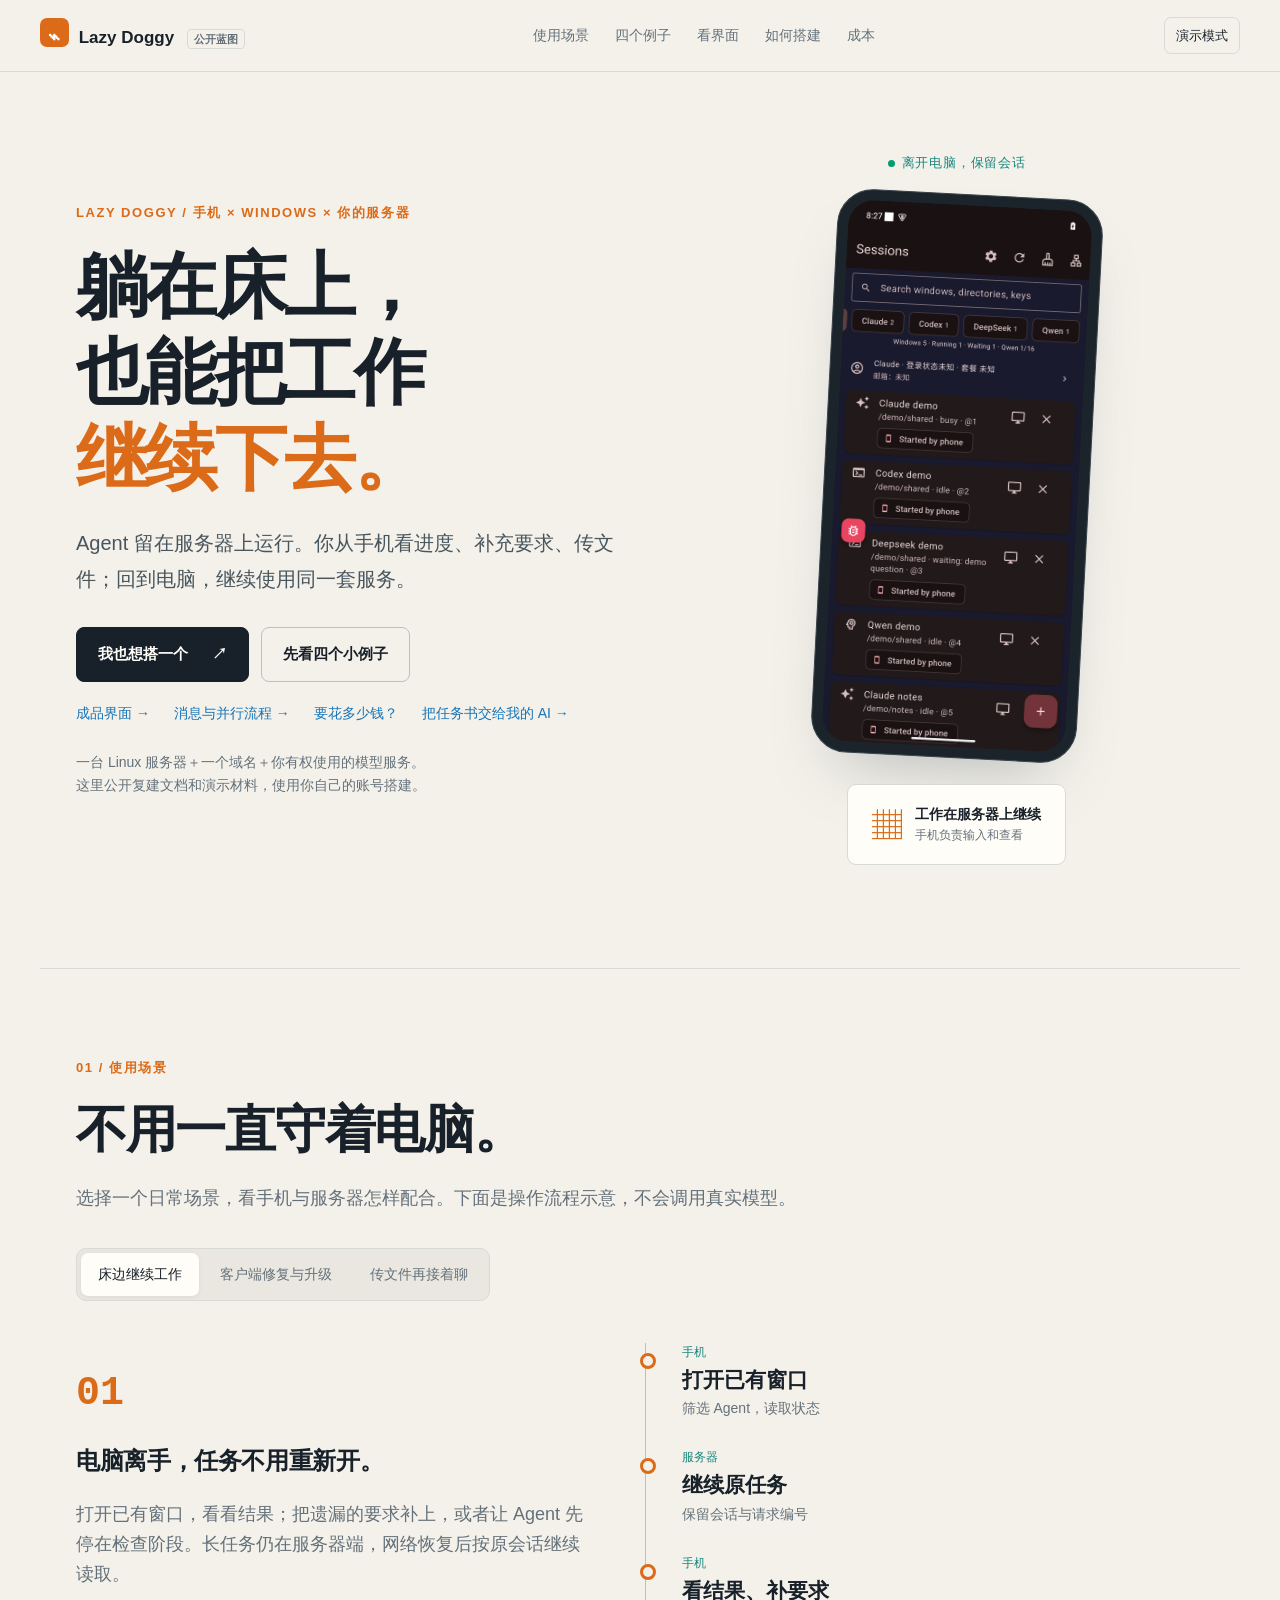
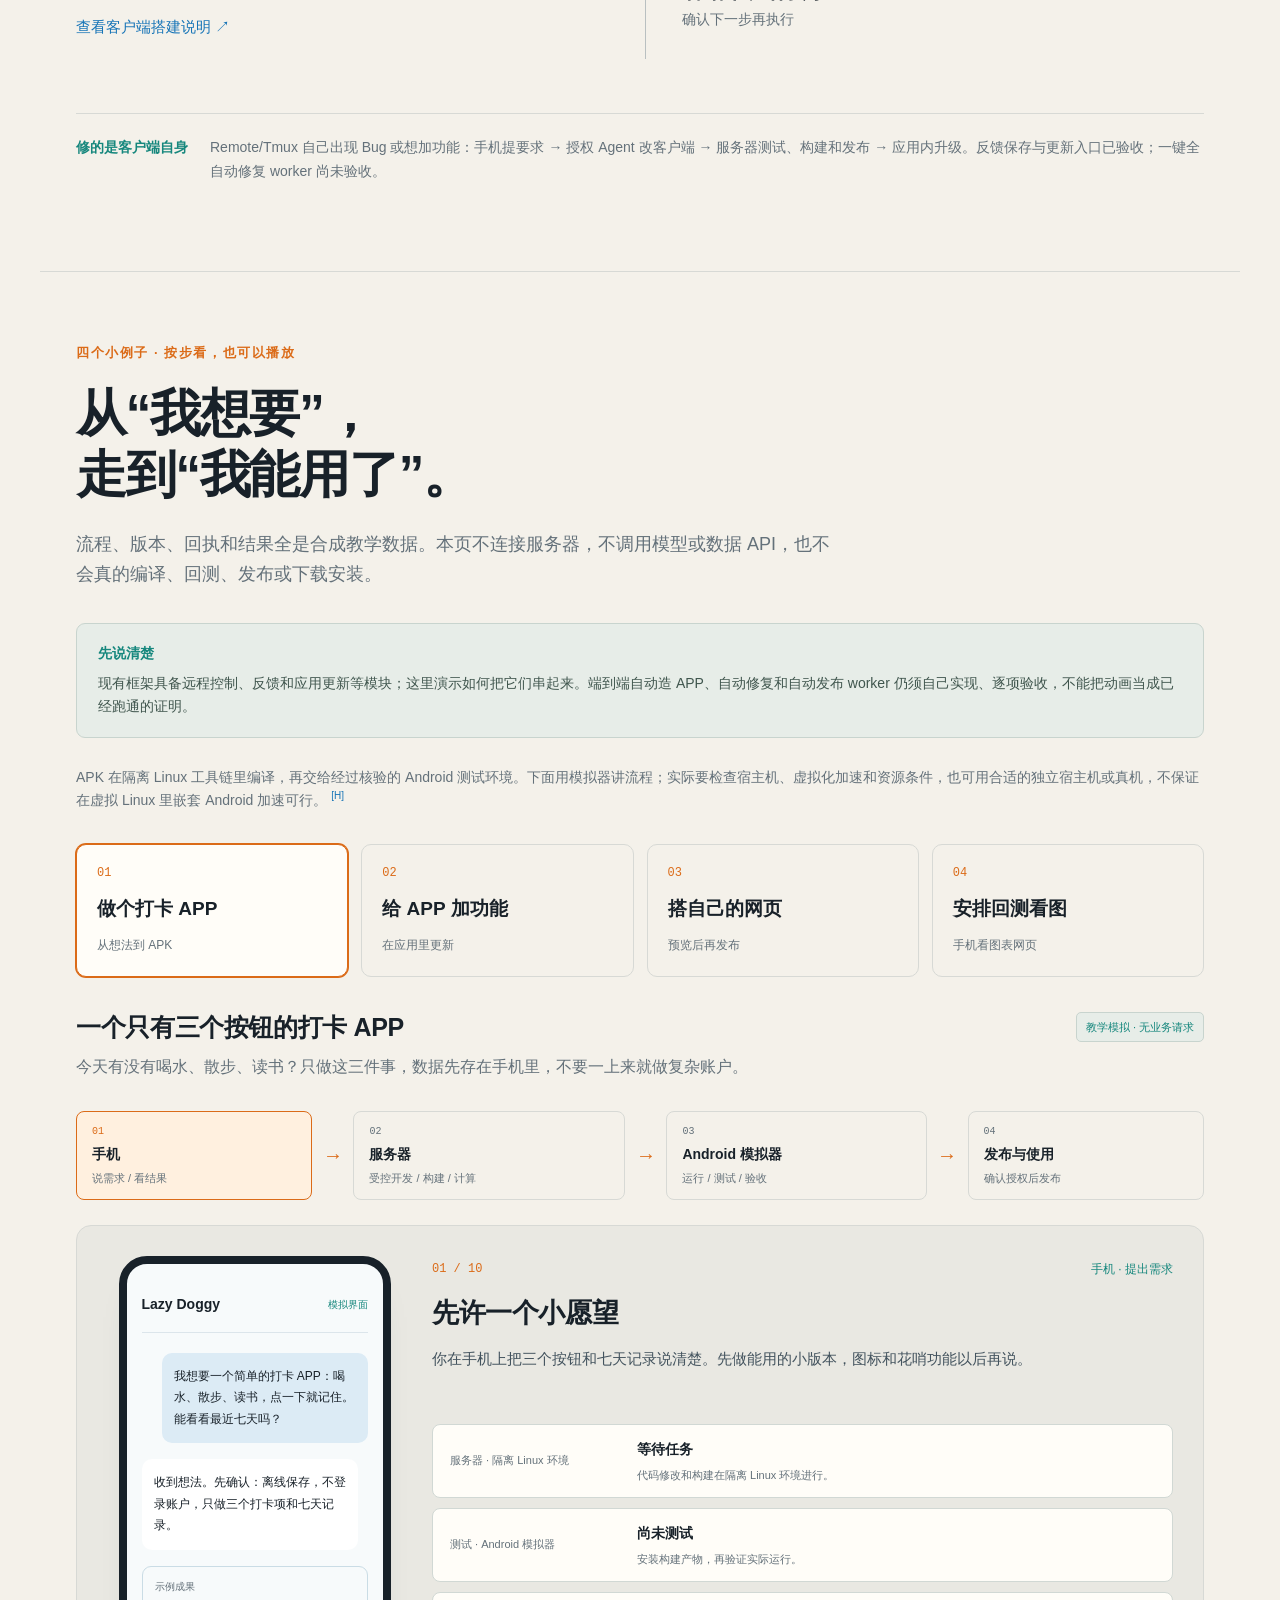
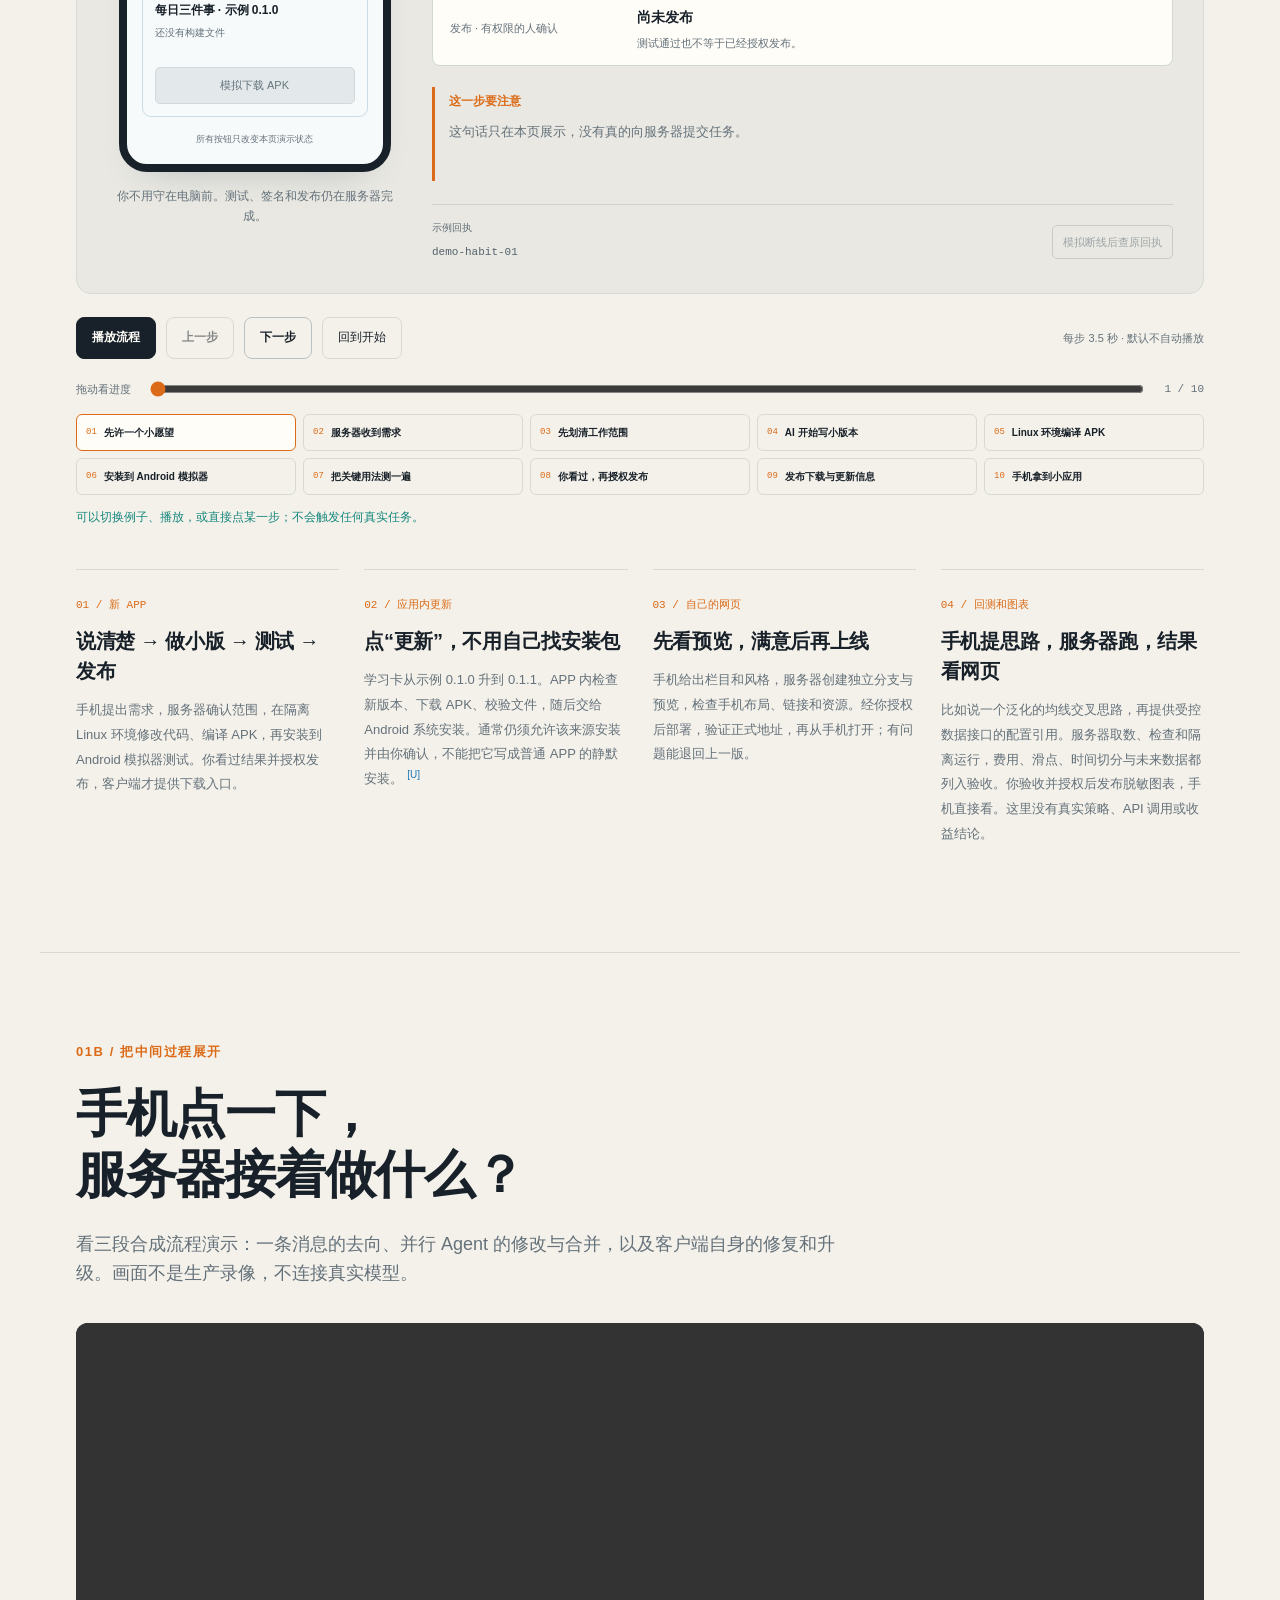
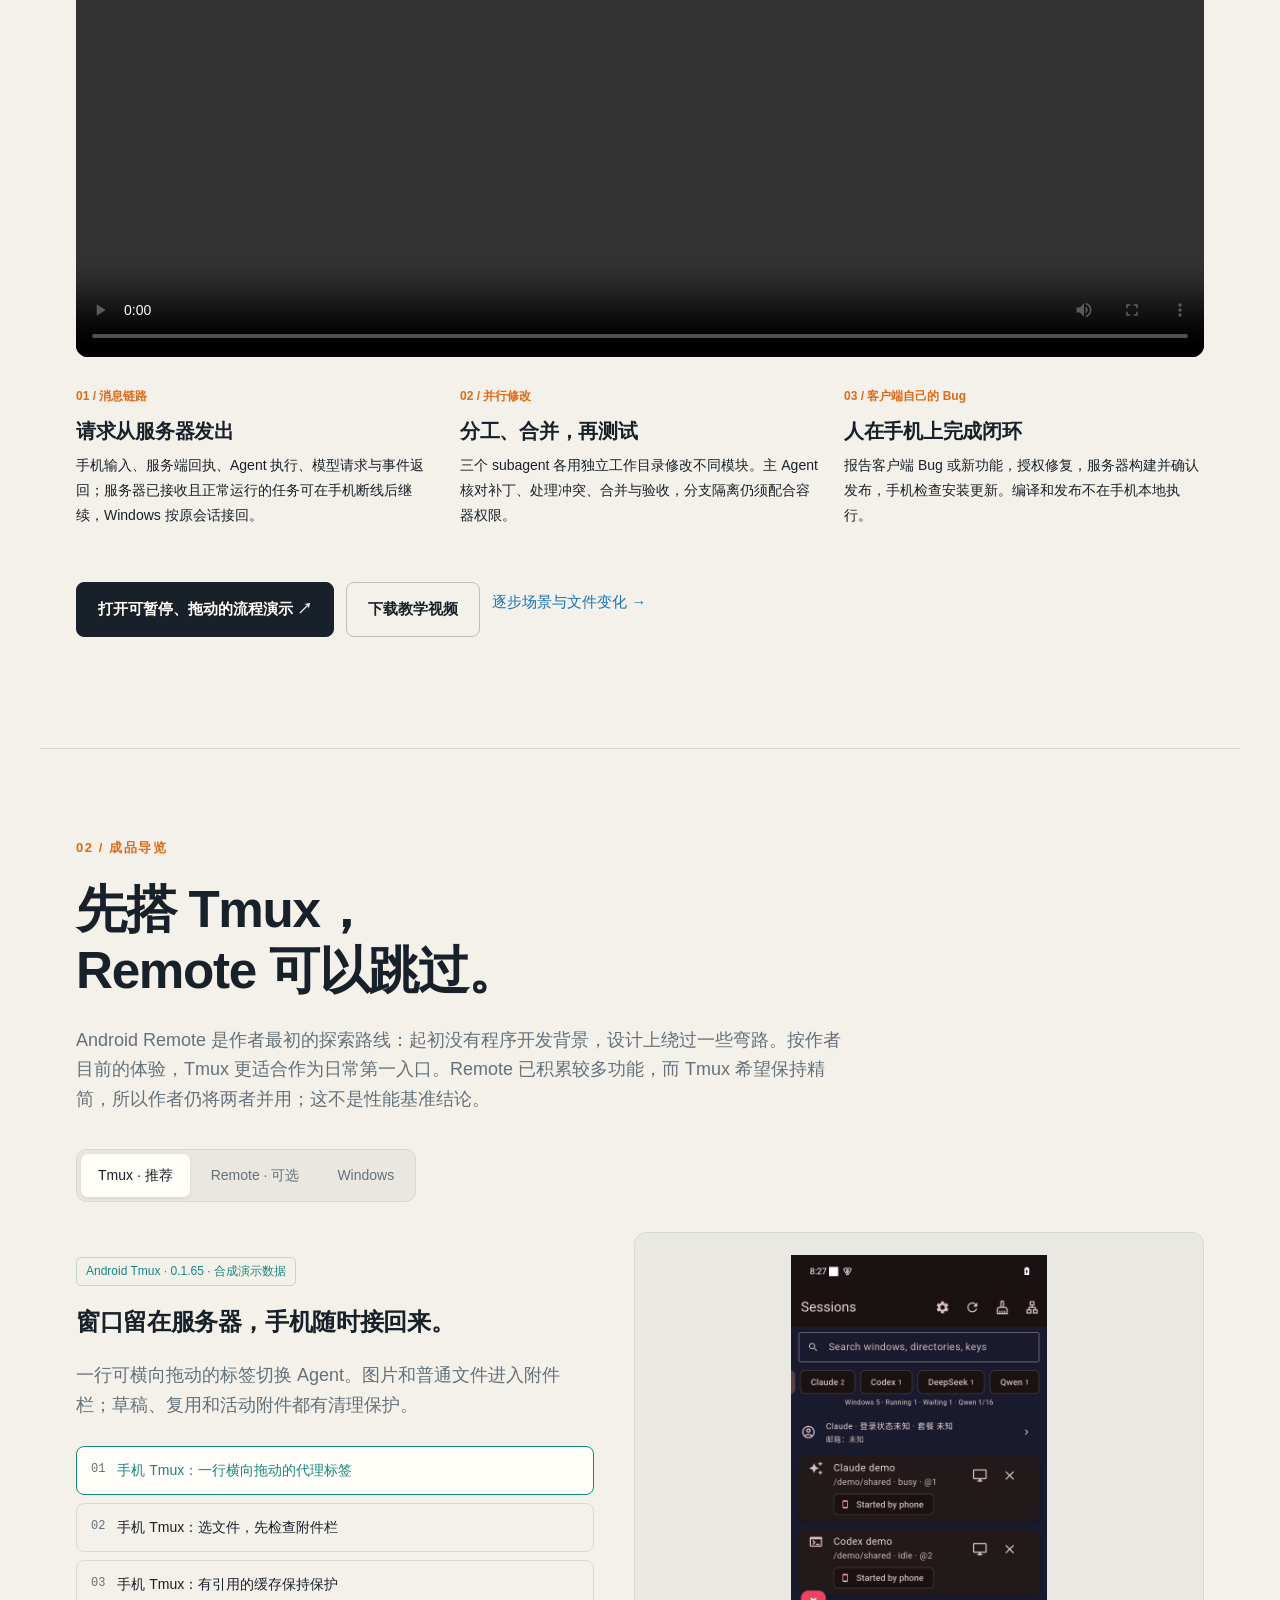
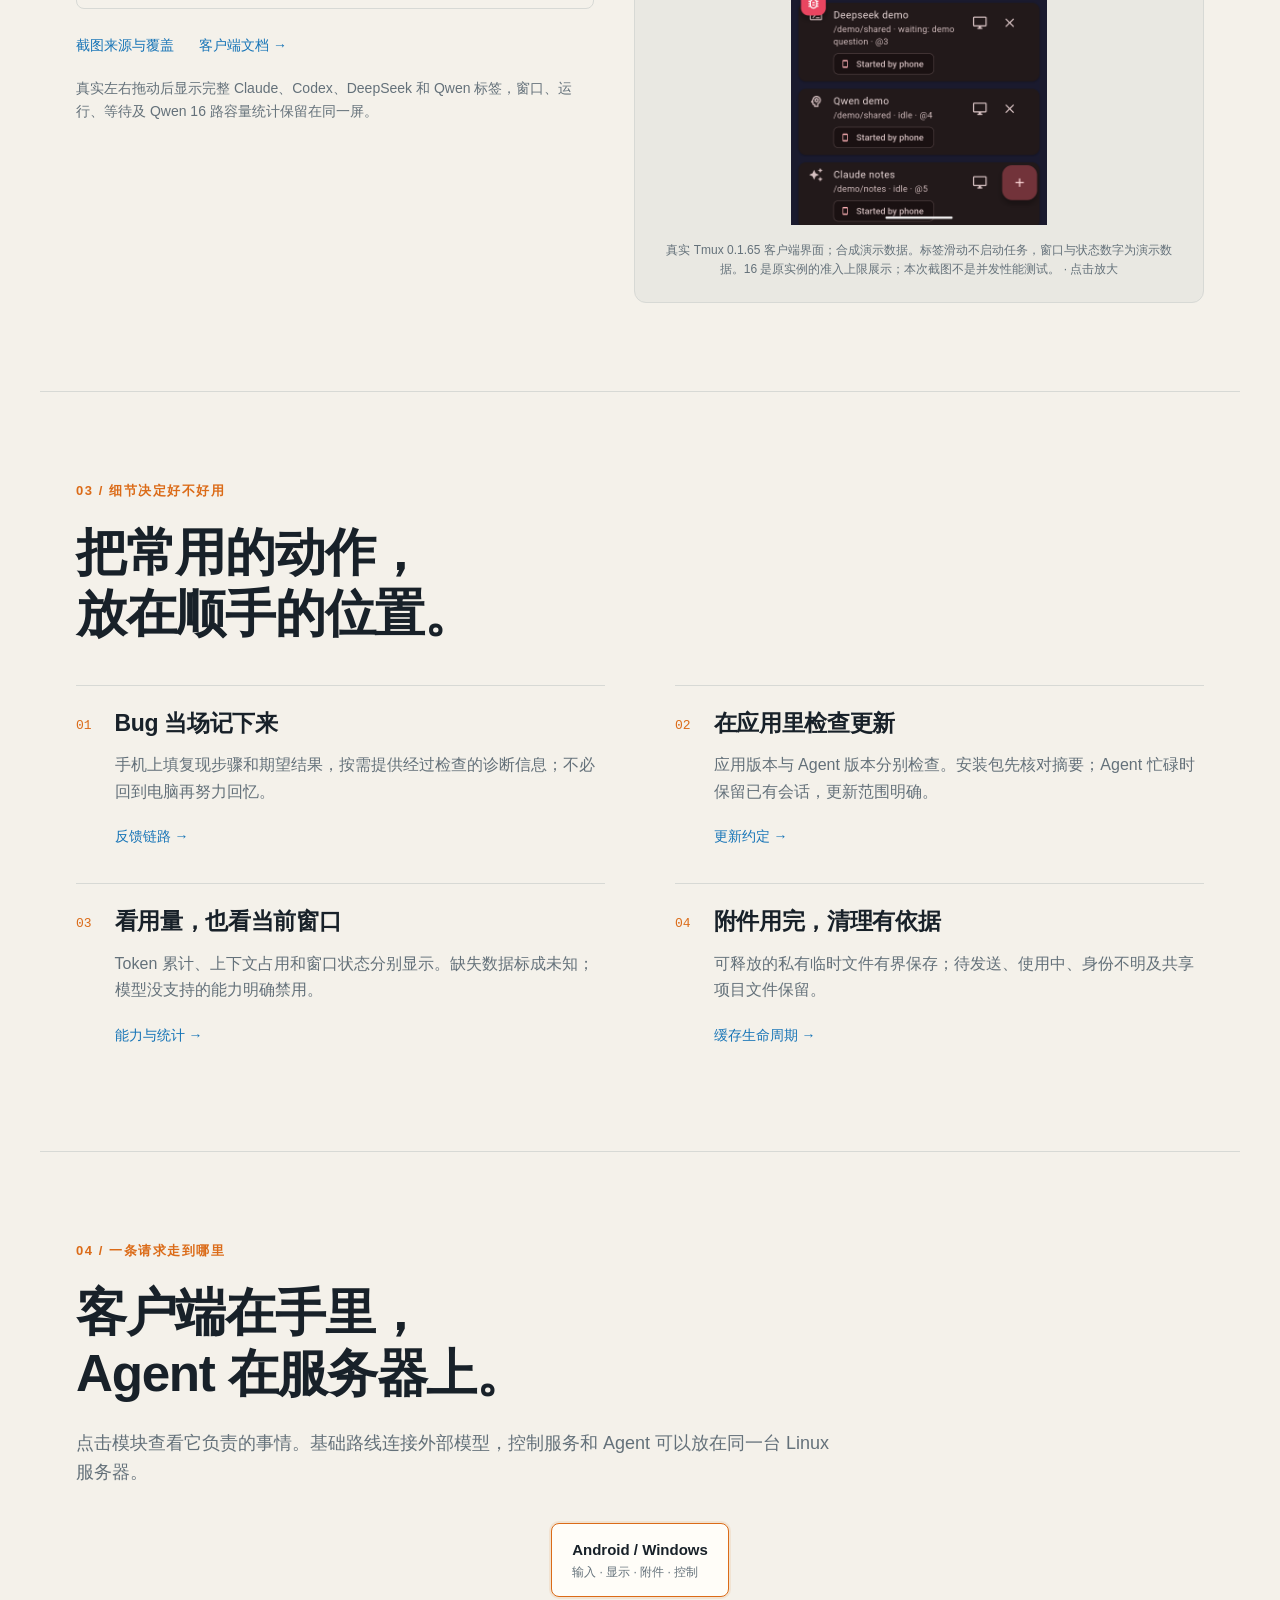
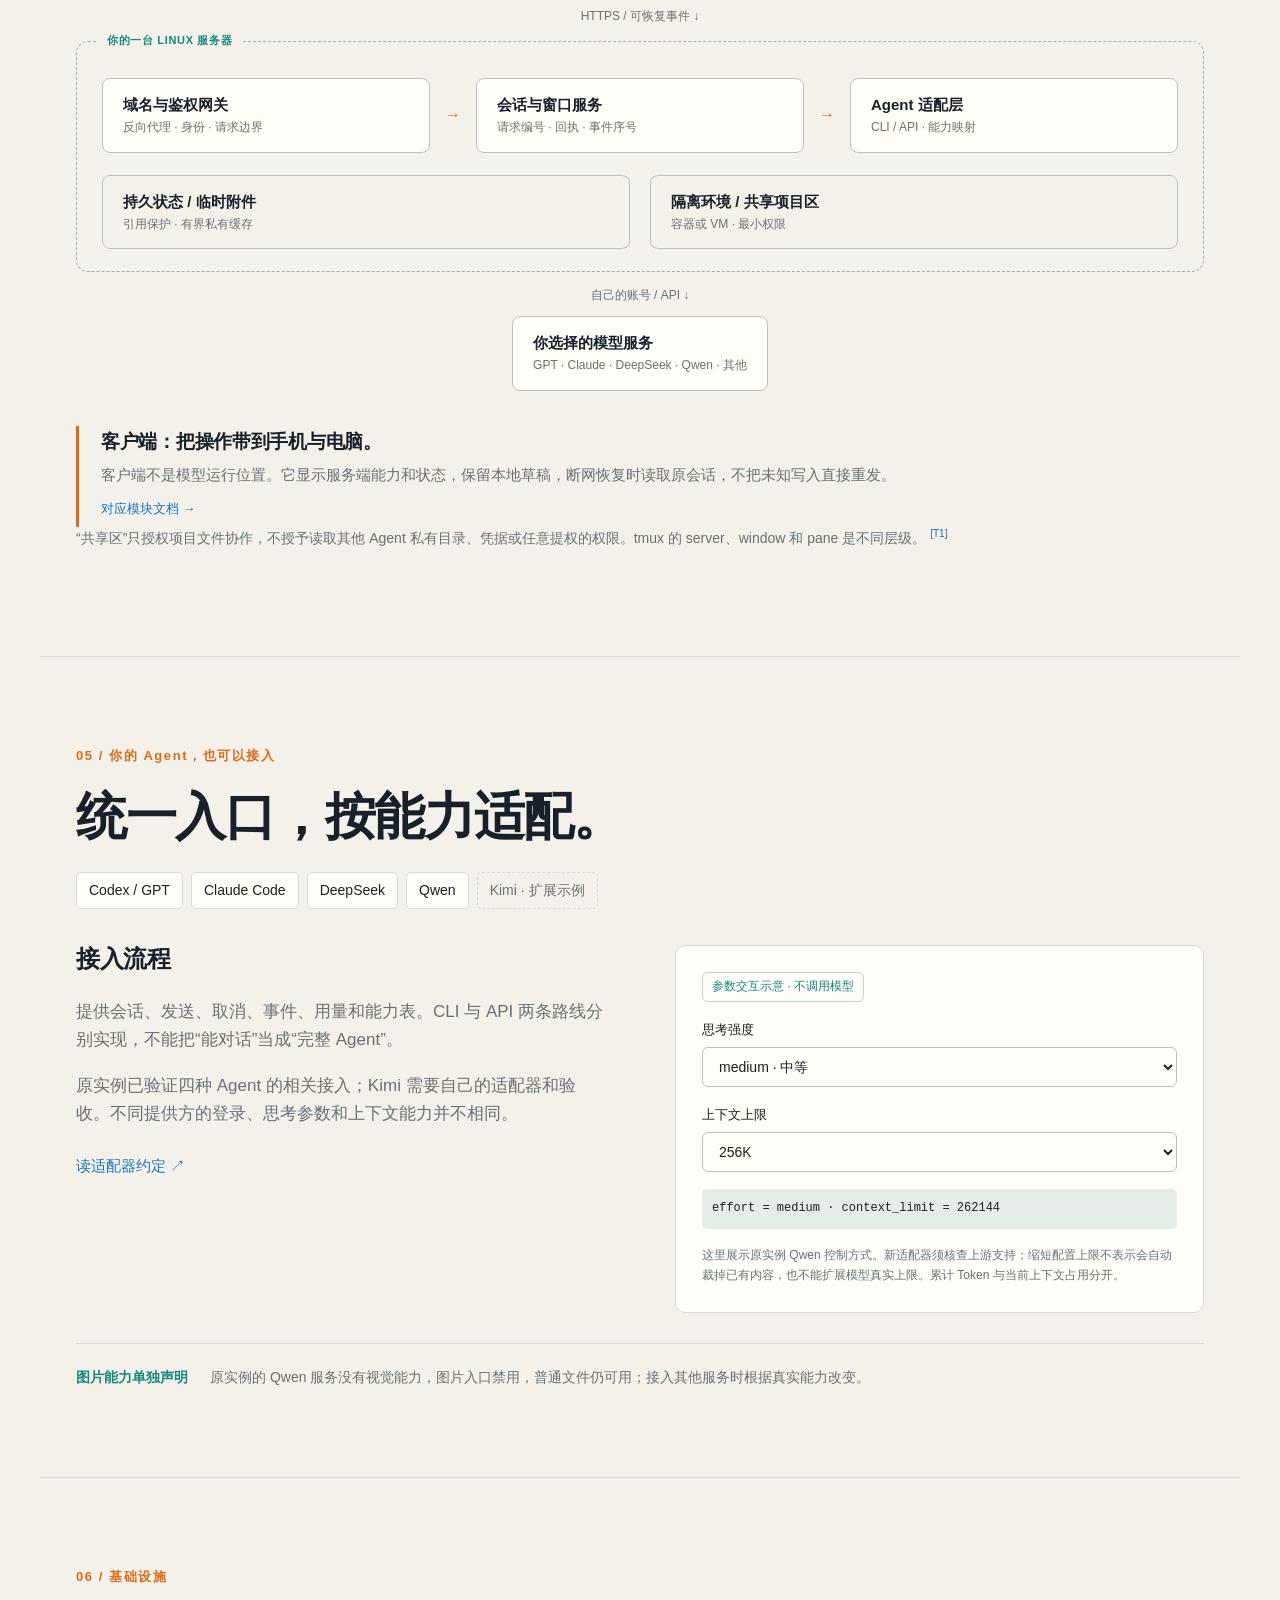
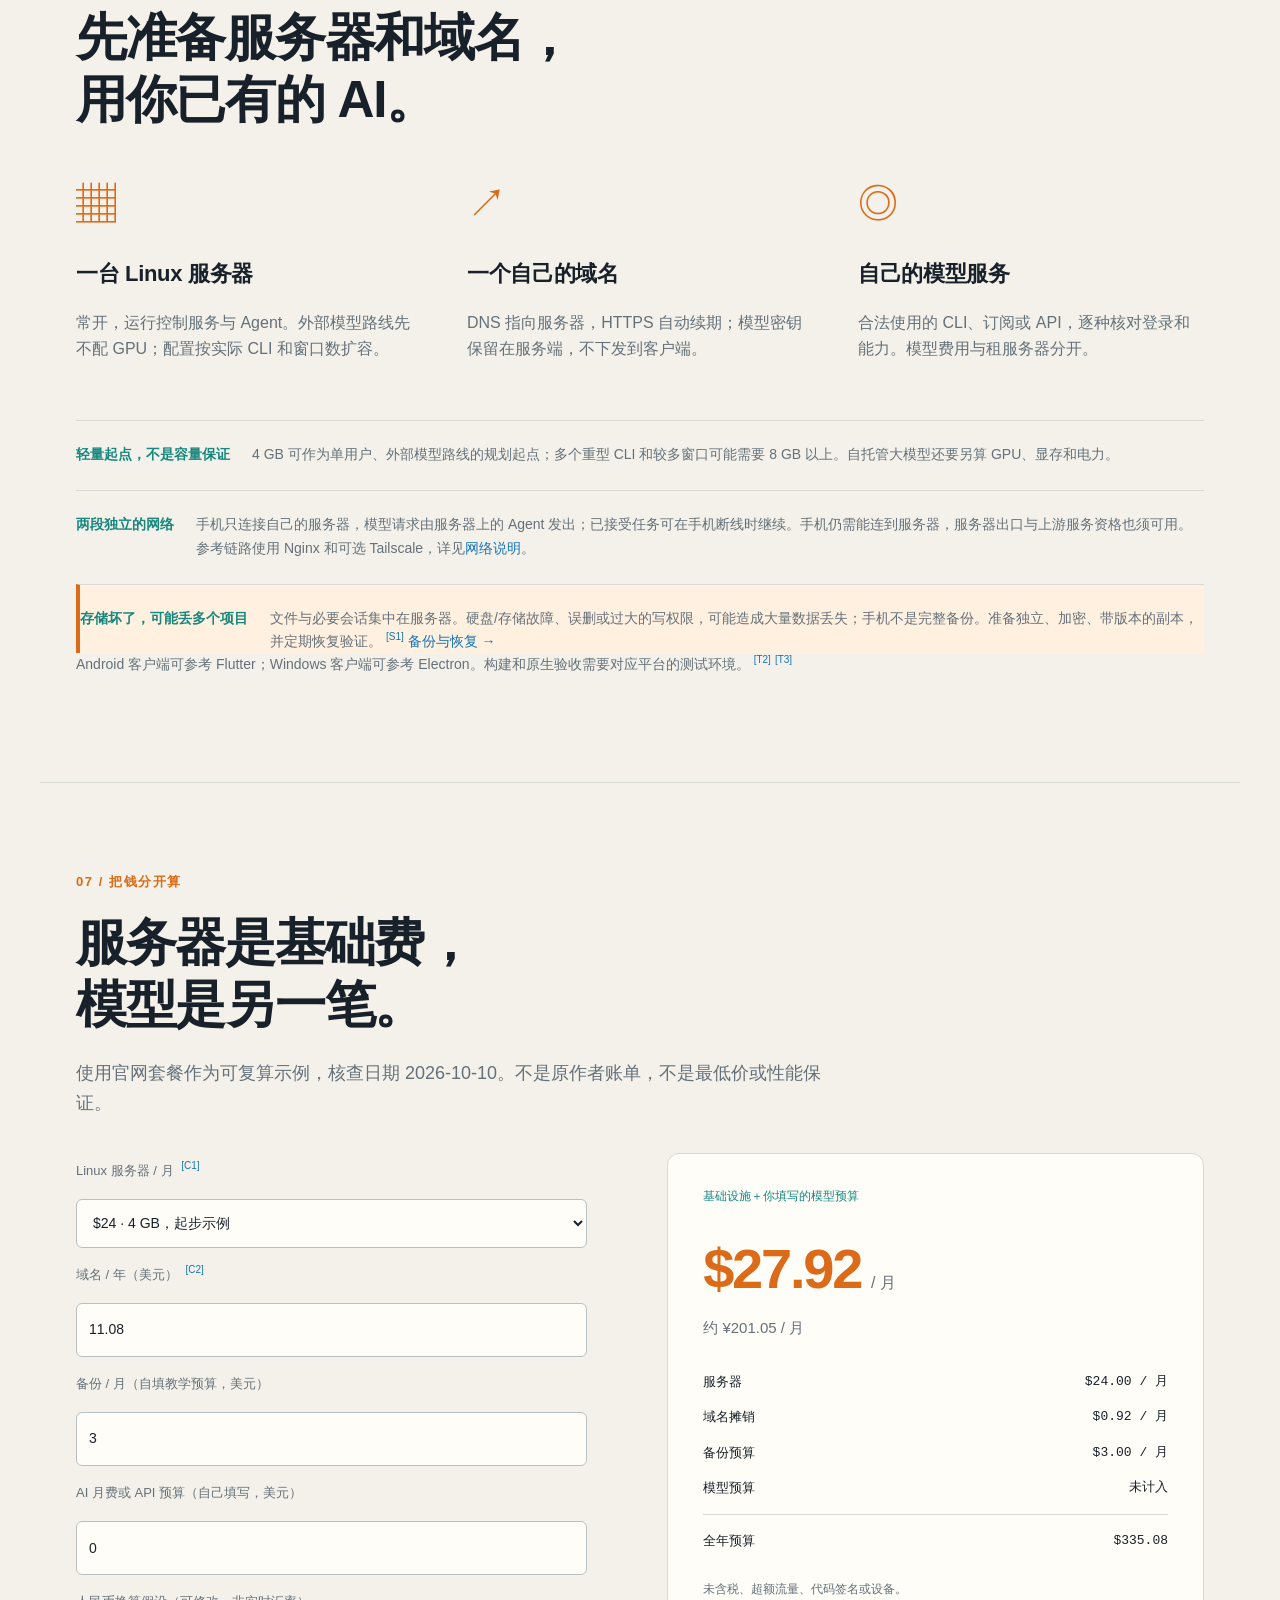
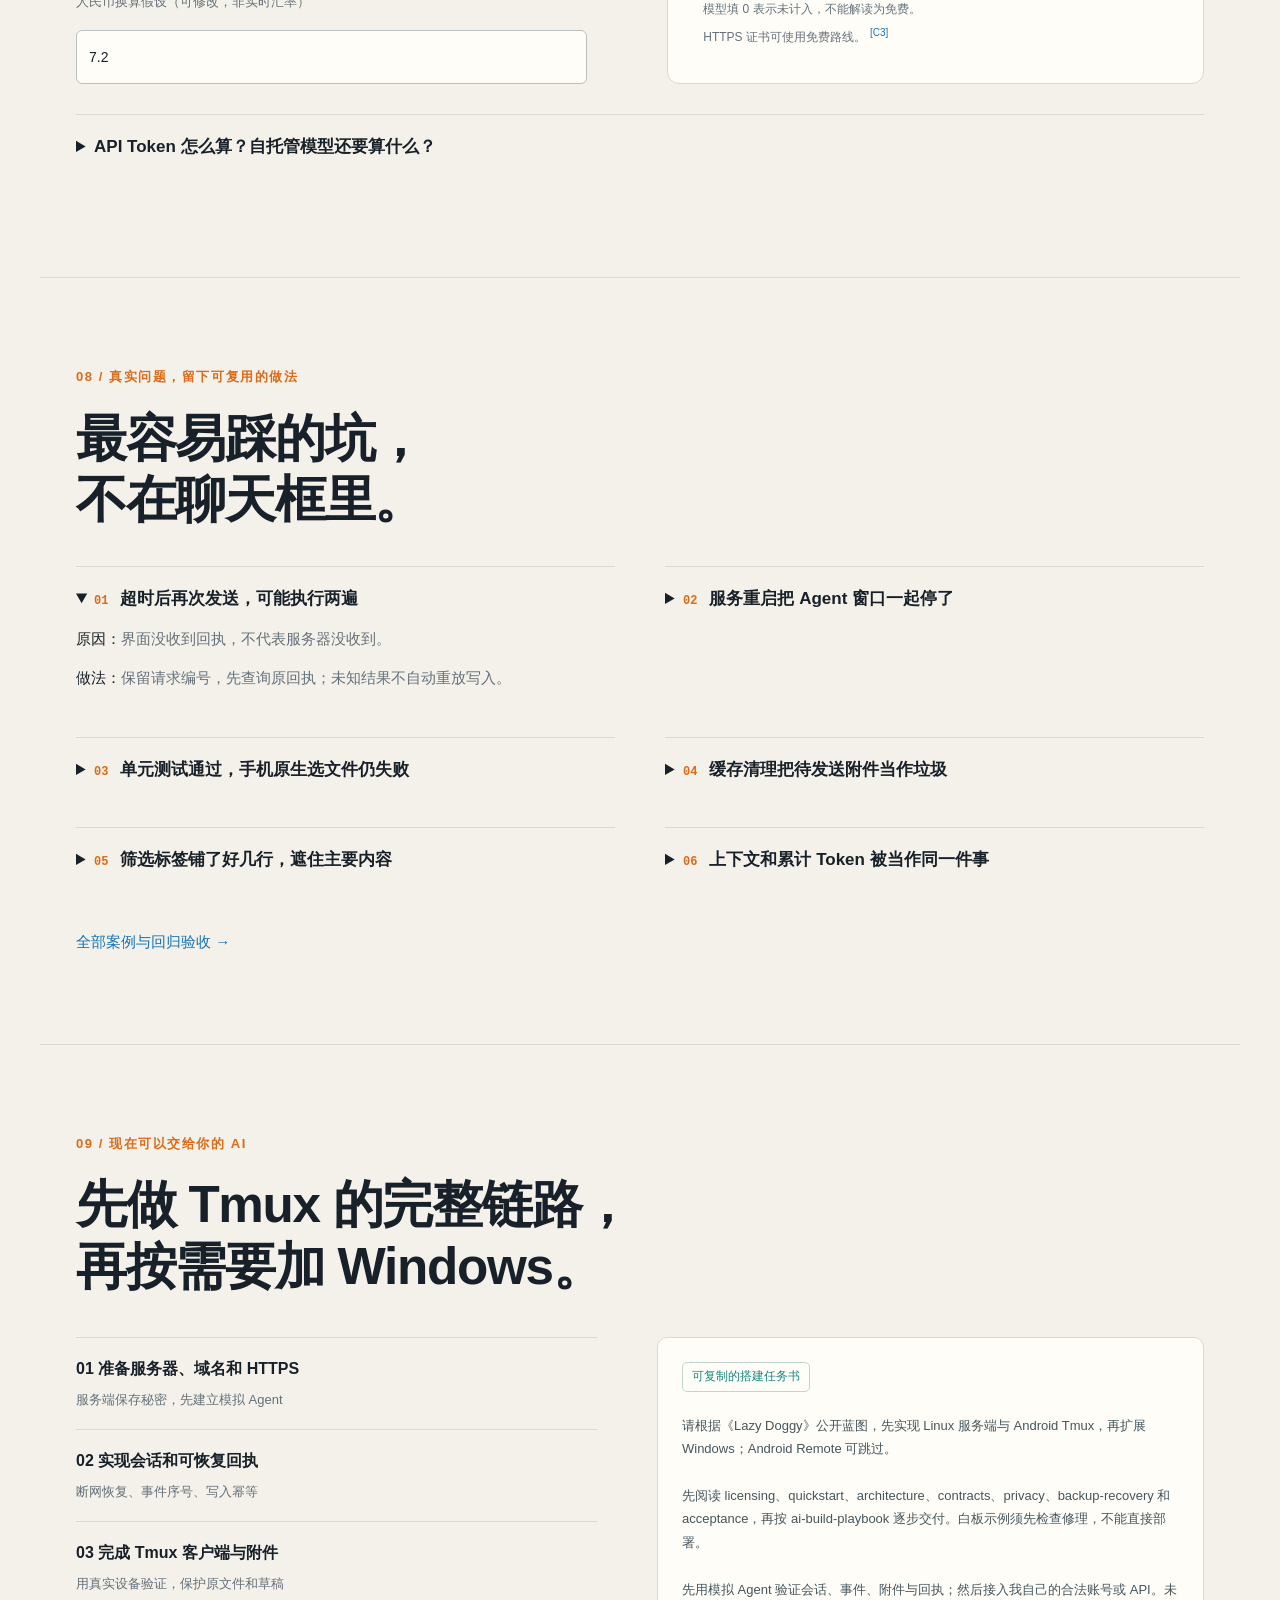
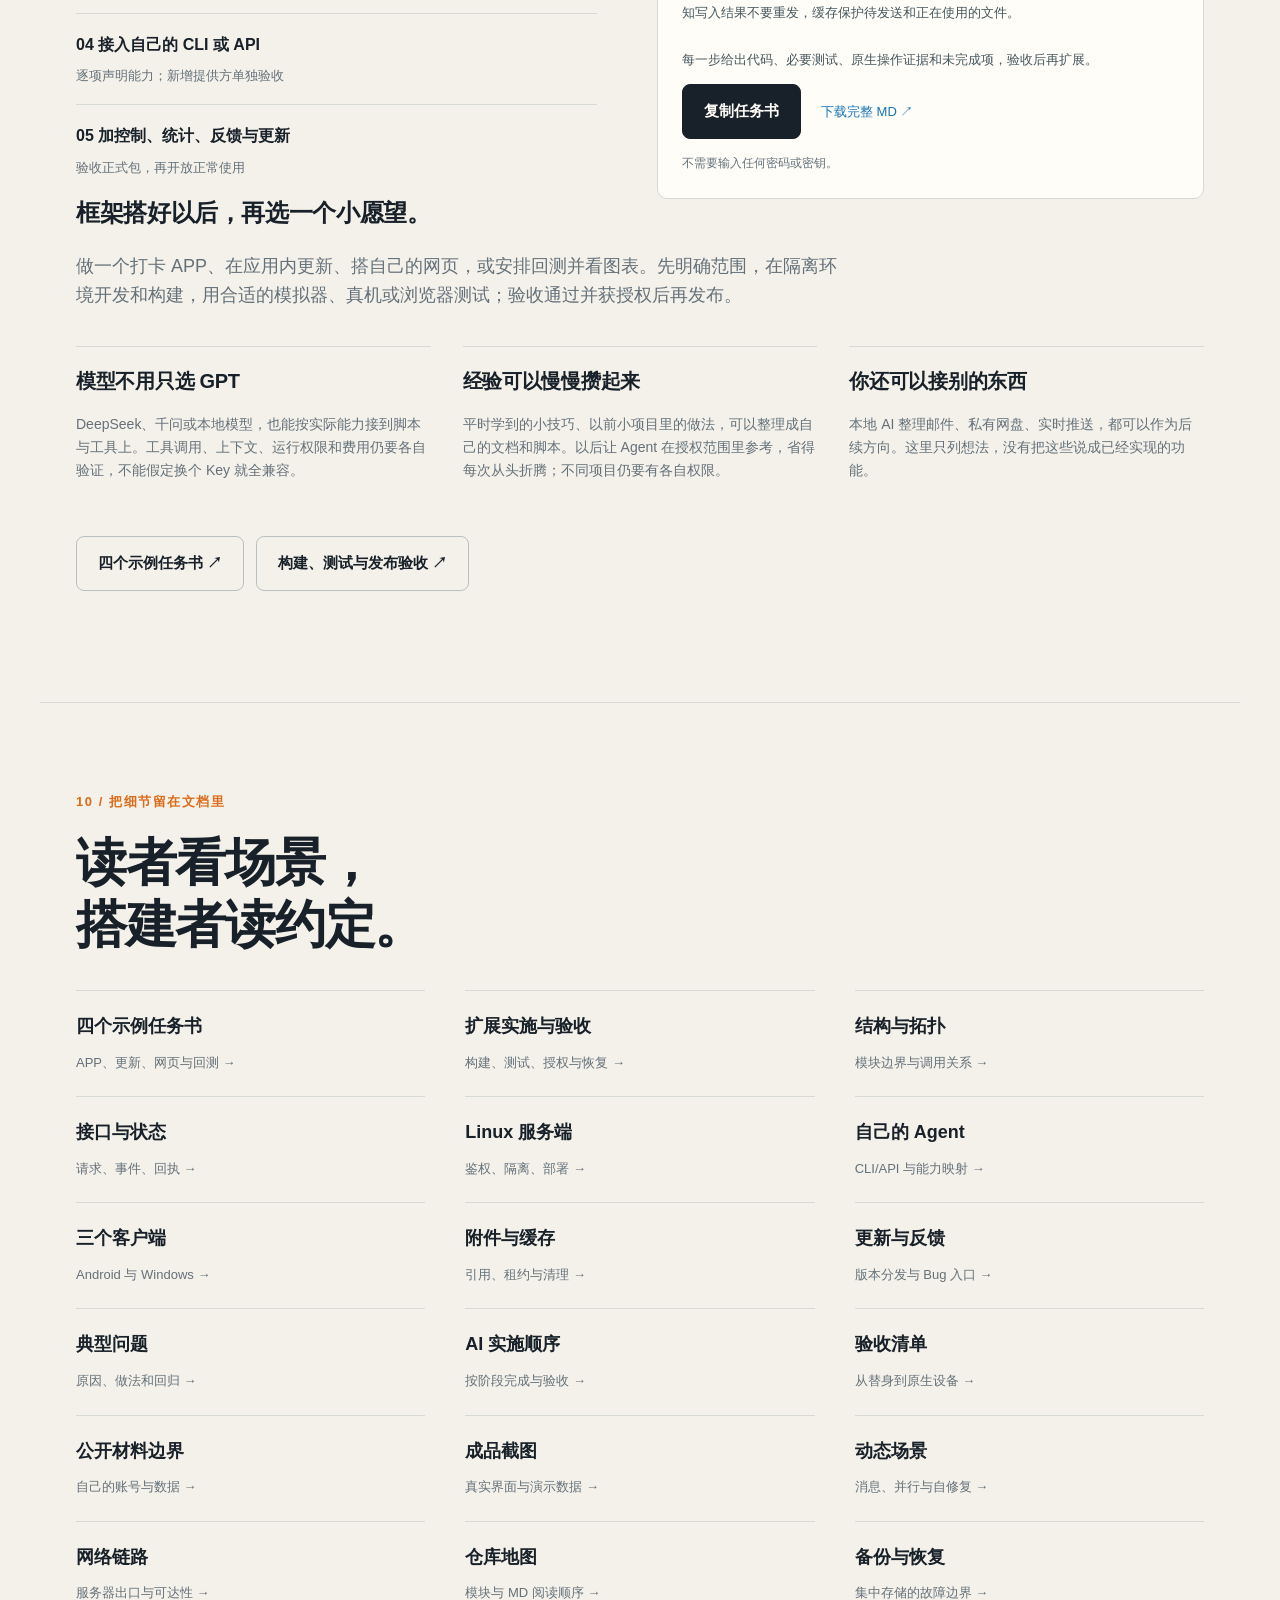
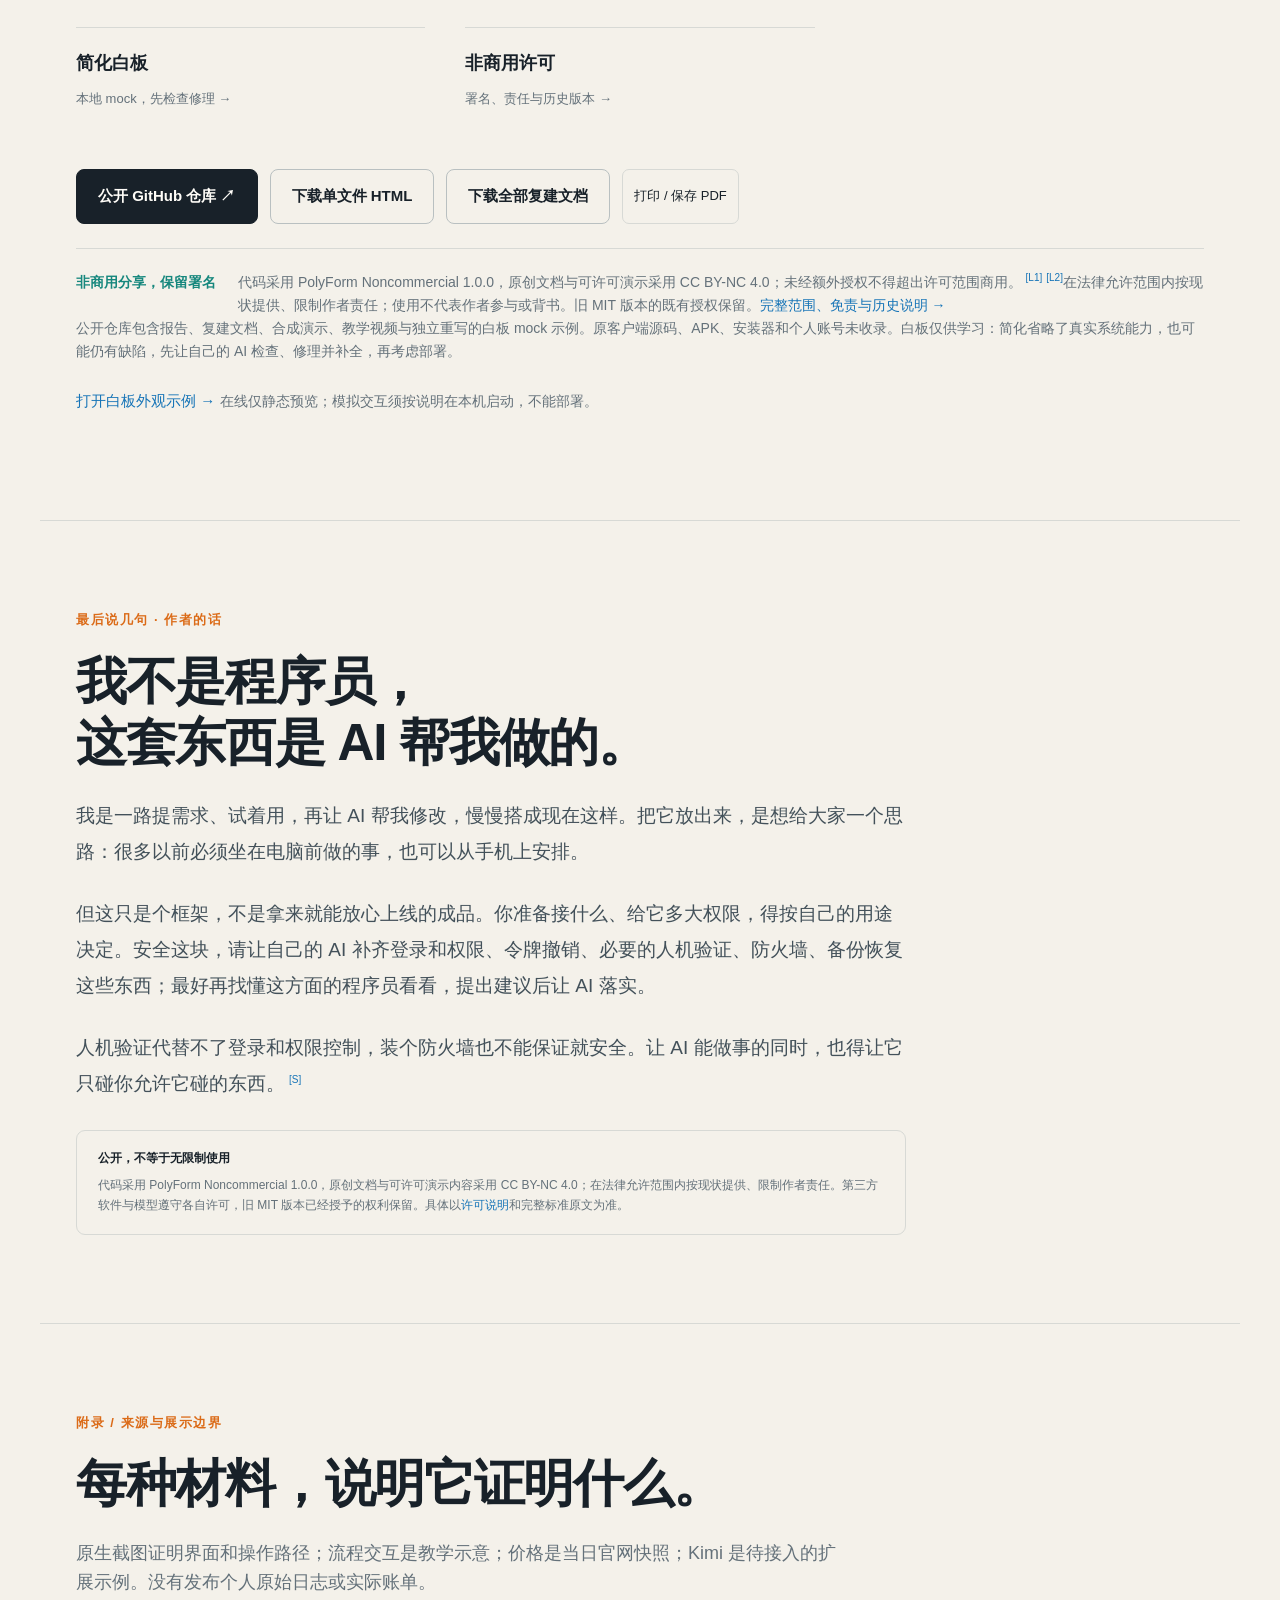
<file: index.html>
<!doctype html>
<html lang="zh-CN">
<head>
  <meta charset="utf-8">
  <meta name="viewport" content="width=device-width,initial-scale=1">
  <meta name="description" content="把服务器上的 AI Agent 带到手机与 Windows：真实界面、四个互动示例、拓扑、成本与公开复建文档。">
  <meta name="referrer" content="no-referrer">
  <meta http-equiv="Content-Security-Policy" content="default-src 'none'; script-src 'self'; style-src 'self'; img-src 'self' data:; media-src 'self'; connect-src 'none'; object-src 'none'; base-uri 'none'; form-action 'none'">
  <title>Lazy Doggy · 躺在床上，也能安排 AI 干活</title>
  <link rel="canonical" href="https://hoary-stock.github.io/lazy-doggy/">
  <link rel="stylesheet" href="assets/showcase.css">
  <link rel="stylesheet" href="assets/examples.css">
</head>
<body>
<a class="skip" href="#overview">跳到正文</a>
<header class="topbar">
  <a class="brand" href="#overview"><span class="brand-mark" aria-hidden="true">⌁</span> Lazy Doggy <small>公开蓝图</small></a>
  <nav aria-label="主要章节"><a href="#scenes">使用场景</a><a href="#examples">四个例子</a><a href="#tour">看界面</a><a href="#build">如何搭建</a><a href="#cost">成本</a></nav>
  <button id="mode-button" class="quiet" aria-pressed="false">演示模式</button>
</header>
<main>
<section id="overview" class="page hero" data-label="从床边开始">
  <div class="hero-copy">
    <p class="eyebrow">LAZY DOGGY / 手机 × WINDOWS × 你的服务器</p>
    <h1>躺在床上，<br>也能把工作<br><em>继续下去。</em></h1>
    <p class="lead">Agent 留在服务器上运行。你从手机看进度、补充要求、传文件；回到电脑，继续使用同一套服务。</p>
    <div class="hero-actions"><a class="primary" href="#build">我也想搭一个 <span>↗</span></a><a class="secondary" href="#examples">先看四个小例子</a></div>
    <div class="hero-shortcuts"><a href="#tour">成品界面 →</a><a href="#demos">消息与并行流程 →</a><a href="#cost">要花多少钱？</a><a href="AI_BUILD_PROMPT.md">把任务书交给我的 AI →</a></div>
    <p class="fine">一台 Linux 服务器＋一个域名＋你有权使用的模型服务。<br>这里公开复建文档和演示材料，使用你自己的账号搭建。</p>
  </div>
  <div class="hero-visual">
    <div class="visual-kicker"><span class="live-dot"></span>离开电脑，保留会话</div>
    <div class="phone hero-phone"><img id="hero-shot" alt="Android Tmux 客户端的真实演示界面" hidden><div id="hero-demo" class="phone-demo"><div class="demo-top">示例项目 <span>运行中</span></div><div class="demo-tabs">All · Claude · Codex · DeepSeek · Qwen</div><p class="bubble user">先检查报错，再给我修复方案。</p><p class="bubble">已找到异常路径。保留原文件，先在测试目录验证。</p><div class="demo-file">▤ example.txt <small>待发送附件</small></div><div class="demo-compose">补充要求… <b>↑</b></div><small class="demo-label">流程示意 · 非真实对话</small></div></div>
    <div class="server-note"><span>▦</span><div><b>工作在服务器上继续</b><small>手机负责输入和查看</small></div></div>
  </div>
</section>

<section id="scenes" class="page" data-label="能做什么">
  <p class="eyebrow">01 / 使用场景</p><h2>不用一直守着电脑。</h2>
  <p class="intro">选择一个日常场景，看手机与服务器怎样配合。下面是操作流程示意，不会调用真实模型。</p>
  <div class="segmented" role="group" aria-label="选择使用场景"><button data-scene="bed" aria-pressed="true">床边继续工作</button><button data-scene="bug" aria-pressed="false">客户端修复与升级</button><button data-scene="file" aria-pressed="false">传文件再接着聊</button></div>
  <div class="scene-layout"><div class="scene-story"><span class="number" id="scene-number">01</span><h3 id="scene-title">电脑离手，任务不用重新开。</h3><p id="scene-text">打开已有窗口，看看结果；把遗漏的要求补上，或者让 Agent 先停在检查阶段。长任务仍在服务器端，网络恢复后按原会话继续读取。</p><a id="scene-doc" class="text-link" href="docs/clients-build.md">查看客户端搭建说明 ↗</a></div><ol class="scene-steps" id="scene-steps"><li><span>手机</span><b>打开已有窗口</b><small>筛选 Agent，读取状态</small></li><li><span>服务器</span><b>继续原任务</b><small>保留会话与请求编号</small></li><li><span>手机</span><b>看结果、补要求</b><small>确认下一步再执行</small></li></ol></div>
  <div class="note"><b>修的是客户端自身</b><span>Remote/Tmux 自己出现 Bug 或想加功能：手机提要求 → 授权 Agent 改客户端 → 服务器测试、构建和发布 → 应用内升级。反馈保存与更新入口已验收；一键全自动修复 worker 尚未验收。</span></div>
</section>

<section class="page example-page" id="examples" data-label="四个互动示例">
  <p class="eyebrow">四个小例子 · 按步看，也可以播放</p>
  <h2>从“我想要”，<br>走到“我能用了”。</h2>
  <p class="intro">流程、版本、回执和结果全是合成教学数据。本页不连接服务器，不调用模型或数据 API，也不会真的编译、回测、发布或下载安装。</p>
  <div class="scope-note"><b>先说清楚</b><p>现有框架具备远程控制、反馈和应用更新等模块；这里演示如何把它们串起来。端到端自动造 APP、自动修复和自动发布 worker 仍须自己实现、逐项验收，不能把动画当成已经跑通的证明。</p></div>
  <p class="fine">APK 在隔离 Linux 工具链里编译，再交给经过核验的 Android 测试环境。下面用模拟器讲流程；实际要检查宿主机、虚拟化加速和资源条件，也可用合适的独立宿主机或真机，不保证在虚拟 Linux 里嵌套 Android 加速可行。<sup class="citation"><a href="#ref-android-acceleration" aria-label="参考 H：Android 模拟器硬件加速限制">[H]</a></sup></p>
  <div class="scenario-tabs" role="group" aria-label="选择示例">
    <button type="button" data-scenario="habit" aria-pressed="true"><span>01</span><b>做个打卡 APP</b><small>从想法到 APK</small></button>
    <button type="button" data-scenario="update" aria-pressed="false"><span>02</span><b>给 APP 加功能</b><small>在应用里更新</small></button>
    <button type="button" data-scenario="website" aria-pressed="false"><span>03</span><b>搭自己的网页</b><small>预览后再发布</small></button>
    <button type="button" data-scenario="backtest" aria-pressed="false"><span>04</span><b>安排回测看图</b><small>手机看图表网页</small></button>
  </div>
  <div class="scenario-summary"><div><h3 id="scenario-title">一个只有三个按钮的打卡 APP</h3><p id="scenario-description">今天有没有喝水、散步、读书？只做这三件事，数据先存在手机里，不要一上来就做复杂账户。</p></div><span class="synthetic-label">教学模拟 · 无业务请求</span></div>
  <div class="journey" aria-label="当前流程阶段">
    <div data-node="phone" class="journey-node is-active"><span>01</span><b>手机</b><small>说需求 / 看结果</small></div><span class="journey-arrow" aria-hidden="true">→</span>
    <div data-node="server" class="journey-node"><span>02</span><b>服务器</b><small>受控开发 / 构建 / 计算</small></div><span class="journey-arrow" aria-hidden="true">→</span>
    <div data-node="test" class="journey-node"><span>03</span><b id="test-node-title">Android 模拟器</b><small>运行 / 测试 / 验收</small></div><span class="journey-arrow" aria-hidden="true">→</span>
    <div data-node="release" class="journey-node"><span>04</span><b>发布与使用</b><small>确认授权后发布</small></div>
  </div>
  <div class="demo-board">
    <div class="demo-phone-wrap">
      <div class="demo-phone">
        <div class="demo-phone-head">Lazy Doggy <span>模拟界面</span></div>
        <p class="demo-message user-message" id="phone-wish">我想要一个简单的打卡 APP，喝水、散步、读书，点一下就记住。</p>
        <p class="demo-message agent-message" id="phone-reply">先把需求说清楚，再交给服务器。</p>
        <div class="phone-result" id="phone-result"><small>示例成果</small><b id="artifact-name">每日三件事 · 0.1.0</b><span id="artifact-status">还没有构建文件</span><button type="button" id="result-button" disabled>模拟下载 APK</button></div>
        <p class="phone-foot">所有按钮只改变本页演示状态</p>
      </div>
      <p class="device-caption" id="device-caption">你不用守在电脑前。测试、签名和发布仍在服务器完成。</p>
    </div>
    <div class="server-work">
      <div class="stage-head"><span id="step-counter">01 / 10</span><span id="step-badge">手机 · 提出需求</span></div>
      <h3 id="step-title">先许一个小愿望</h3>
      <p class="step-description" id="step-description">把最想要的功能说清楚，先做一个小版本。</p>
      <div class="work-cards">
        <article><span class="work-kicker">服务器 · 隔离 Linux 环境</span><b id="build-status">等待任务</b><p id="build-detail">代码修改和 APK 编译在这里进行。</p></article>
        <article><span class="work-kicker" id="test-kicker">测试 · Android 模拟器</span><b id="test-status">尚未测试</b><p id="test-detail">安装构建产物，再验证实际运行。</p></article>
        <article><span class="work-kicker">发布 · 有权限的人确认</span><b id="release-status">尚未发布</b><p id="release-detail">测试通过也不等于已经授权发布。</p></article>
      </div>
      <div class="step-guard"><b>这一步要注意</b><p id="step-guard">页面只是教学，没有真的向服务器提交任务。</p><span id="step-reference" class="step-reference"></span></div>
      <div class="receipt-line"><div><small>示例回执</small><code id="receipt-id">demo-habit-01</code></div><button type="button" id="receipt-button" disabled>模拟断线后查原回执</button></div>
    </div>
  </div>
  <div class="playback-controls" role="group" aria-label="流程播放与逐步控制">
    <button type="button" id="play-button" class="primary">播放流程</button><button type="button" id="previous-button" class="secondary" disabled>上一步</button><button type="button" id="next-button" class="secondary">下一步</button><button type="button" id="restart-button" class="quiet">回到开始</button>
    <span class="playback-note">每步 3.5 秒 · 默认不自动播放</span>
  </div>
  <div class="scrubber"><label for="step-range">拖动看进度</label><input id="step-range" type="range" min="0" max="9" value="0" step="1" aria-valuetext="第 1 步，共 10 步"><output id="range-label" for="step-range">1 / 10</output></div>
  <div id="step-list" class="step-list" role="group" aria-label="选择流程步骤"></div>
  <p id="interaction-status" class="interaction-status" role="status">可以切换例子、播放，或直接点某一步；不会触发任何真实任务。</p>
  <noscript><p class="scope-note">互动需要浏览器开启 JavaScript；也可以直接阅读下方流程摘要和示例任务书。</p></noscript>
  <div id="backtest-chart" class="backtest-panel" hidden>
    <div class="chart-heading"><div><p class="eyebrow">回测图表 · 只演示这条链路</p><h3>跑完以后，手机看一个图表网页。</h3></div><span id="chart-status" class="synthetic-label">先完成数据与脚本检查</span></div>
    <p class="fine">这条曲线只有 12 个预设合成数字，没有单位、标的、收益率或真实回测结论。切到第 7 步才展示；往回看，图表也会回到尚未生成的状态。</p>
    <svg id="synthetic-chart" class="synthetic-chart" viewBox="0 0 720 280" role="img" aria-labelledby="chart-title chart-description">
      <title id="chart-title">无单位合成教学曲线</title><desc id="chart-description">图表只展示页面预设的十二个数字，不是策略运算或实际回测结果。</desc>
      <g class="chart-grid"><path d="M62 38H690M62 88H690M62 138H690M62 188H690M62 238H690"></path><path d="M62 38V238M219 38V238M376 38V238M533 38V238M690 38V238"></path></g>
      <g class="chart-axis-text"><text x="62" y="23">合成值（无单位）</text><text x="62" y="262">1</text><text x="376" y="262" text-anchor="middle">示意时点</text><text x="690" y="262" text-anchor="end">12</text></g>
      <text id="chart-empty" class="chart-empty" x="376" y="143" text-anchor="middle">尚未生成 · 第 7 步出现合成曲线</text>
      <polyline id="backtest-chart-line" class="chart-line" points="" hidden></polyline>
      <g id="backtest-chart-points" class="chart-points" hidden></g>
    </svg>
    <div class="gif-preview"><div><b>也可以看这条链路的小动图</b><p>合成教学动图，曲线不是实际回测结果。动图和上方图表是两套独立的合成示意；它单独展示完整链路，不跟随上方步骤。默认显示静态图，点播放才切到动图；停止会回到静态图，不是暂停在原帧。</p><button id="gif-toggle" class="secondary" type="button" aria-pressed="false">播放动图</button><a href="assets/demo/backtest-flow.gif" target="_blank" rel="noreferrer">查看完整动图 ↗</a><a href="docs/example-tasks.md">第四例任务书 ↗</a></div><figure><img id="backtest-flow-image" src="assets/demo/backtest-flow.svg" width="840" height="1050" loading="lazy" alt="合成教学流程：手机提交泛化策略，服务器接收、检查数据、隔离回测并经授权发布图表，手机查看；不展示真实回测结果。"><figcaption>合成教学动图 · 仅说明流程，不运行策略</figcaption></figure></div>
  </div>
  <div class="example-summaries">
    <article><span>01 / 新 APP</span><h3>说清楚 → 做小版 → 测试 → 发布</h3><p>手机提出需求，服务器确认范围，在隔离 Linux 环境修改代码、编译 APK，再安装到 Android 模拟器测试。你看过结果并授权发布，客户端才提供下载入口。</p></article>
    <article><span>02 / 应用内更新</span><h3>点“更新”，不用自己找安装包</h3><p>学习卡从示例 0.1.0 升到 0.1.1。APP 内检查新版本、下载 APK、校验文件，随后交给 Android 系统安装。通常仍须允许该来源安装并由你确认，不能把它写成普通 APP 的静默安装。<sup class="citation"><a href="#ref-android-update" aria-label="参考 U：Android 安装与应用签名">[U]</a></sup></p></article>
    <article><span>03 / 自己的网页</span><h3>先看预览，满意后再上线</h3><p>手机给出栏目和风格，服务器创建独立分支与预览，检查手机布局、链接和资源。经你授权后部署，验证正式地址，再从手机打开；有问题能退回上一版。</p></article>
    <article><span>04 / 回测和图表</span><h3>手机提思路，服务器跑，结果看网页</h3><p>比如说一个泛化的均线交叉思路，再提供受控数据接口的配置引用。服务器取数、检查和隔离运行，费用、滑点、时间切分与未来数据都列入验收。你验收并授权后发布脱敏图表，手机直接看。这里没有真实策略、API 调用或收益结论。</p></article>
  </div>
</section>

<section id="demos" class="page" data-label="手机到服务器的动态示例">
  <p class="eyebrow">01B / 把中间过程展开</p><h2>手机点一下，<br>服务器接着做什么？</h2>
  <p class="intro">看三段合成流程演示：一条消息的去向、并行 Agent 的修改与合并，以及客户端自身的修复和升级。画面不是生产录像，不连接真实模型。</p>
  <video id="flow-video" class="flow-video" controls preload="metadata" playsinline width="1280" height="720" aria-label="Lazy Doggy 三段中文教学演示"><source src="assets/demo/lazy-doggy-demo.mp4" type="video/mp4"><track kind="captions" src="assets/demo/lazy-doggy-demo.zh.vtt" srclang="zh" label="中文字幕" default>浏览器不支持视频，请使用下面的下载链接。</video>
  <div class="demo-chapters"><article><span>01 / 消息链路</span><h3>请求从服务器发出</h3><p>手机输入、服务端回执、Agent 执行、模型请求与事件返回；服务器已接收且正常运行的任务可在手机断线后继续，Windows 按原会话接回。</p></article><article><span>02 / 并行修改</span><h3>分工、合并，再测试</h3><p>三个 subagent 各用独立工作目录修改不同模块。主 Agent 核对补丁、处理冲突、合并与验收，分支隔离仍须配合容器权限。</p></article><article><span>03 / 客户端自己的 Bug</span><h3>人在手机上完成闭环</h3><p>报告客户端 Bug 或新功能，授权修复，服务器构建并确认发布，手机检查安装更新。编译和发布不在手机本地执行。</p></article></div>
  <div class="download-row"><a class="primary" href="demos/index.html">打开可暂停、拖动的流程演示 ↗</a><a class="secondary" href="assets/demo/lazy-doggy-demo.mp4" download>下载教学视频</a><a class="text-link" href="docs/demo-scenarios.md">逐步场景与文件变化 →</a></div>
</section>

<section id="tour" class="page" data-label="看成品界面">
  <p class="eyebrow">02 / 成品导览</p><h2>先搭 Tmux，<br>Remote 可以跳过。</h2>
  <p class="intro">Android Remote 是作者最初的探索路线：起初没有程序开发背景，设计上绕过一些弯路。按作者目前的体验，Tmux 更适合作为日常第一入口。Remote 已积累较多功能，而 Tmux 希望保持精简，所以作者仍将两者并用；这不是性能基准结论。</p>
  <div class="segmented" role="group" aria-label="选择客户端"><button data-client="tmux" aria-pressed="true">Tmux · 推荐</button><button data-client="remote" aria-pressed="false">Remote · 可选</button><button data-client="windows" aria-pressed="false">Windows</button></div>
  <div class="tour-layout"><div class="tour-copy"><p class="status-pill" id="tour-version">原生界面 · 合成演示数据</p><h3 id="tour-title">窗口留在服务器，手机随时接回来。</h3><p id="tour-desc">用一行可横向拖动的标签切换 Agent。图片和普通文件都放入附件栏，发送前可以移除。</p><div id="tour-controls" class="tour-controls"></div><div class="tour-links"><a href="docs/screenshots.md">截图来源与覆盖</a><a href="docs/clients-build.md">客户端文档 →</a></div><p class="fine" id="tour-caption">原实例界面截图使用测试数据，不展示真实账号、项目或对话。</p></div><figure class="tour-figure"><button id="image-open" class="image-button" aria-label="放大当前截图"><img id="tour-image" alt="客户端演示界面" hidden><span id="tour-loading">正在准备真实界面导览</span></button><figcaption id="tour-image-caption">点击图片可放大；截图与交互示意分别标注。</figcaption></figure></div>
</section>

<section id="features" class="page" data-label="方便的小功能">
  <p class="eyebrow">03 / 细节决定好不好用</p><h2>把常用的动作，<br>放在顺手的位置。</h2>
  <div class="feature-list"><article><span>01</span><div><h3>Bug 当场记下来</h3><p>手机上填复现步骤和期望结果，按需提供经过检查的诊断信息；不必回到电脑再努力回忆。</p><a href="docs/updates-feedback.md">反馈链路 →</a></div></article><article><span>02</span><div><h3>在应用里检查更新</h3><p>应用版本与 Agent 版本分别检查。安装包先核对摘要；Agent 忙碌时保留已有会话，更新范围明确。</p><a href="docs/updates-feedback.md">更新约定 →</a></div></article><article><span>03</span><div><h3>看用量，也看当前窗口</h3><p>Token 累计、上下文占用和窗口状态分别显示。缺失数据标成未知；模型没支持的能力明确禁用。</p><a href="docs/agent-adapters.md">能力与统计 →</a></div></article><article><span>04</span><div><h3>附件用完，清理有依据</h3><p>可释放的私有临时文件有界保存；待发送、使用中、身份不明及共享项目文件保留。</p><a href="docs/attachments-cache.md">缓存生命周期 →</a></div></article></div>
</section>

<section id="topology" class="page" data-label="结构与拓扑">
  <p class="eyebrow">04 / 一条请求走到哪里</p><h2>客户端在手里，<br>Agent 在服务器上。</h2>
  <p class="intro">点击模块查看它负责的事情。基础路线连接外部模型，控制服务和 Agent 可以放在同一台 Linux 服务器。</p>
  <div class="topology"><div class="topo-clients"><button data-node="clients" class="node selected" aria-pressed="true"><b>Android / Windows</b><small>输入 · 显示 · 附件 · 控制</small></button><span class="connector">HTTPS / 可恢复事件 ↓</span></div><div class="server-boundary"><span class="boundary-label">你的一台 LINUX 服务器</span><div class="topo-row"><button data-node="gateway" class="node" aria-pressed="false"><b>域名与鉴权网关</b><small>反向代理 · 身份 · 请求边界</small></button><span class="arrow">→</span><button data-node="sessions" class="node" aria-pressed="false"><b>会话与窗口服务</b><small>请求编号 · 回执 · 事件序号</small></button><span class="arrow">→</span><button data-node="adapters" class="node" aria-pressed="false"><b>Agent 适配层</b><small>CLI / API · 能力映射</small></button></div><div class="topo-bottom"><button data-node="storage" class="node" aria-pressed="false"><b>持久状态 / 临时附件</b><small>引用保护 · 有界私有缓存</small></button><button data-node="isolation" class="node" aria-pressed="false"><b>隔离环境 / 共享项目区</b><small>容器或 VM · 最小权限</small></button></div></div><div class="topo-external"><span class="connector">自己的账号 / API ↓</span><button data-node="models" class="node" aria-pressed="false"><b>你选择的模型服务</b><small>GPT · Claude · DeepSeek · Qwen · 其他</small></button></div></div>
  <div class="topo-detail" aria-live="polite"><h3 id="node-title">客户端：把操作带到手机与电脑。</h3><p id="node-text">客户端不是模型运行位置。它显示服务端能力和状态，保留本地草稿，断网恢复时读取原会话，不把未知写入直接重发。</p><a id="node-doc" href="docs/clients-build.md">对应模块文档 →</a></div>
  <p class="fine">“共享区”只授权项目文件协作，不授予读取其他 Agent 私有目录、凭据或任意提权的权限。tmux 的 server、window 和 pane 是不同层级。<sup class="citation"><a href="#ref-T1" aria-label="参考 T1">[T1]</a></sup></p>
</section>

<section id="providers" class="page" data-label="接入自己的 Agent">
  <p class="eyebrow">05 / 你的 Agent，也可以接入</p><h2>统一入口，按能力适配。</h2>
  <div class="provider-chips"><span>Codex / GPT</span><span>Claude Code</span><span>DeepSeek</span><span>Qwen</span><span class="planned">Kimi · 扩展示例</span></div>
  <div class="two"><div><h3>接入流程</h3><p>提供会话、发送、取消、事件、用量和能力表。CLI 与 API 两条路线分别实现，不能把“能对话”当成“完整 Agent”。</p><p>原实例已验证四种 Agent 的相关接入；Kimi 需要自己的适配器和验收。不同提供方的登录、思考参数和上下文能力并不相同。</p><a href="docs/agent-adapters.md" class="text-link">读适配器约定 ↗</a></div><div class="control-lab"><span class="status-pill">参数交互示意 · 不调用模型</span><label for="effort">思考强度</label><select id="effort"><option value="none">none · 不额外思考</option><option value="low">low · 较浅</option><option value="medium" selected>medium · 中等</option><option value="xhigh">xhigh · 更深</option></select><label for="context">上下文上限</label><select id="context"><option value="32768">32K</option><option value="65536">64K</option><option value="131072">128K</option><option value="262144" selected>256K</option></select><output id="parameter-preview">effort = medium · context_limit = 262144</output><small>这里展示原实例 Qwen 控制方式。新适配器须核查上游支持；缩短配置上限不表示会自动裁掉已有内容，也不能扩展模型真实上限。累计 Token 与当前上下文占用分开。</small></div></div>
  <div class="note"><b>图片能力单独声明</b><span>原实例的 Qwen 服务没有视觉能力，图片入口禁用，普通文件仍可用；接入其他服务时根据真实能力改变。</span></div>
</section>

<section id="requirements" class="page" data-label="需要准备什么">
  <p class="eyebrow">06 / 基础设施</p><h2>先准备服务器和域名，<br>用你已有的 AI。</h2>
  <div class="requirement-row"><article><span class="big-symbol">▦</span><h3>一台 Linux 服务器</h3><p>常开，运行控制服务与 Agent。外部模型路线先不配 GPU；配置按实际 CLI 和窗口数扩容。</p></article><article><span class="big-symbol">↗</span><h3>一个自己的域名</h3><p>DNS 指向服务器，HTTPS 自动续期；模型密钥保留在服务端，不下发到客户端。</p></article><article><span class="big-symbol">◎</span><h3>自己的模型服务</h3><p>合法使用的 CLI、订阅或 API，逐种核对登录和能力。模型费用与租服务器分开。</p></article></div>
  <div class="note"><b>轻量起点，不是容量保证</b><span>4 GB 可作为单用户、外部模型路线的规划起点；多个重型 CLI 和较多窗口可能需要 8 GB 以上。自托管大模型还要另算 GPU、显存和电力。</span></div>
  <div class="note"><b>两段独立的网络</b><span>手机只连接自己的服务器，模型请求由服务器上的 Agent 发出；已接受任务可在手机断线时继续。手机仍需能连到服务器，服务器出口与上游服务资格也须可用。参考链路使用 Nginx 和可选 Tailscale，详见<a href="docs/network-path.md">网络说明</a>。</span></div>
  <aside class="note risk-note"><b>存储坏了，可能丢多个项目</b><span>文件与必要会话集中在服务器。硬盘/存储故障、误删或过大的写权限，可能造成大量数据丢失；手机不是完整备份。准备独立、加密、带版本的副本，并定期恢复验证。<sup class="citation"><a href="#ref-S1" aria-label="参考 S1">[S1]</a></sup> <a href="docs/backup-recovery.md">备份与恢复 →</a></span></aside>
  <p class="fine">Android 客户端可参考 Flutter；Windows 客户端可参考 Electron。构建和原生验收需要对应平台的测试环境。<sup class="citation"><a href="#ref-T2" aria-label="参考 T2">[T2]</a></sup><sup class="citation"><a href="#ref-T3" aria-label="参考 T3">[T3]</a></sup></p>
</section>

<section id="cost" class="page" data-label="成本算清楚">
  <p class="eyebrow">07 / 把钱分开算</p><h2>服务器是基础费，<br>模型是另一笔。</h2>
  <p class="intro">使用官网套餐作为可复算示例，核查日期 2026-10-10。不是原作者账单，不是最低价或性能保证。</p>
  <div class="cost-layout"><form id="cost-form" class="cost-inputs"><label for="server-cost">Linux 服务器 / 月 <sup class="citation"><a href="#ref-C1" aria-label="参考 C1">[C1]</a></sup></label><select id="server-cost"><option value="12">$12 · 2 GB，轻量网关</option><option value="24" selected>$24 · 4 GB，起步示例</option><option value="44">$44 · 8 GB，扩容示例</option><option value="0">已有服务器 · 增量租金 $0</option></select><label for="domain-cost">域名 / 年（美元） <sup class="citation"><a href="#ref-C2" aria-label="参考 C2">[C2]</a></sup></label><input id="domain-cost" type="number" min="0" max="10000" step="0.01" value="11.08"><label for="backup-cost">备份 / 月（自填教学预算，美元）</label><input id="backup-cost" type="number" min="0" max="10000" step="0.01" value="3"><label for="ai-cost">AI 月费或 API 预算（自己填写，美元）</label><input id="ai-cost" type="number" min="0" max="100000" step="0.01" value="0"><label for="exchange">人民币换算假设（可修改，非实时汇率）</label><input id="exchange" type="number" min="0.01" max="100" step="0.01" value="7.2"></form><div class="cost-result" aria-live="polite"><span class="cost-label">基础设施＋你填写的模型预算</span><div class="cost-total"><output id="monthly-usd">$27.92</output><span>/ 月</span></div><output class="converted" id="monthly-cny">约 ¥201.05 / 月</output><dl><div><dt>服务器</dt><dd id="cost-server-line">$24.00 / 月</dd></div><div><dt>域名摊销</dt><dd id="cost-domain-line">$0.92 / 月</dd></div><div><dt>备份预算</dt><dd id="cost-backup-line">$3.00 / 月</dd></div><div><dt>模型预算</dt><dd id="cost-ai-line">未计入</dd></div><div class="annual"><dt>全年预算</dt><dd id="annual-usd">$335.08</dd></div></dl><p>未含税、超额流量、代码签名或设备。<br>模型填 0 表示未计入，不能解读为免费。</p><p>HTTPS 证书可使用免费路线。<sup class="citation"><a href="#ref-C3" aria-label="参考 C3">[C3]</a></sup></p></div></div>
  <details class="cost-extra"><summary>API Token 怎么算？自托管模型还要算什么？</summary><p>API 教学估算：输入 Token ÷ 1,000,000 × 输入单价 ＋ 输出 Token ÷ 1,000,000 × 输出单价。实际费用按上游当前规则核对；缓存和其他优惠另算。</p><p>自托管模型没有逐 Token 账单，也仍有 GPU、机器和电力成本。已有服务器的增量租金可以是 0，但总成本不会因此消失。</p><a href="docs/costs.md">完整预算假设和价格来源 →</a></details>
</section>

<section id="bugs" class="page" data-label="踩过的明显问题">
  <p class="eyebrow">08 / 真实问题，留下可复用的做法</p><h2>最容易踩的坑，<br>不在聊天框里。</h2>
  <div class="bug-grid"><details open><summary><span>01</span>超时后再次发送，可能执行两遍</summary><p><b>原因：</b>界面没收到回执，不代表服务器没收到。</p><p><b>做法：</b>保留请求编号，先查询原回执；未知结果不自动重放写入。</p></details><details><summary><span>02</span>服务重启把 Agent 窗口一起停了</summary><p><b>原因：</b>服务进程、tmux server 和业务窗口的生命周期混在一起。</p><p><b>做法：</b>先隔离进程归属、围栏和排空，再重启控制服务；核对 PID 与代际。只改 KillMode 不等于已经安全。<sup class="citation"><a href="#ref-T4" aria-label="参考 T4">[T4]</a></sup></p></details><details><summary><span>03</span>单元测试通过，手机原生选文件仍失败</summary><p><b>原因：</b>Android 同一包缓存路径存在平台别名；原生选择器行为不等于测试替身。</p><p><b>做法：</b>只允许可信的同包缓存映射，检查真实文件身份；在原生设备验收图片、文件、取消和恢复。</p></details><details><summary><span>04</span>缓存清理把待发送附件当作垃圾</summary><p><b>原因：</b>只按文件年龄、终端结束或无当前页面引用判断。</p><p><b>做法：</b>跟踪草稿、复用和活动租约，删除前重核身份；盘点不完整、内容变化、归属不明就保留。</p></details><details><summary><span>05</span>筛选标签铺了好几行，遮住主要内容</summary><p><b>原因：</b>多个提供方和计数使手机标签区不断换行。</p><p><b>做法：</b>改成一行横向滚动；选中状态和计数保留，主要空间交给任务列表。</p></details><details><summary><span>06</span>上下文和累计 Token 被当作同一件事</summary><p><b>原因：</b>不同来源的统计被拼成一个看似精确的数。</p><p><b>做法：</b>上下文占用、累计输入/输出、估算和账单分开；没有数据就标未知。</p></details></div><a class="text-link" href="docs/known-bugs.md">全部案例与回归验收 →</a>
</section>

<section id="build" class="page" data-label="开始自己搭建">
  <p class="eyebrow">09 / 现在可以交给你的 AI</p><h2>先做 Tmux 的完整链路，<br>再按需要加 Windows。</h2>
  <div class="build-layout"><ol class="build-steps"><li><a href="docs/quickstart.md"><b>01 准备服务器、域名和 HTTPS</b><span>服务端保存秘密，先建立模拟 Agent</span></a></li><li><a href="docs/contracts.md"><b>02 实现会话和可恢复回执</b><span>断网恢复、事件序号、写入幂等</span></a></li><li><a href="docs/clients-build.md"><b>03 完成 Tmux 客户端与附件</b><span>用真实设备验证，保护原文件和草稿</span></a></li><li><a href="docs/agent-adapters.md"><b>04 接入自己的 CLI 或 API</b><span>逐项声明能力；新增提供方单独验收</span></a></li><li><a href="docs/acceptance.md"><b>05 加控制、统计、反馈与更新</b><span>验收正式包，再开放正常使用</span></a></li></ol><div class="prompt-panel"><span class="status-pill">可复制的搭建任务书</span><pre id="build-prompt">请根据《Lazy Doggy》公开蓝图，先实现 Linux 服务端与 Android Tmux，再扩展 Windows；Android Remote 可跳过。

先阅读 licensing、quickstart、architecture、contracts、privacy、backup-recovery 和 acceptance，再按 ai-build-playbook 逐步交付。白板示例须先检查修理，不能直接部署。

先用模拟 Agent 验证会话、事件、附件与回执；然后接入我自己的合法账号或 API。未知写入结果不要重发，缓存保护待发送和正在使用的文件。

每一步给出代码、必要测试、原生操作证据和未完成项，验收后再扩展。</pre><div class="prompt-actions"><button id="copy-prompt" class="primary">复制任务书</button><a href="AI_BUILD_PROMPT.md">下载完整 MD ↗</a></div><p id="copy-status" class="fine" aria-live="polite">不需要输入任何密码或密钥。</p></div></div>
  <h3>框架搭好以后，再选一个小愿望。</h3>
  <p class="intro">做一个打卡 APP、在应用内更新、搭自己的网页，或安排回测并看图表。先明确范围，在隔离环境开发和构建，用合适的模拟器、真机或浏览器测试；验收通过并获授权后再发布。</p>
  <div class="extension-grid">
    <article><h3>模型不用只选 GPT</h3><p>DeepSeek、千问或本地模型，也能按实际能力接到脚本与工具上。工具调用、上下文、运行权限和费用仍要各自验证，不能假定换个 Key 就全兼容。</p></article>
    <article><h3>经验可以慢慢攒起来</h3><p>平时学到的小技巧、以前小项目里的做法，可以整理成自己的文档和脚本。以后让 Agent 在授权范围里参考，省得每次从头折腾；不同项目仍要有各自权限。</p></article>
    <article><h3>你还可以接别的东西</h3><p>本地 AI 整理邮件、私有网盘、实时推送，都可以作为后续方向。这里只列想法，没有把这些说成已经实现的功能。</p></article>
  </div>
  <div class="download-row"><a class="secondary" href="docs/example-tasks.md">四个示例任务书 ↗</a><a class="secondary" href="docs/implementation-checklist.md">构建、测试与发布验收 ↗</a></div>
</section>

<section id="documents" class="page" data-label="模块文档与附录">
  <p class="eyebrow">10 / 把细节留在文档里</p><h2>读者看场景，<br>搭建者读约定。</h2>
  <div class="document-grid"><a href="docs/example-tasks.md"><b>四个示例任务书</b><span>APP、更新、网页与回测 →</span></a><a href="docs/implementation-checklist.md"><b>扩展实施与验收</b><span>构建、测试、授权与恢复 →</span></a><a href="docs/architecture.md"><b>结构与拓扑</b><span>模块边界与调用关系 →</span></a><a href="docs/contracts.md"><b>接口与状态</b><span>请求、事件、回执 →</span></a><a href="docs/backend-build.md"><b>Linux 服务端</b><span>鉴权、隔离、部署 →</span></a><a href="docs/agent-adapters.md"><b>自己的 Agent</b><span>CLI/API 与能力映射 →</span></a><a href="docs/clients-build.md"><b>三个客户端</b><span>Android 与 Windows →</span></a><a href="docs/attachments-cache.md"><b>附件与缓存</b><span>引用、租约与清理 →</span></a><a href="docs/updates-feedback.md"><b>更新与反馈</b><span>版本分发与 Bug 入口 →</span></a><a href="docs/known-bugs.md"><b>典型问题</b><span>原因、做法和回归 →</span></a><a href="docs/ai-build-playbook.md"><b>AI 实施顺序</b><span>按阶段完成与验收 →</span></a><a href="docs/acceptance.md"><b>验收清单</b><span>从替身到原生设备 →</span></a><a href="docs/privacy.md"><b>公开材料边界</b><span>自己的账号与数据 →</span></a><a href="docs/screenshots.md"><b>成品截图</b><span>真实界面与演示数据 →</span></a><a href="docs/demo-scenarios.md"><b>动态场景</b><span>消息、并行与自修复 →</span></a><a href="docs/network-path.md"><b>网络链路</b><span>服务器出口与可达性 →</span></a><a href="docs/repository-map.md"><b>仓库地图</b><span>模块与 MD 阅读顺序 →</span></a><a href="docs/backup-recovery.md"><b>备份与恢复</b><span>集中存储的故障边界 →</span></a><a href="docs/whiteboard-example.md"><b>简化白板</b><span>本地 mock，先检查修理 →</span></a><a href="docs/licensing.md"><b>非商用许可</b><span>署名、责任与历史版本 →</span></a></div>
  <div class="download-row"><a class="primary" href="https://github.com/Hoary-Stock/lazy-doggy">公开 GitHub 仓库 ↗</a><a class="secondary" href="lazy-doggy-offline.html" download>下载单文件 HTML</a><a class="secondary" href="lazy-doggy-blueprint.zip" download>下载全部复建文档</a><button id="print-button" class="quiet">打印 / 保存 PDF</button></div>
  <div class="note license-note"><b>非商用分享，保留署名</b><span>代码采用 PolyForm Noncommercial 1.0.0，原创文档与可许可演示采用 CC BY-NC 4.0；未经额外授权不得超出许可范围商用。<sup class="citation"><a href="#ref-L1" aria-label="参考 L1">[L1]</a></sup><sup class="citation"><a href="#ref-L2" aria-label="参考 L2">[L2]</a></sup>在法律允许范围内按现状提供、限制作者责任；使用不代表作者参与或背书。旧 MIT 版本的既有授权保留。<a href="docs/licensing.md">完整范围、免责与历史说明 →</a></span></div>
  <p class="fine">公开仓库包含报告、复建文档、合成演示、教学视频与独立重写的白板 mock 示例。原客户端源码、APK、安装器和个人账号未收录。白板仅供学习：简化省略了真实系统能力，也可能仍有缺陷，先让自己的 AI 检查、修理并补全，再考虑部署。</p>
  <p><a class="text-link" href="examples/whiteboard/index.html">打开白板外观示例 →</a> <span class="fine">在线仅静态预览；模拟交互须按说明在本机启动，不能部署。</span></p>
</section>

<section class="page statement-page" id="statement" data-label="作者的话">
  <p class="eyebrow">最后说几句 · 作者的话</p>
  <h2>我不是程序员，<br>这套东西是 AI 帮我做的。</h2>
  <div class="author-note"><p>我是一路提需求、试着用，再让 AI 帮我修改，慢慢搭成现在这样。把它放出来，是想给大家一个思路：很多以前必须坐在电脑前做的事，也可以从手机上安排。</p><p>但这只是个框架，不是拿来就能放心上线的成品。你准备接什么、给它多大权限，得按自己的用途决定。安全这块，请让自己的 AI 补齐登录和权限、令牌撤销、必要的人机验证、防火墙、备份恢复这些东西；最好再找懂这方面的程序员看看，提出建议后让 AI 落实。</p><p>人机验证代替不了登录和权限控制，装个防火墙也不能保证就安全。让 AI 能做事的同时，也得让它只碰你允许它碰的东西。<sup class="citation"><a href="#ref-security" aria-label="参考 S：访问控制与安全设计">[S]</a></sup></p></div>
  <div class="license-note scope-note"><b>公开，不等于无限制使用</b><p>代码采用 PolyForm Noncommercial 1.0.0，原创文档与可许可演示内容采用 CC BY-NC 4.0；在法律允许范围内按现状提供、限制作者责任。第三方软件与模型遵守各自许可，旧 MIT 版本已经授予的权利保留。具体以<a href="docs/licensing.md">许可说明</a>和完整标准原文为准。</p></div>
</section>

<section id="references" class="page references-page" data-label="来源与边界">
  <p class="eyebrow">附录 / 来源与展示边界</p><h2>每种材料，说明它证明什么。</h2>
  <p class="intro">原生截图证明界面和操作路径；流程交互是教学示意；价格是当日官网快照；Kimi 是待接入的扩展示例。没有发布个人原始日志或实际账单。</p>
  <div class="references"><article id="ref-C1" class="reference-entry"><b>C1 · 服务器价格</b><a href="https://aws.amazon.com/lightsail/pricing/" target="_blank" rel="noopener noreferrer">AWS Lightsail 官方价格 ↗</a><p>2026-10-10：含公有 IPv4 的 Linux 2/4/8 GB 示例月费 $12/$24/$44。配置容量仍须按实际负载验收。</p></article><article id="ref-C2" class="reference-entry"><b>C2 · 域名价格</b><a href="https://porkbun.com/products/domains" target="_blank" rel="noopener noreferrer">Porkbun 官方价格表 ↗</a><p>2026-10-10：普通 .com 注册和续费 $11.08/年。溢价域名、税及调价另计。</p></article><article id="ref-C3" class="reference-entry"><b>C3 · HTTPS</b><a href="https://letsencrypt.org/getting-started/" target="_blank" rel="noopener noreferrer">Let's Encrypt 开始指南 ↗</a><p>免费自动化证书。部署者仍需配置 ACME 客户端与续期监测。</p></article><article id="ref-T1" class="reference-entry"><b>T1 · tmux 生命周期</b><a href="https://man.openbsd.org/tmux" target="_blank" rel="noopener noreferrer">tmux 官方手册 ↗</a><p>server、session、window、pane 的概念与命令；不替代应用自己的状态和代际约定。</p></article><article id="ref-T2" class="reference-entry"><b>T2 · Android 客户端</b><a href="https://docs.flutter.dev/" target="_blank" rel="noopener noreferrer">Flutter 文档 ↗</a><p>客户端实现与平台构建参考；本页截图来自原生测试界面。</p></article><article id="ref-T3" class="reference-entry"><b>T3 · Windows 更新</b><a href="https://www.electronjs.org/docs/latest/tutorial/updates" target="_blank" rel="noopener noreferrer">Electron 更新文档 ↗</a><p>平台更新机制参考。本蓝图另定义可信来源、摘要检查和用户确认。</p></article><article id="ref-T4" class="reference-entry"><b>T4 · 服务停止与进程归属</b><a href="https://www.freedesktop.org/software/systemd/man/latest/systemd.kill.html" target="_blank" rel="noopener noreferrer">systemd.kill ↗</a><p>KillMode 的停止范围；要保留业务会话还须独立检查真实进程身份。<a href="https://raw.githubusercontent.com/systemd/systemd/main/man/systemd.kill.xml" target="_blank" rel="noopener noreferrer">官方上游手册源 ↗</a></p></article></div>
  <div class="references"><article id="ref-L1" class="reference-entry"><b>L1 · 非商用代码</b><a href="https://polyformproject.org/licenses/noncommercial/1.0.0" target="_blank" rel="noopener noreferrer">PolyForm Noncommercial 1.0.0 ↗</a><p>代码的许可用途、通知保留与在法律允许范围内的责任限制；标准原文随仓库收录。</p></article><article id="ref-L2" class="reference-entry"><b>L2 · 非商用内容</b><a href="https://creativecommons.org/licenses/by-nc/4.0/legalcode.en" target="_blank" rel="noopener noreferrer">CC BY-NC 4.0 标准原文 ↗</a><p>文档与原创演示内容的署名、非商用和第 5 节免责声明；第三方权利不被重新授权。</p></article><article id="ref-S1" class="reference-entry"><b>S1 · 独立备份与恢复</b><a href="https://www.cisa.gov/stopransomware/ransomware-guide" target="_blank" rel="noopener noreferrer">CISA 官方备份建议 ↗</a><p>离线加密备份与定期恢复测试；本项目的具体备份方案须由部署者另行验收。</p></article></div>
  <p class="intro">以下 Android 与安全资料支持示例里的构建、测试、安装和权限边界，不证明教学流水线已经端到端实现。</p>
  <div class="references">
    <article class="reference-entry" id="ref-android-build"><b>B / APK 编译在构建环境完成</b><a href="https://developer.android.com/build/building-cmdline" rel="noreferrer">Android Developers · 命令行构建应用</a><p>说明构建 APK 的命令行工具链；Linux 的构建环境与 Android 测试设备分别承担不同工作。</p></article>
    <article class="reference-entry" id="ref-android-test"><b>T / 模拟器负责运行与测试</b><a href="https://developer.android.com/studio/run/emulator-commandline" rel="noreferrer">Android Developers · 从命令行启动模拟器</a><p>支持模拟器作为安装、运行和测试应用的环境，不把它称为 APK 编译环境。</p></article>
    <article class="reference-entry" id="ref-android-acceleration"><b>H / 先核验宿主机与加速条件</b><a href="https://developer.android.com/studio/run/emulator-acceleration" rel="noreferrer">Android Developers · 模拟器硬件加速</a><p>说明加速与宿主机条件、在其他虚拟机内运行的限制；不承诺虚拟 Linux 中嵌套加速普遍可用。</p></article>
    <article class="reference-entry" id="ref-android-update"><b>U / 应用内更新仍有安装边界</b><a href="https://developer.android.com/reference/android/content/pm/PackageInstaller.html" rel="noreferrer">Android Developers · PackageInstaller</a><p>安装可能需要用户操作；普通 APP 不应宣称任意静默安装。真实更新还须核对应用身份、签名关系与版本。</p><a href="https://developer.android.com/google/play/app-updates" rel="noreferrer">Android Developers · 应用更新要求</a></article>
    <article class="reference-entry" id="ref-security"><b>S / 登录、人机验证与权限各有作用</b><a href="https://cheatsheetseries.owasp.org/cheatsheets/Authentication_Cheat_Sheet.html" rel="noreferrer">OWASP · Authentication Cheat Sheet</a><p>人机验证是一层辅助，不能替代登录；还要落实最小权限、默认拒绝与逐请求授权。</p><a href="https://cheatsheetseries.owasp.org/cheatsheets/Authorization_Cheat_Sheet.html" rel="noreferrer">OWASP · Authorization Cheat Sheet</a></article>
  </div>
  <p class="fine">报告采用浅纸色、橙色重点、章节与证据标记的展示框架；可以长页阅读、切换演示模式或打印。所有互动在浏览器本地运行，无真实 Agent 调用、账号收集或遥测。</p>
</section>
</main>
<footer><span>Lazy Doggy · 躺着继续工作</span><a href="docs/licensing.md">非商用许可与责任 ↗</a><a href="#build">去搭建 ↗</a><a href="#overview">回到开头 ↑</a></footer>
<div id="deck-controls" class="deck-controls" hidden><button id="prev-page" aria-label="上一页">←</button><output id="page-counter">1 / 15</output><button id="next-page" aria-label="下一页">→</button></div>
<dialog id="image-dialog"><button id="image-close" class="dialog-close" aria-label="关闭放大截图">×</button><img id="dialog-image" alt="放大的客户端演示截图"><p id="dialog-caption"></p></dialog>
<script src="assets/gallery-data.js"></script>
<script src="assets/showcase.js"></script>
<script src="assets/scenarios.js"></script>
<script src="assets/examples.js"></script>
</body>
</html>
</file>
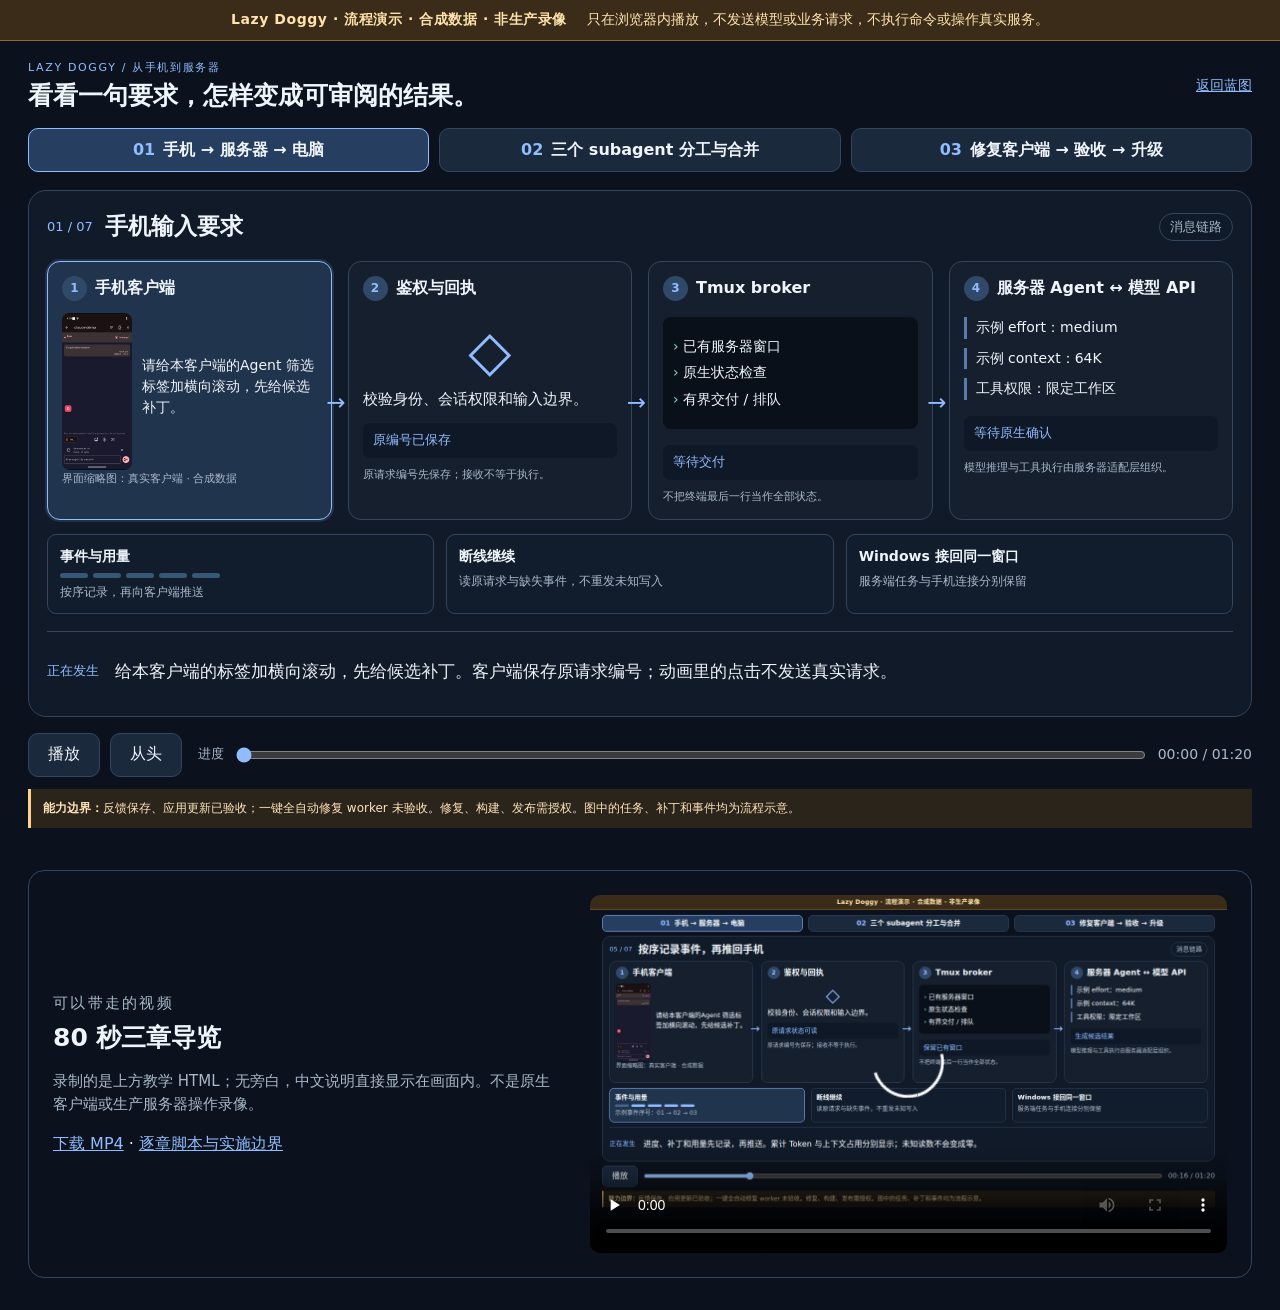
<file: demos/index.html>
<!doctype html>
<html lang="zh-CN">
<head>
  <meta charset="utf-8">
  <meta name="viewport" content="width=device-width, initial-scale=1">
  <meta http-equiv="Content-Security-Policy" content="default-src 'none'; script-src 'self'; style-src 'self'; img-src 'self'; media-src 'self'; connect-src 'none'; font-src 'self'; base-uri 'none'; form-action 'none'">
  <meta name="description" content="Lazy Doggy 三章交互教学：手机与服务器的消息链路、三个 subagent 工作区合并、客户端自身修复和更新的授权流程。">
  <title>Lazy Doggy · 三章流程演示</title>
  <link rel="icon" href="../assets/demo/icon.svg" type="image/svg+xml">
  <link rel="stylesheet" href="../assets/demo/demo.css">
  <script defer src="../assets/demo/scenario-data.js"></script>
  <script defer src="../assets/demo/demo.js"></script>
</head>
<body class="paused">
  <div class="demo-mark" role="note"><strong>Lazy Doggy · 流程演示 · 合成数据 · 非生产录像</strong><span>只在浏览器内播放，不发送模型或业务请求，不执行命令或操作真实服务。</span></div>
  <main class="player">
    <header class="masthead"><div><p class="eyebrow">LAZY DOGGY / 从手机到服务器</p><h1>看看一句要求，怎样变成可审阅的结果。</h1></div><a class="back-link" href="../index.html">返回蓝图</a></header>
    <nav class="chapters" aria-label="选择演示章节">
      <button data-chapter="0" aria-pressed="true"><span>01</span>手机 → 服务器 → 电脑</button>
      <button data-chapter="1" aria-pressed="false"><span>02</span>三个 subagent 分工与合并</button>
      <button data-chapter="2" aria-pressed="false"><span>03</span>修复客户端 → 验收 → 升级</button>
    </nav>
    <section class="stage" aria-label="流程动画">
      <div class="scene-heading"><span id="scene-number">01 / 07</span><h2 id="scene-title">手机输入要求</h2><span class="chapter-tag" id="chapter-label">消息链路</span></div>
      <div class="board" id="flow-board">
        <div class="flow-grid">
          <article class="node" data-node="phone"><div class="node-top"><span class="number">1</span><h3>手机客户端</h3></div><div class="phone-display"><img src="../assets/screenshots/tmux-file-tray.png" alt="已审阅的 Tmux 0.1.65 原生演示界面缩略图"><p id="phone-message">请给本客户端的Agent 筛选标签加横向滚动，先给候选补丁。</p></div><small>界面缩略图：真实客户端 · 合成数据</small></article>
          <article class="node" data-node="gateway"><div class="node-top"><span class="number">2</span><h3>鉴权与回执</h3></div><div class="icon-lock" aria-hidden="true">◇</div><p>校验身份、会话权限和输入边界。</p><div class="state-label" id="gateway-state">等待发送</div><small>原请求编号先保存；接收不等于执行。</small></article>
          <article class="node" data-node="broker"><div class="node-top"><span class="number">3</span><h3>Tmux broker</h3></div><div class="terminal" aria-hidden="true"><span>›</span> 已有服务器窗口<br><span>›</span> 原生状态检查<br><span>›</span> 有界交付 / 排队</div><div class="state-label" id="broker-state">等待交付</div><small>不把终端最后一行当作全部状态。</small></article>
          <article class="node" data-node="agent"><div class="node-top"><span class="number">4</span><h3>服务器 Agent ↔ 模型 API</h3></div><div class="model-options"><span>示例 effort：medium</span><span>示例 context：64K</span><span>工具权限：限定工作区</span></div><div class="state-label" id="agent-state">等待原生确认</div><small>模型推理与工具执行由服务器适配层组织。</small></article>
        </div>
        <div class="event-rail"><div class="stream" data-node="events"><b>事件与用量</b><div class="event-dots" aria-hidden="true"><i></i><i></i><i></i><i></i><i></i></div><span id="event-state">按序记录，再向客户端推送</span></div><div class="resume" data-node="resume"><b>断线继续</b><span id="resume-state">读原请求与缺失事件，不重发未知写入</span></div><div class="desktop" data-node="windows"><b>Windows 接回同一窗口</b><span id="windows-state">服务端任务与手机连接分别保留</span></div></div>
      </div>
      <div class="board" id="worktree-board" hidden>
        <div class="worktree-grid">
          <article class="node worker" data-node="worker-a"><div class="node-top"><span class="number">A</span><h3>界面 subagent</h3></div><p class="branch">独立工作区 · feature/ui</p><h4>负责标签布局和按钮</h4><div class="patch"><span class="added">+ 横向标签滚动</span><span class="added">+ 保留筛选与窗口计数</span></div><div class="state-label worker-state">候选任务</div><small>只修改已分配的界面文件。</small></article>
          <article class="node worker" data-node="worker-b"><div class="node-top"><span class="number">B</span><h3>契约 subagent</h3></div><p class="branch">独立工作区 · feature/receipts</p><h4>负责状态与回执边界</h4><div class="patch"><span class="added">+ 原请求只读恢复</span><span class="added">+ 未知状态保持保护</span></div><div class="state-label worker-state">候选任务</div><small>不改变其他工作区的运行数据。</small></article>
          <article class="node worker" data-node="worker-c"><div class="node-top"><span class="number">C</span><h3>验收 subagent</h3></div><p class="branch">独立工作区 · feature/tests</p><h4>负责回归与操作说明</h4><div class="patch"><span class="added">+ 窄屏与字体放大用例</span><span class="added">+ 明确失败与恢复说明</span></div><div class="state-label worker-state">候选任务</div><small>测试候选补丁，不自行发布。</small></article>
        </div>
        <p class="workspace-boundary">Git worktree 和分支隔离修改；执行权限边界仍由容器／VM 与授权目录承担。</p>
        <div class="integration"><div data-node="merge"><b>主协调者串行合并</b><span id="merge-state">A → B → C · 保留各分支提交</span></div><div data-node="tests"><b>合并后的共同测试</b><span id="test-state">检查契约、冲突与真实回归</span></div><div data-node="review"><b>可审阅结果</b><span id="review-state">补丁 + 测试证据 + 剩余限制</span></div></div>
      </div>
      <div class="board" id="fix-board" hidden>
        <div class="fix-grid">
          <article class="node" data-node="feedback"><div class="node-top"><span class="number">1</span><h3>本客户端反馈</h3></div><div class="feedback-display"><img src="../assets/screenshots/remote-feedback-preview.png" alt="真实 Remote 3.29.0 合成反馈草稿；截图时已取消提交"><div><b>复现问题</b><p>小屏幕标签难读，希望保留完整名称并支持滑动。</p><small>缩略图中的草稿已取消；本演示不提交报告。</small></div></div><span class="verified">反馈接收与私有保存：已验收</span></article>
          <article class="node" data-node="permission"><div class="node-top"><span class="number">2</span><h3>授权与候选修复</h3></div><ul><li>确认是客户端自身 Bug / 功能</li><li>限定可改文件与验证范围</li><li>报告内容不授予执行权限</li></ul><div class="state-label" id="permission-state">需明确授权修复</div><span class="not-verified">一键全自动修复 worker：未验收</span></article>
          <article class="node" data-node="build"><div class="node-top"><span class="number">3</span><h3>测试、构建与发布</h3></div><ol><li>候选分支回归</li><li>构建候选安装包</li><li>原生验收与数据保留</li><li>授权发布已验收版本</li></ol><div class="state-label" id="build-state">构建 / 发布分别需授权</div><small>报告已保存不表示修复已完成。</small></article>
          <article class="node" data-node="update"><div class="node-top"><span class="number">4</span><h3>回到手机，确认新版</h3></div><div class="update-demo"><b>Android 客户端</b><span>已验收版本 → 正式 APK</span><span>摘要 / 大小 / 签名连续性</span><span class="install-step">交给系统 · 用户确认安装</span></div><p id="update-state">查看已验收版本 → 下载 → 系统确认</p><span class="verified">应用更新：已验收</span><small>电脑另有单独确认的更新入口；本片不安装软件。</small></article>
        </div>
      </div>
      <div class="narration" aria-live="polite"><span class="narration-label">正在发生</span><p id="narration">客户端先保存原请求编号；这句要求只属于教学动画。</p></div>
    </section>
    <div class="transport" aria-label="播放控制"><button id="play-toggle" aria-label="播放演示">播放</button><button id="restart" aria-label="从头播放">从头</button><label class="timeline-label" for="timeline">进度</label><input id="timeline" type="range" min="0" max="80" step="0.1" value="0" aria-label="拖动演示进度"><output id="time-readout" for="timeline">00:00 / 01:20</output></div>
    <p class="boundary"><strong>能力边界：</strong>反馈保存、应用更新已验收；一键全自动修复 worker 未验收。修复、构建、发布需授权。图中的任务、补丁和事件均为流程示意。</p>
    <section class="movie" aria-labelledby="movie-title"><div><p class="eyebrow">可以带走的视频</p><h2 id="movie-title">80 秒三章导览</h2><p>录制的是上方教学 HTML；无旁白，中文说明直接显示在画面内。不是原生客户端或生产服务器操作录像。</p><a href="../assets/demo/lazy-doggy-demo.mp4" download>下载 MP4</a> · <a href="../docs/demo-scenarios.md">逐章脚本与实施边界</a></div><video controls preload="none" playsinline poster="../assets/demo/teaching-poster.png" aria-label="Lazy Doggy 合成流程教学视频"><source src="../assets/demo/lazy-doggy-demo.mp4" type="video/mp4"><track kind="captions" src="../assets/demo/lazy-doggy-demo.zh.vtt" srclang="zh" label="中文说明"><track kind="chapters" src="../assets/demo/chapters.vtt" srclang="zh" label="中文章节">浏览器不支持视频时，请下载 MP4。</video></section>
  </main>
</body>
</html>
</file>
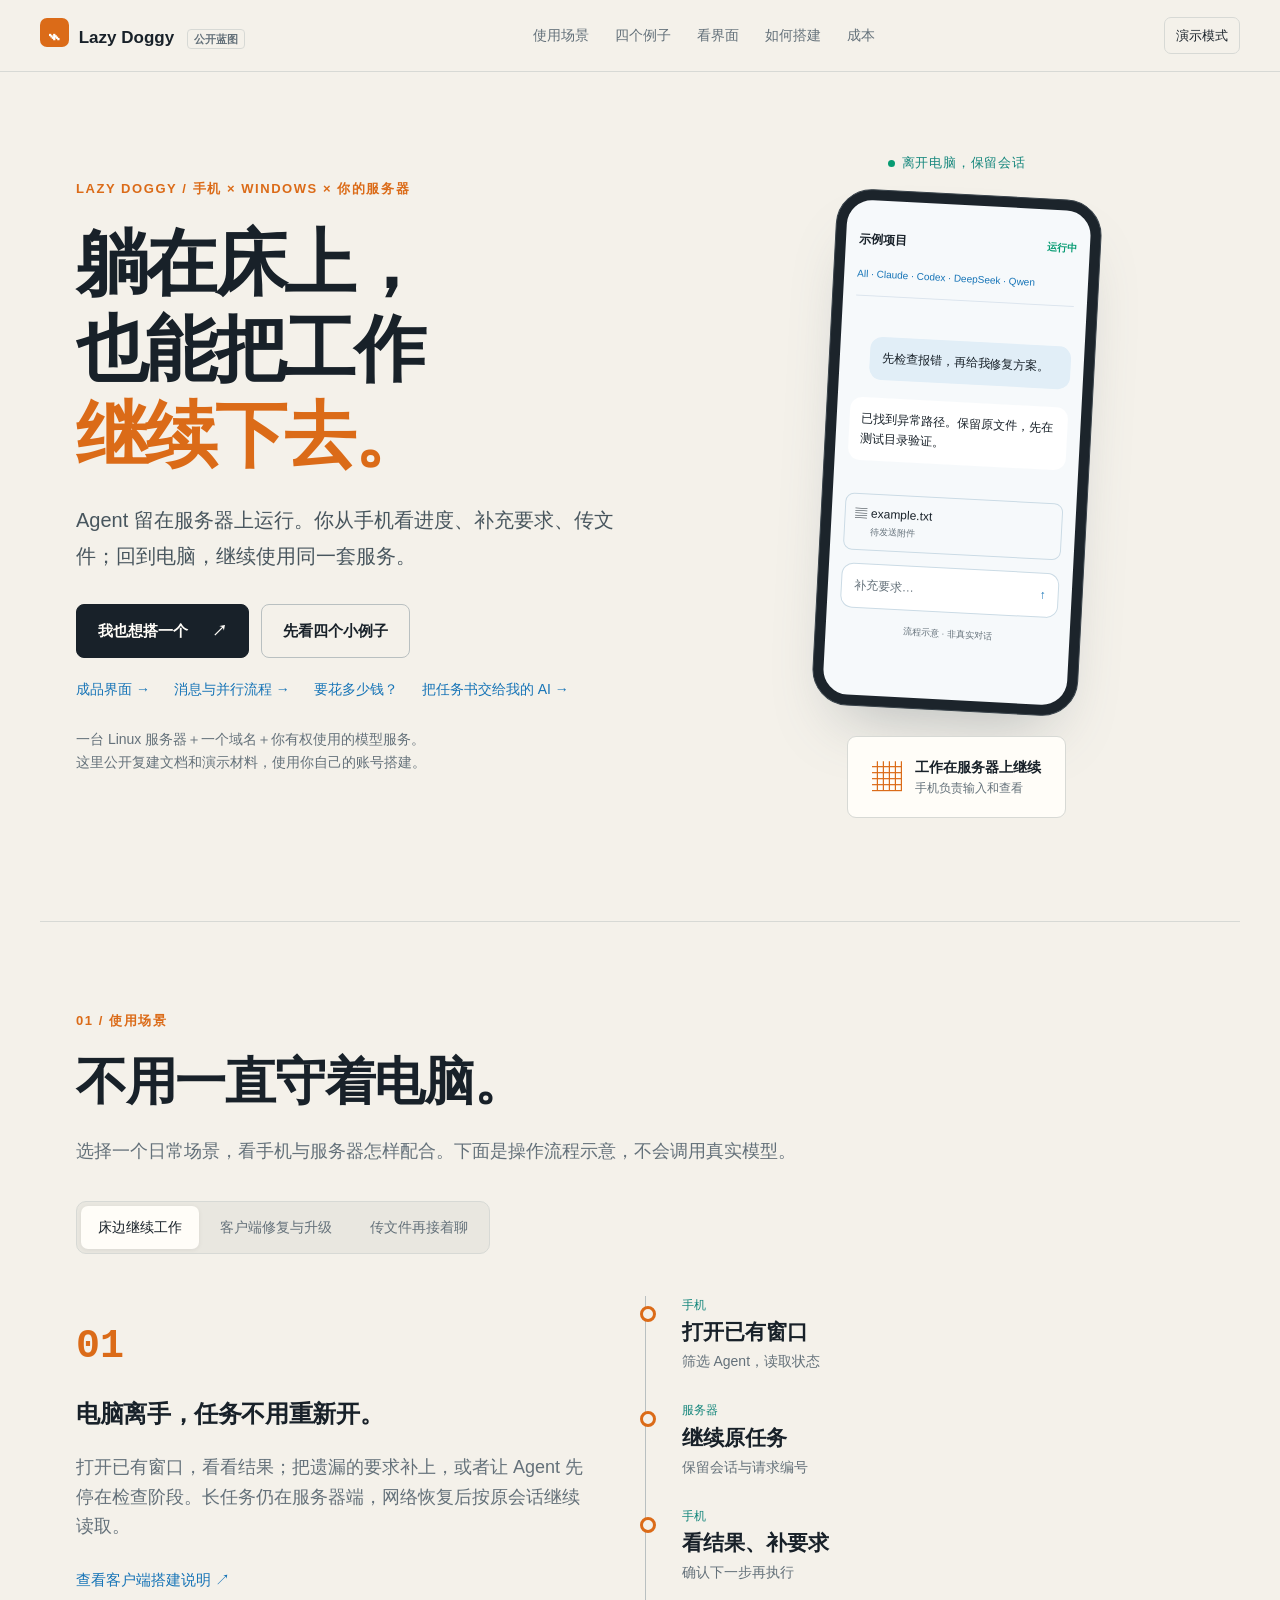
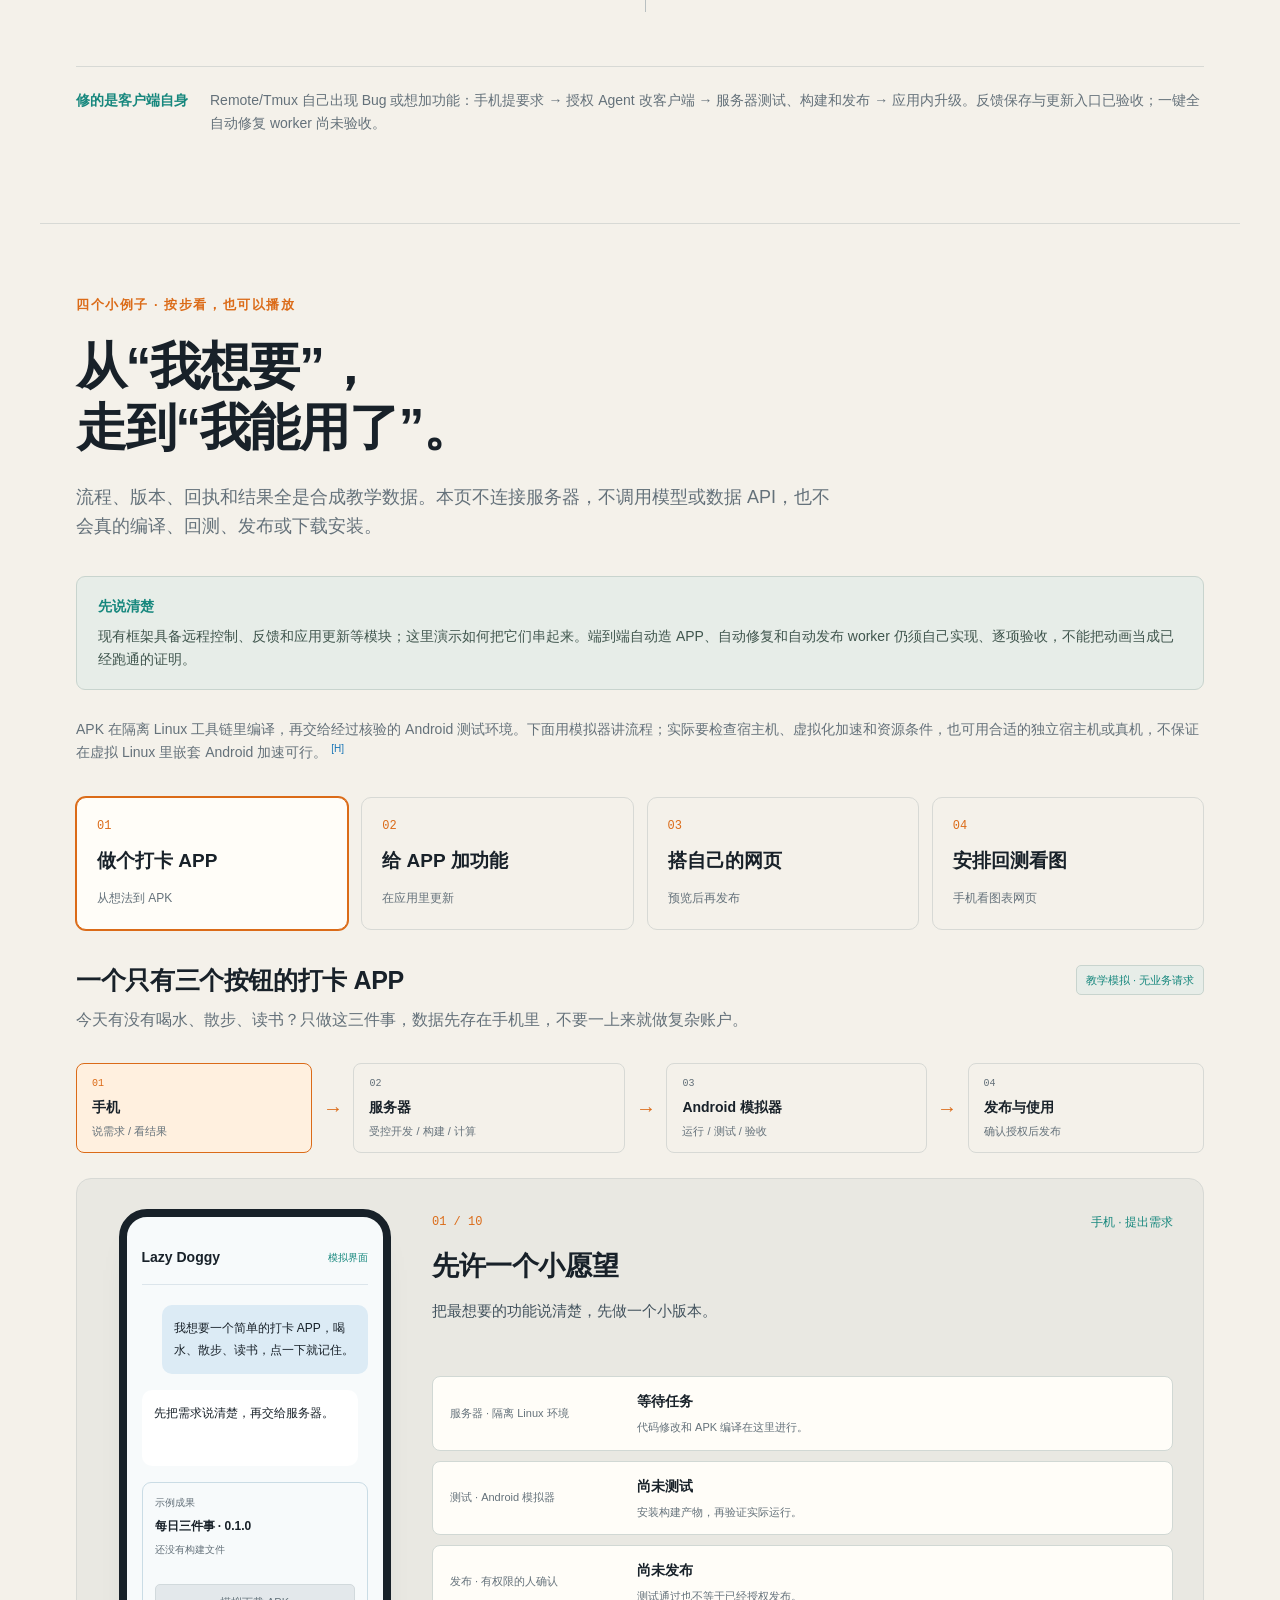
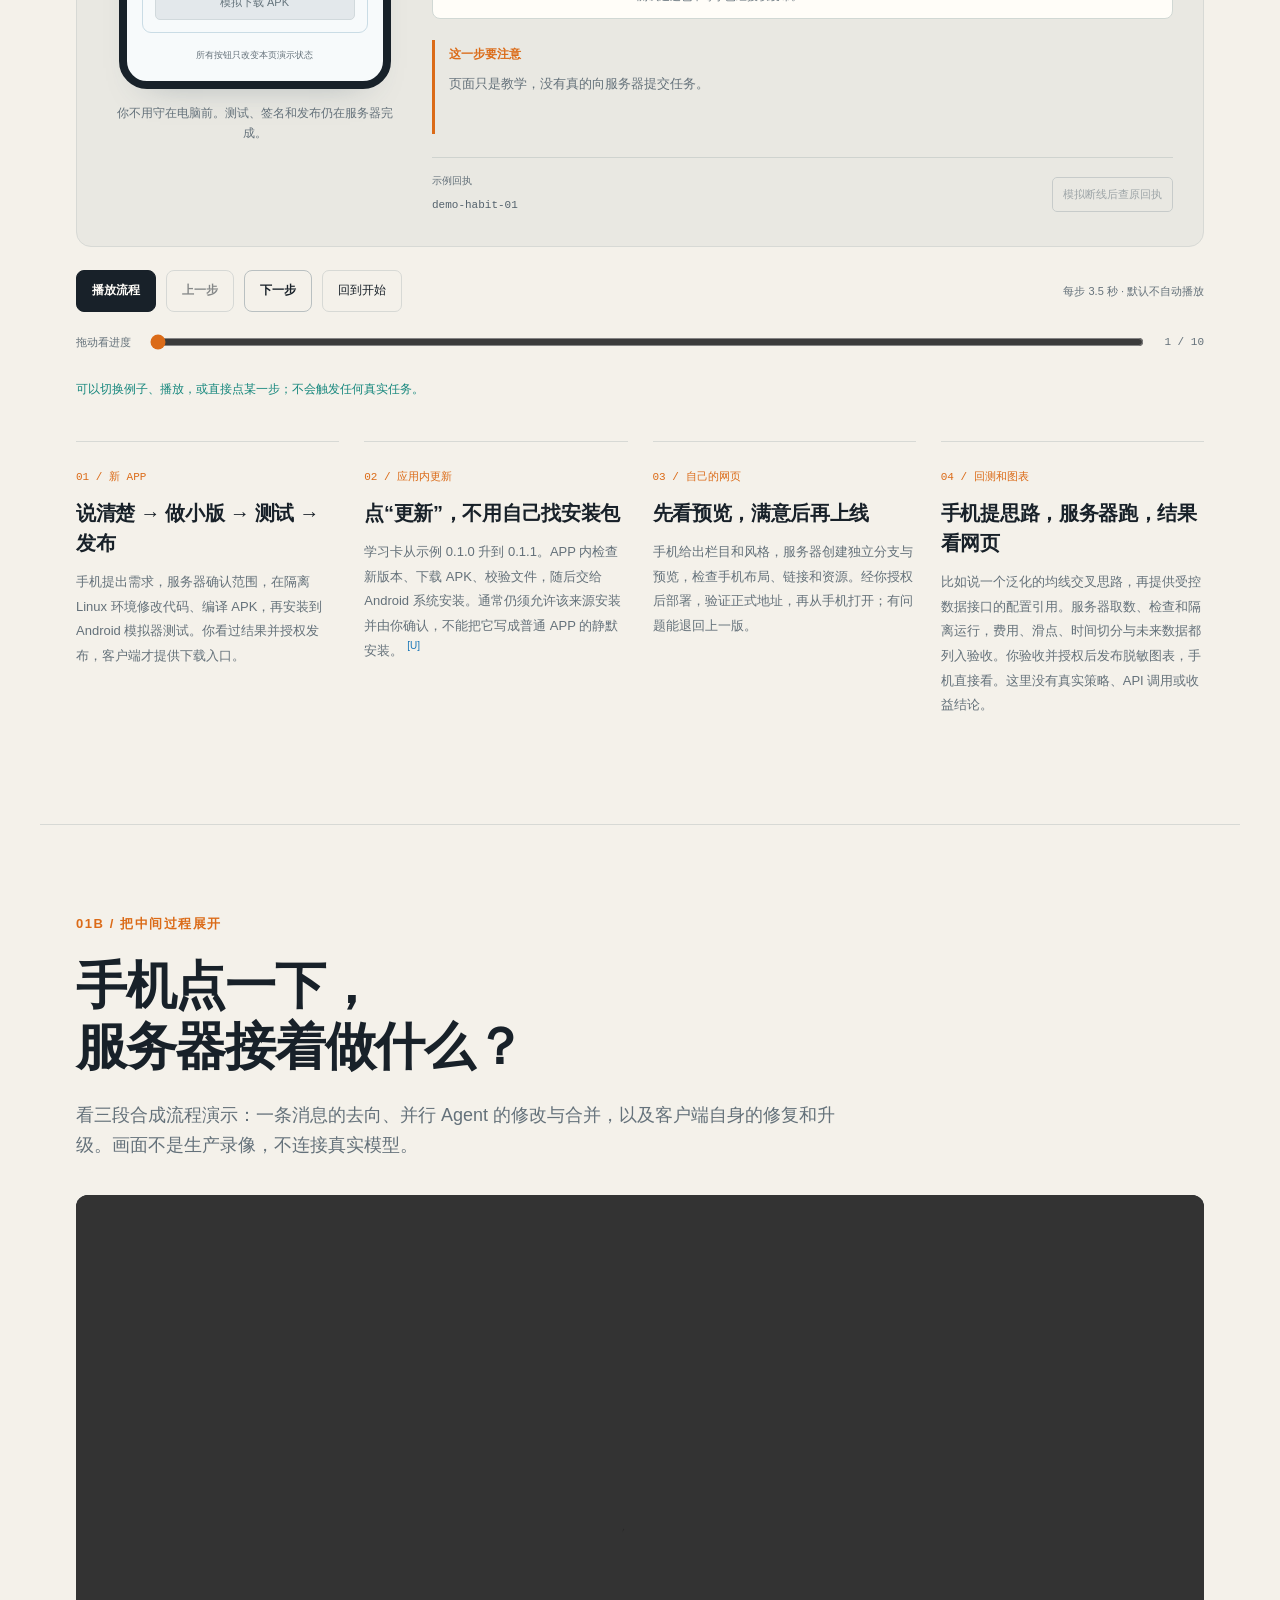
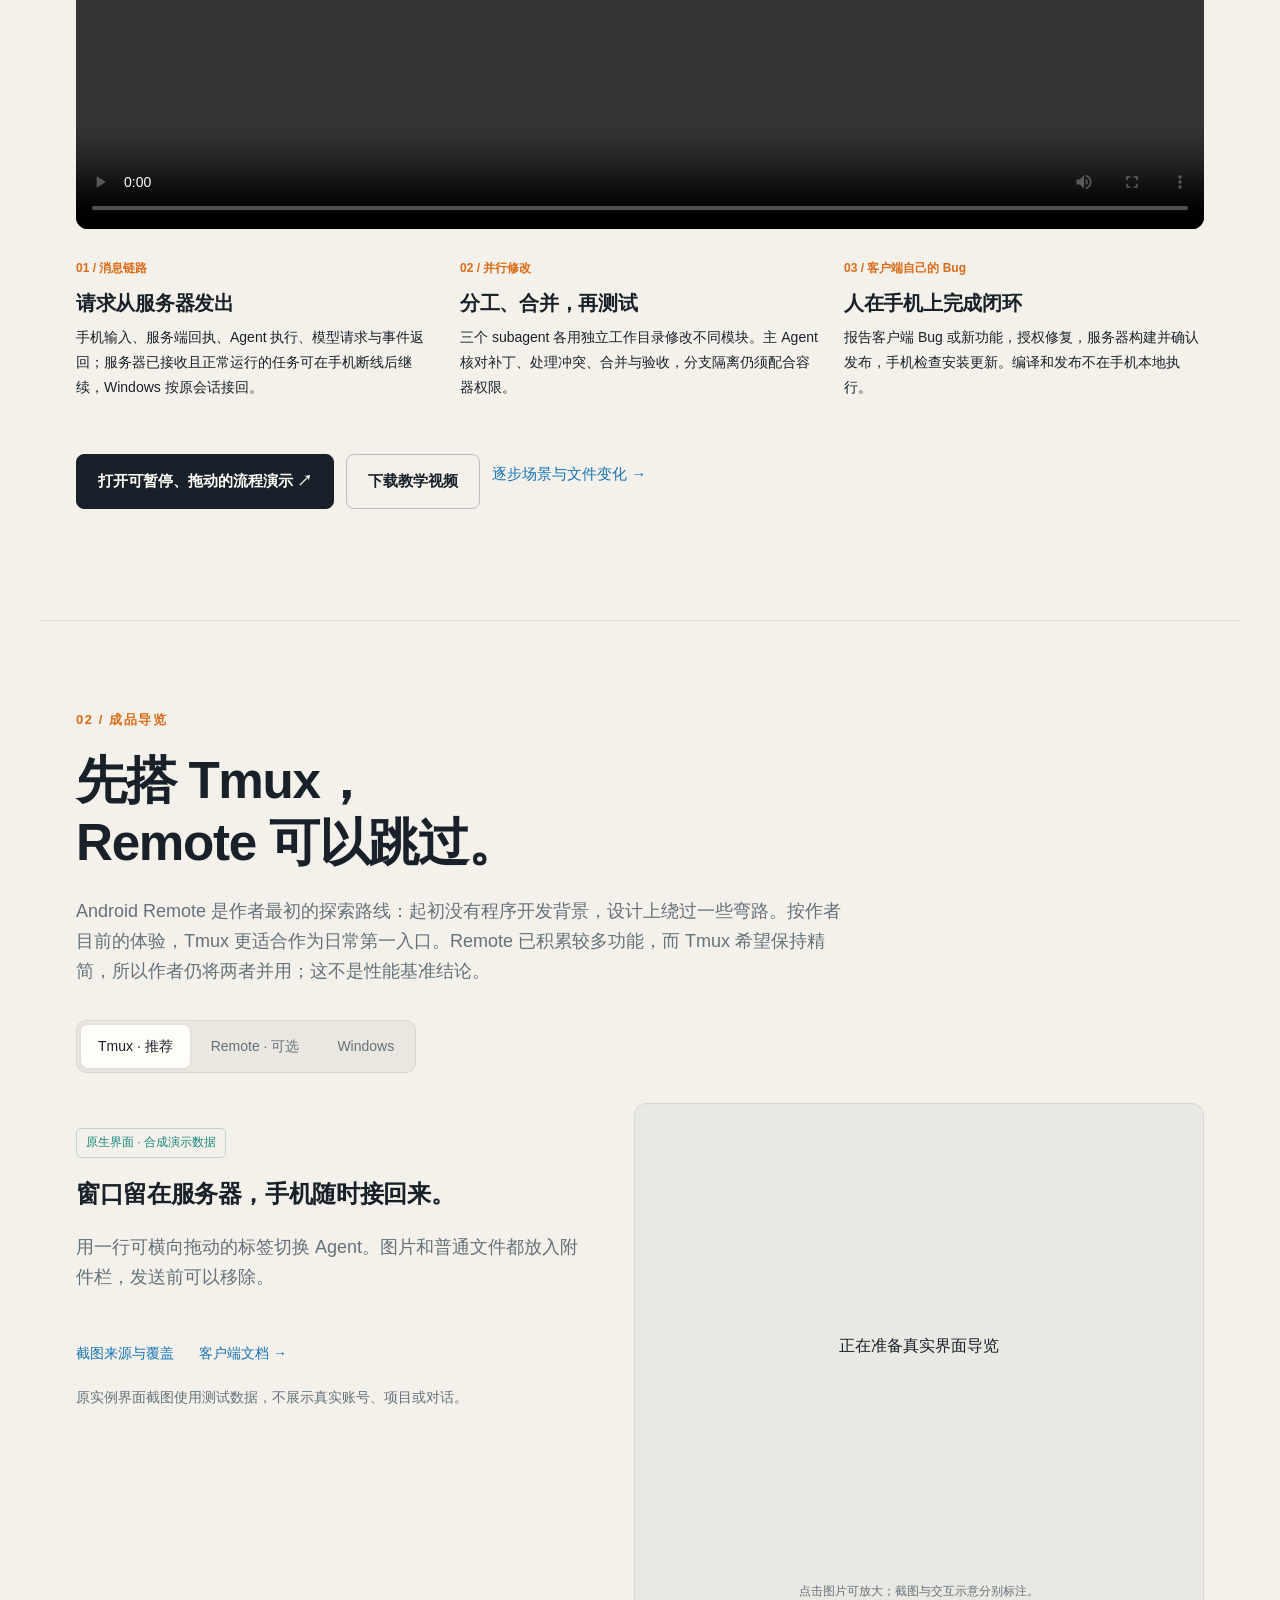
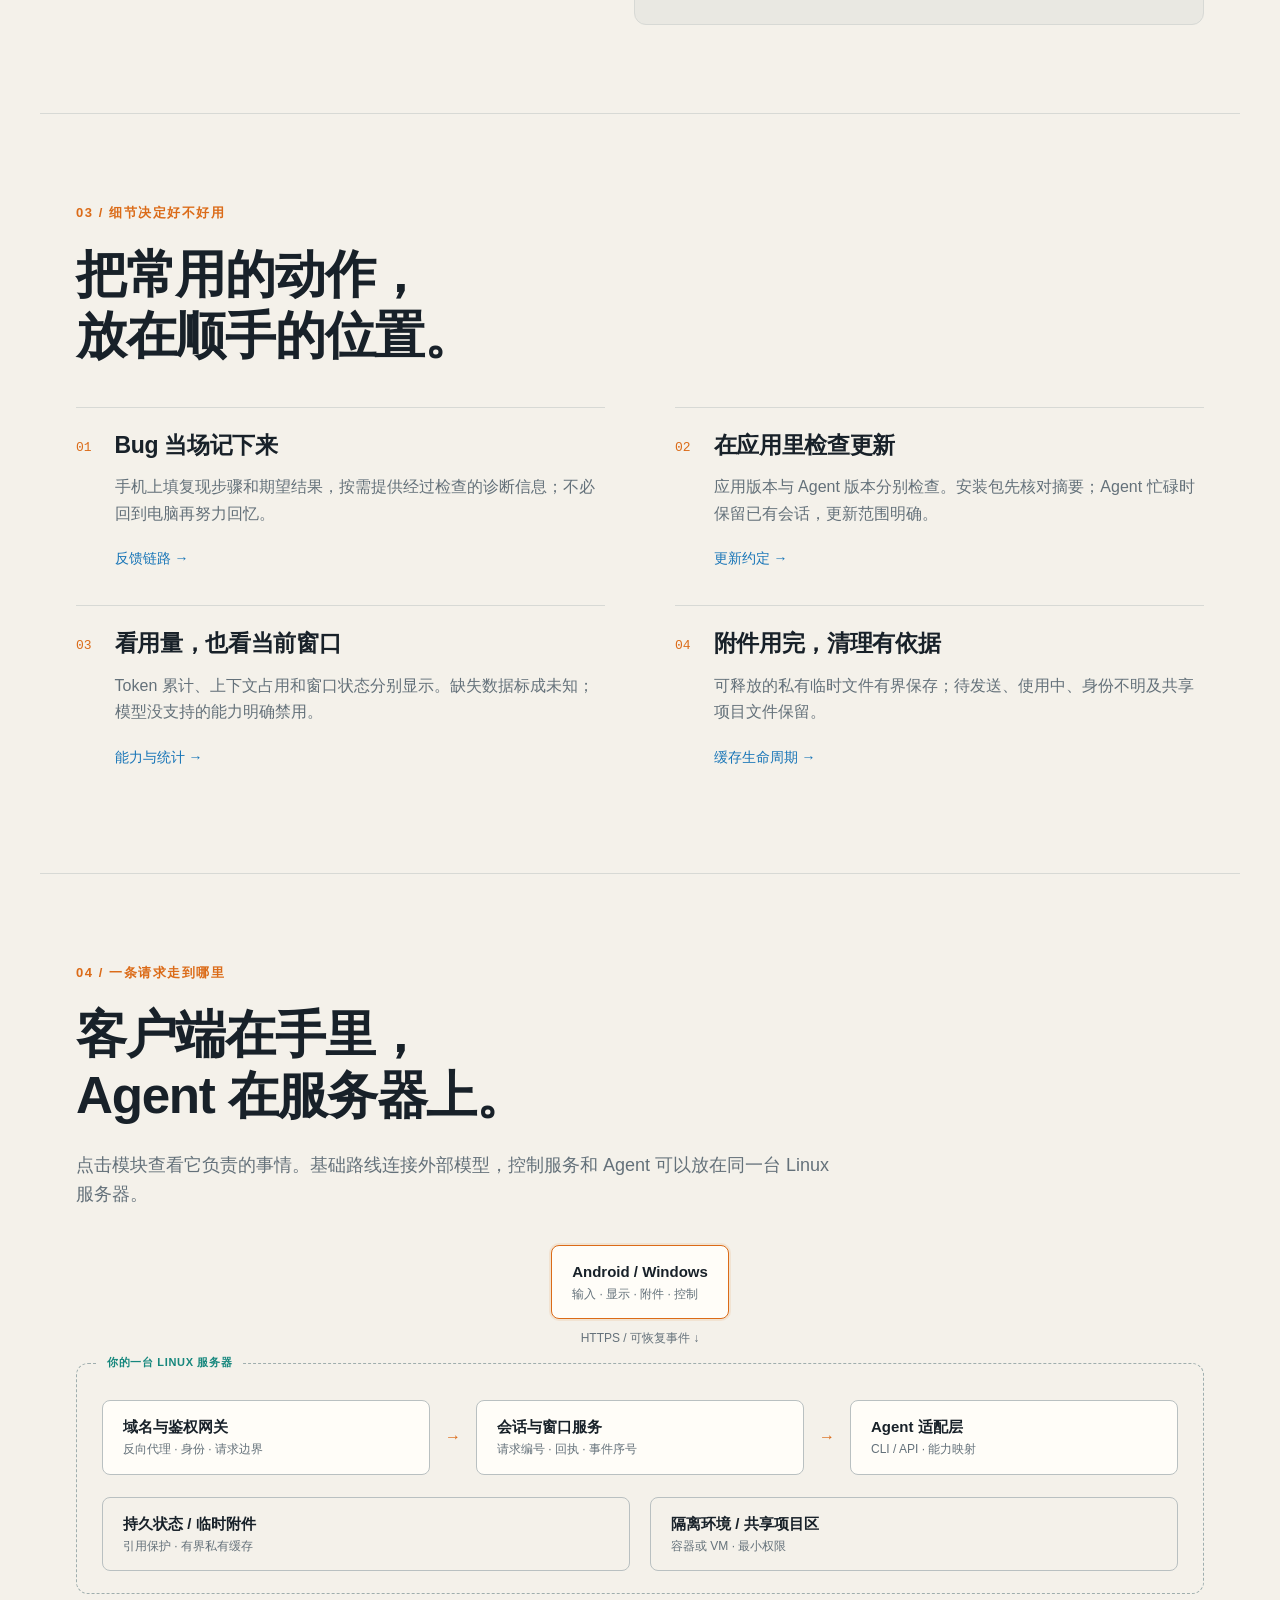
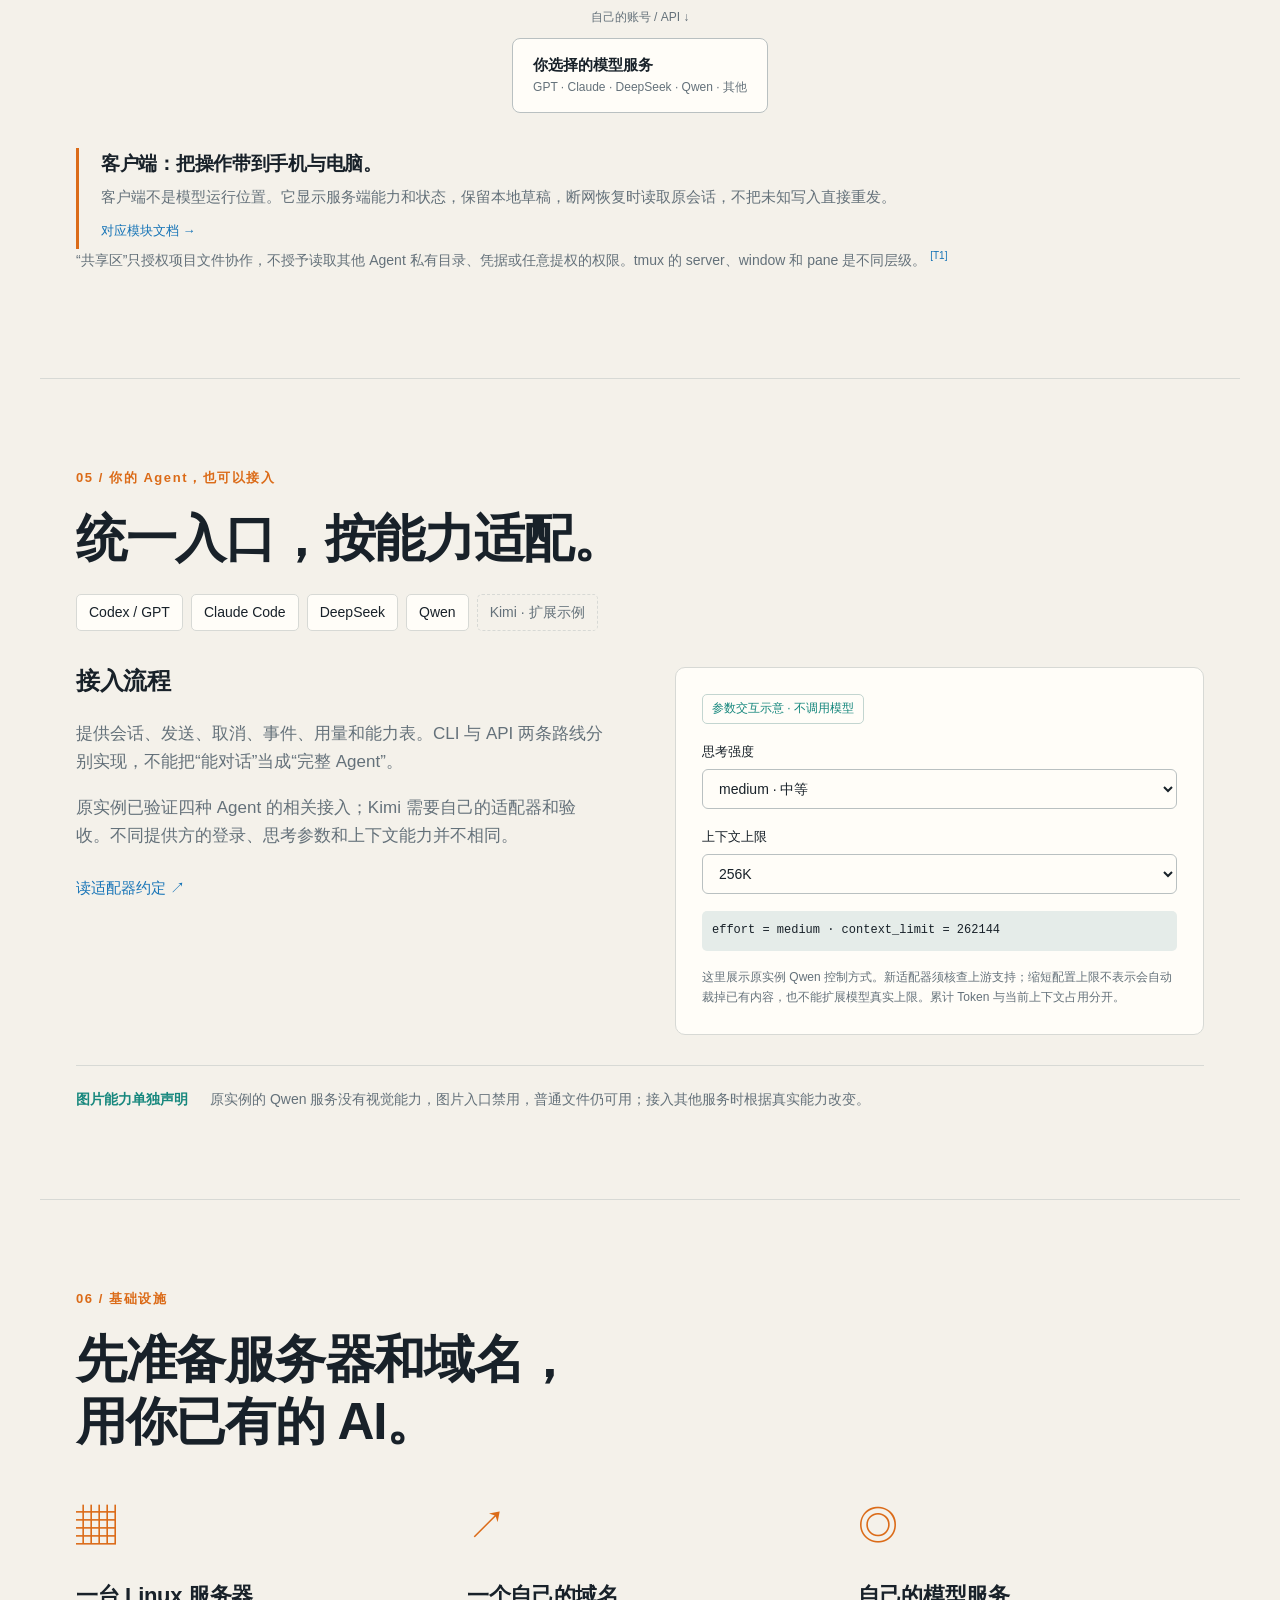
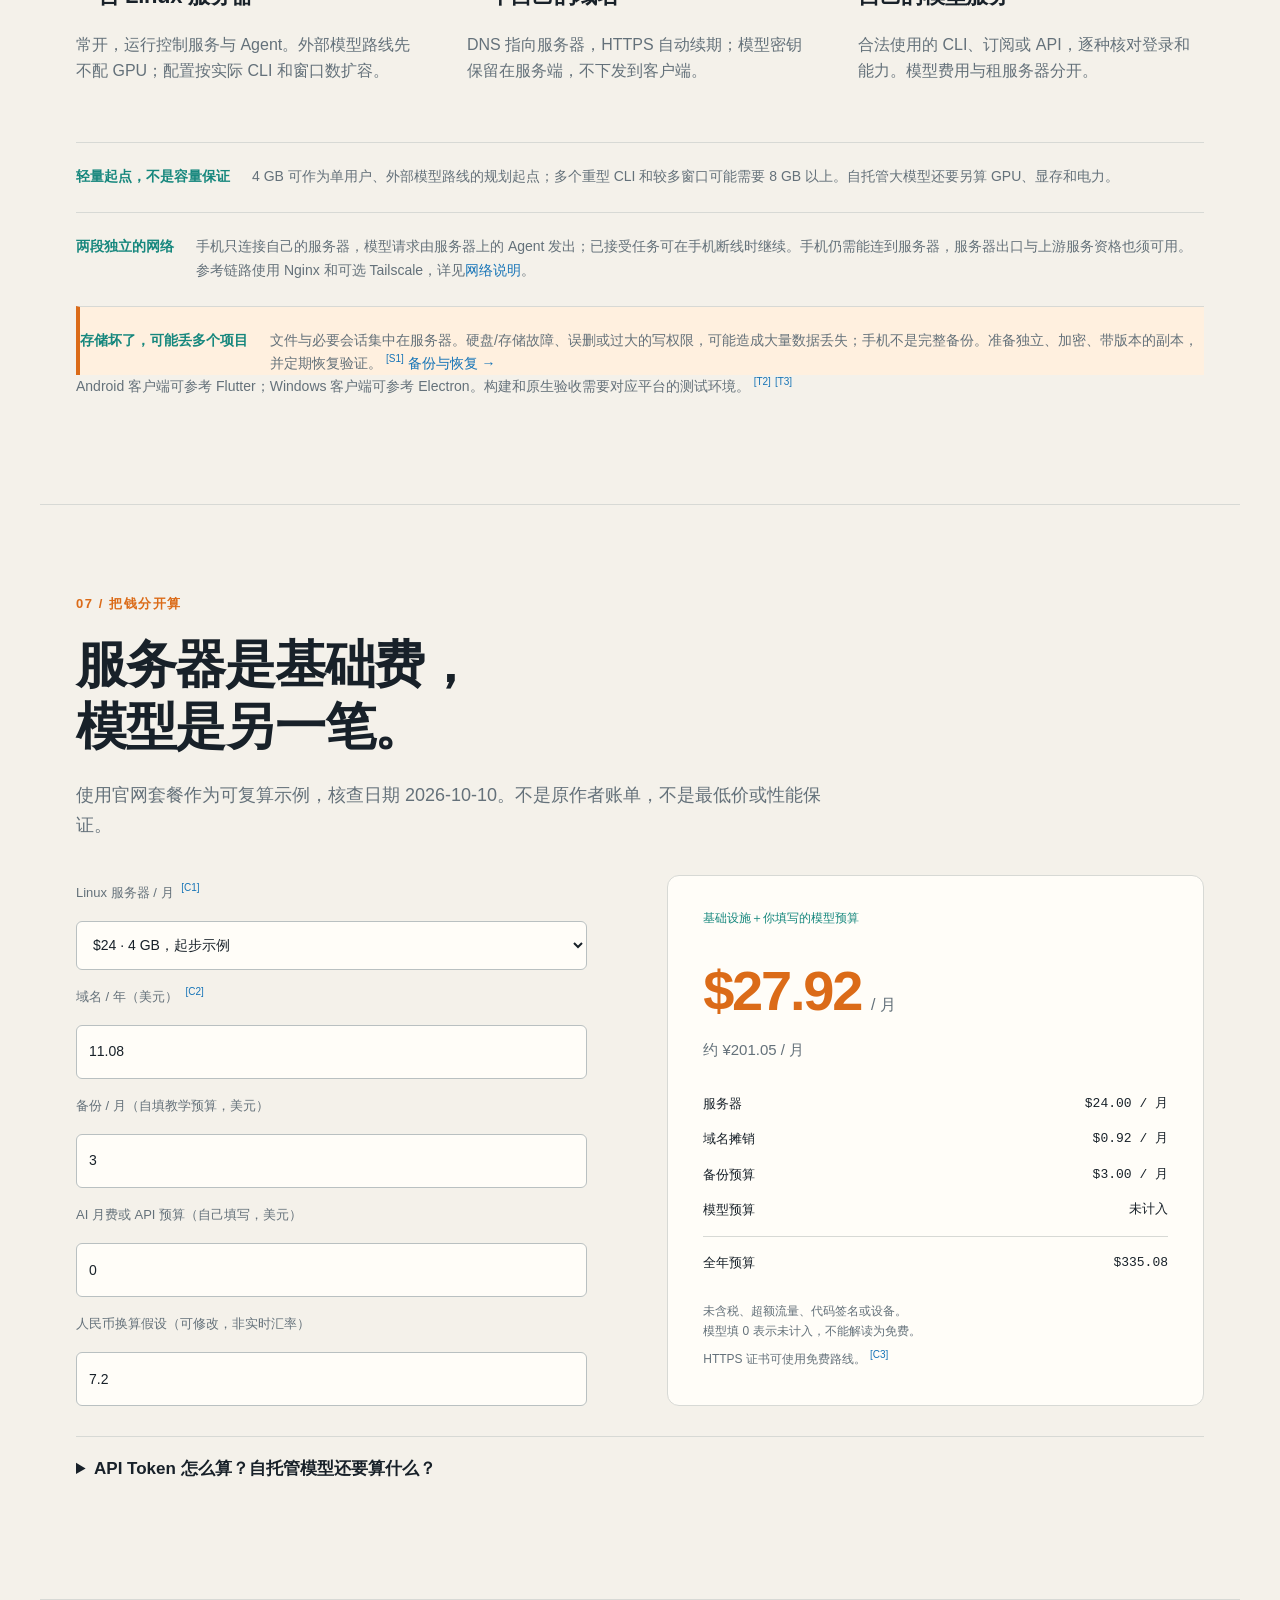
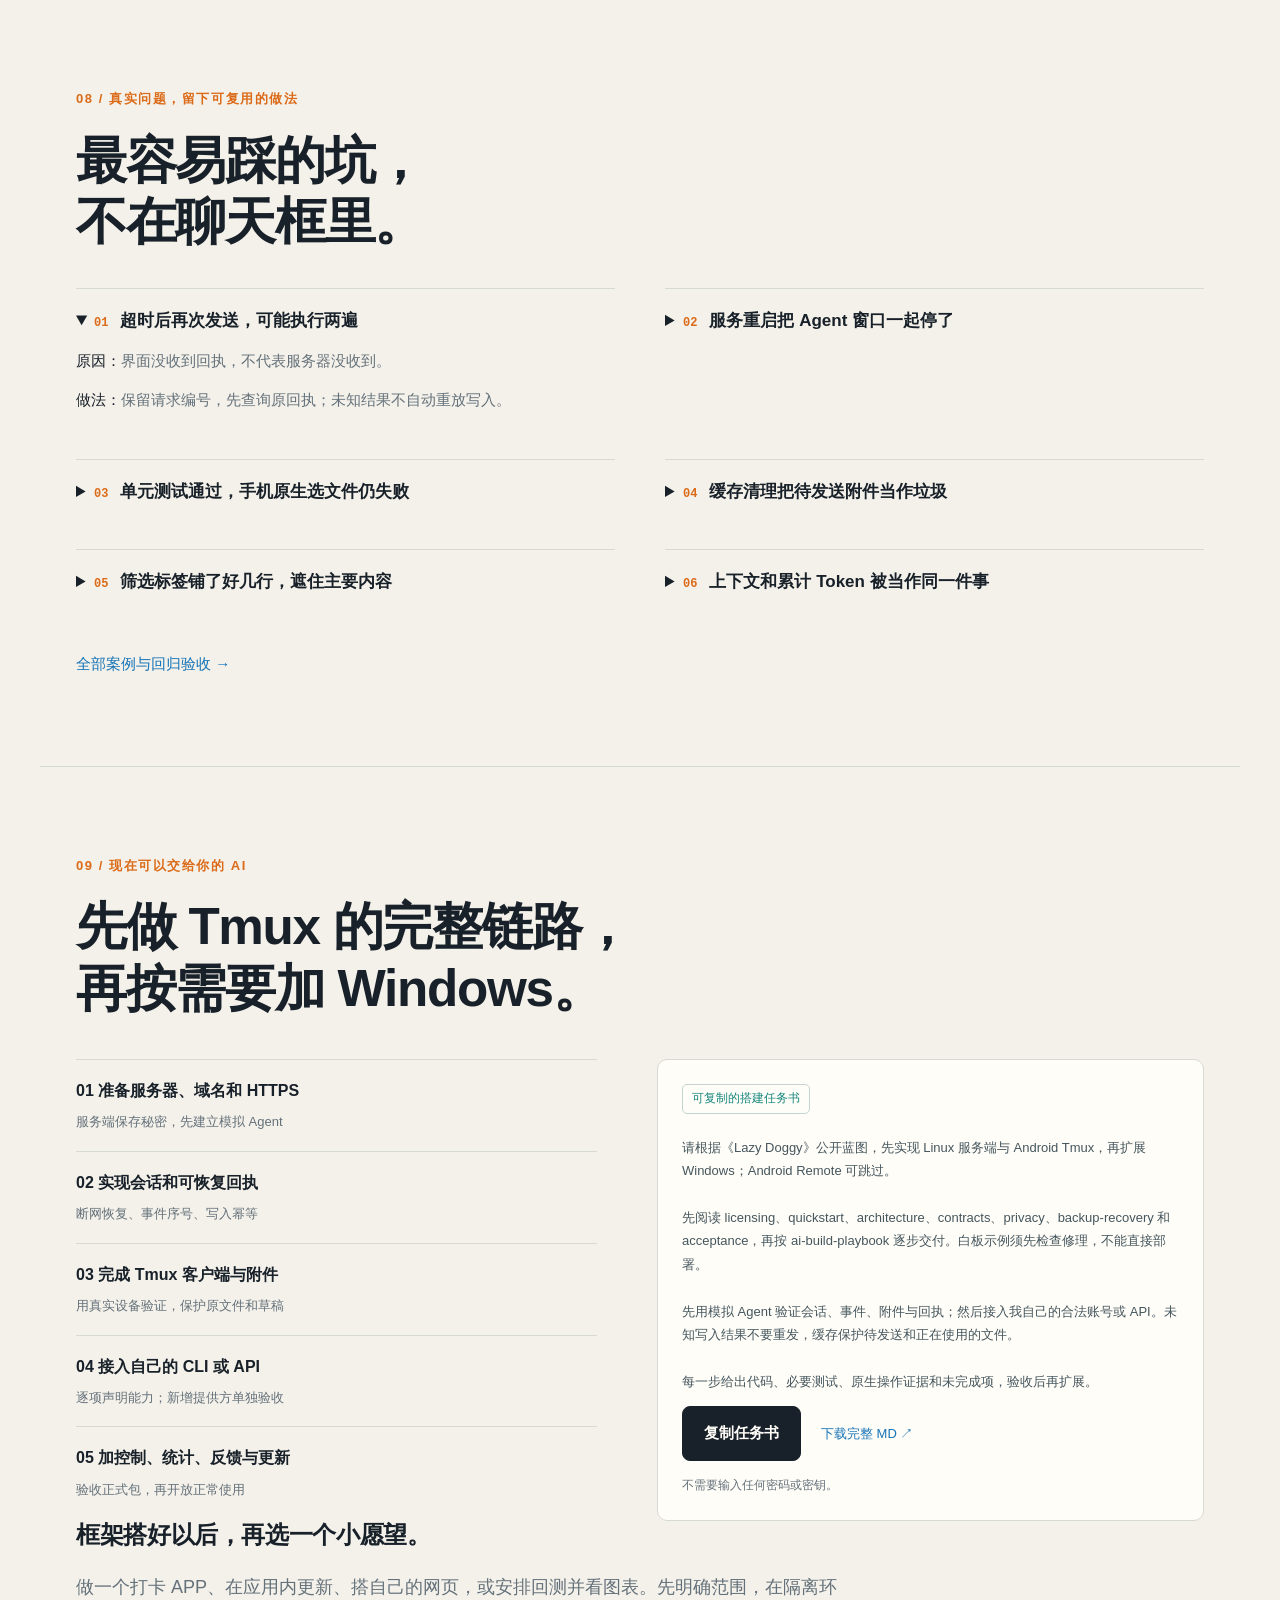
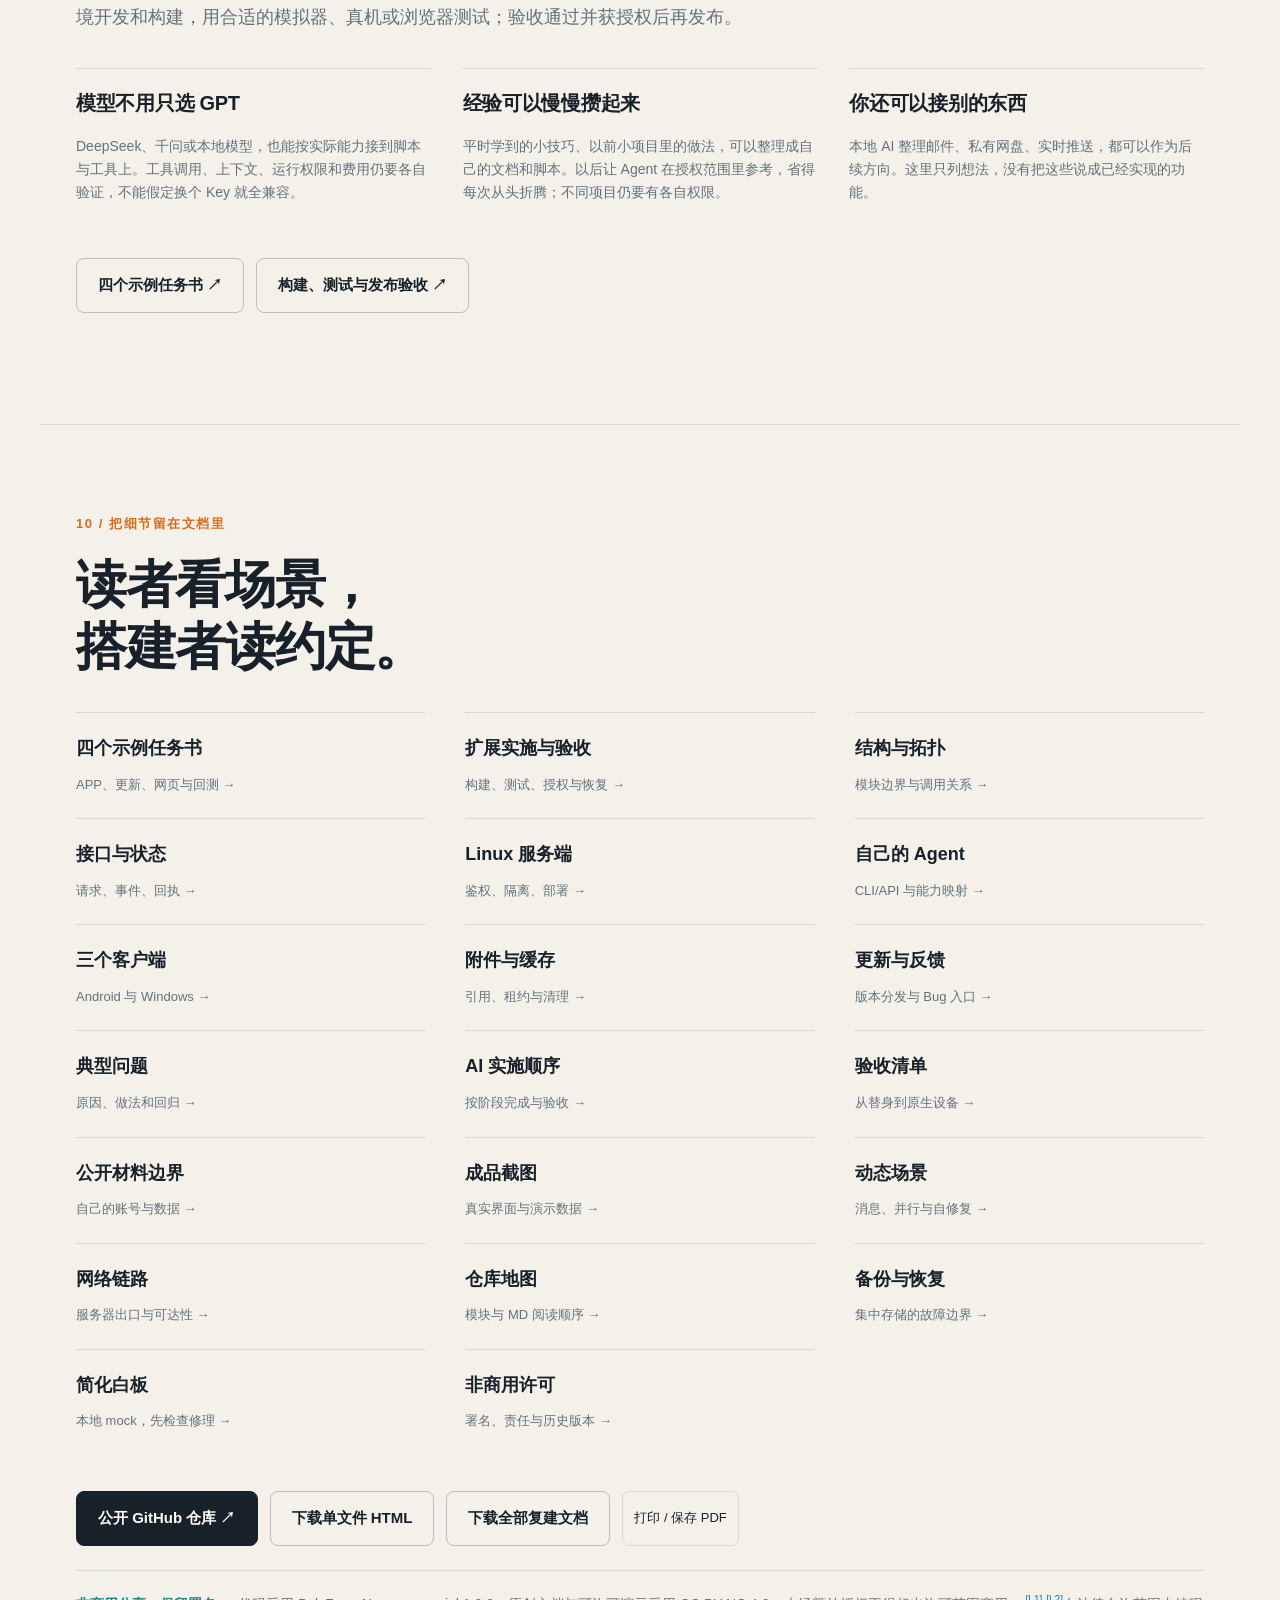
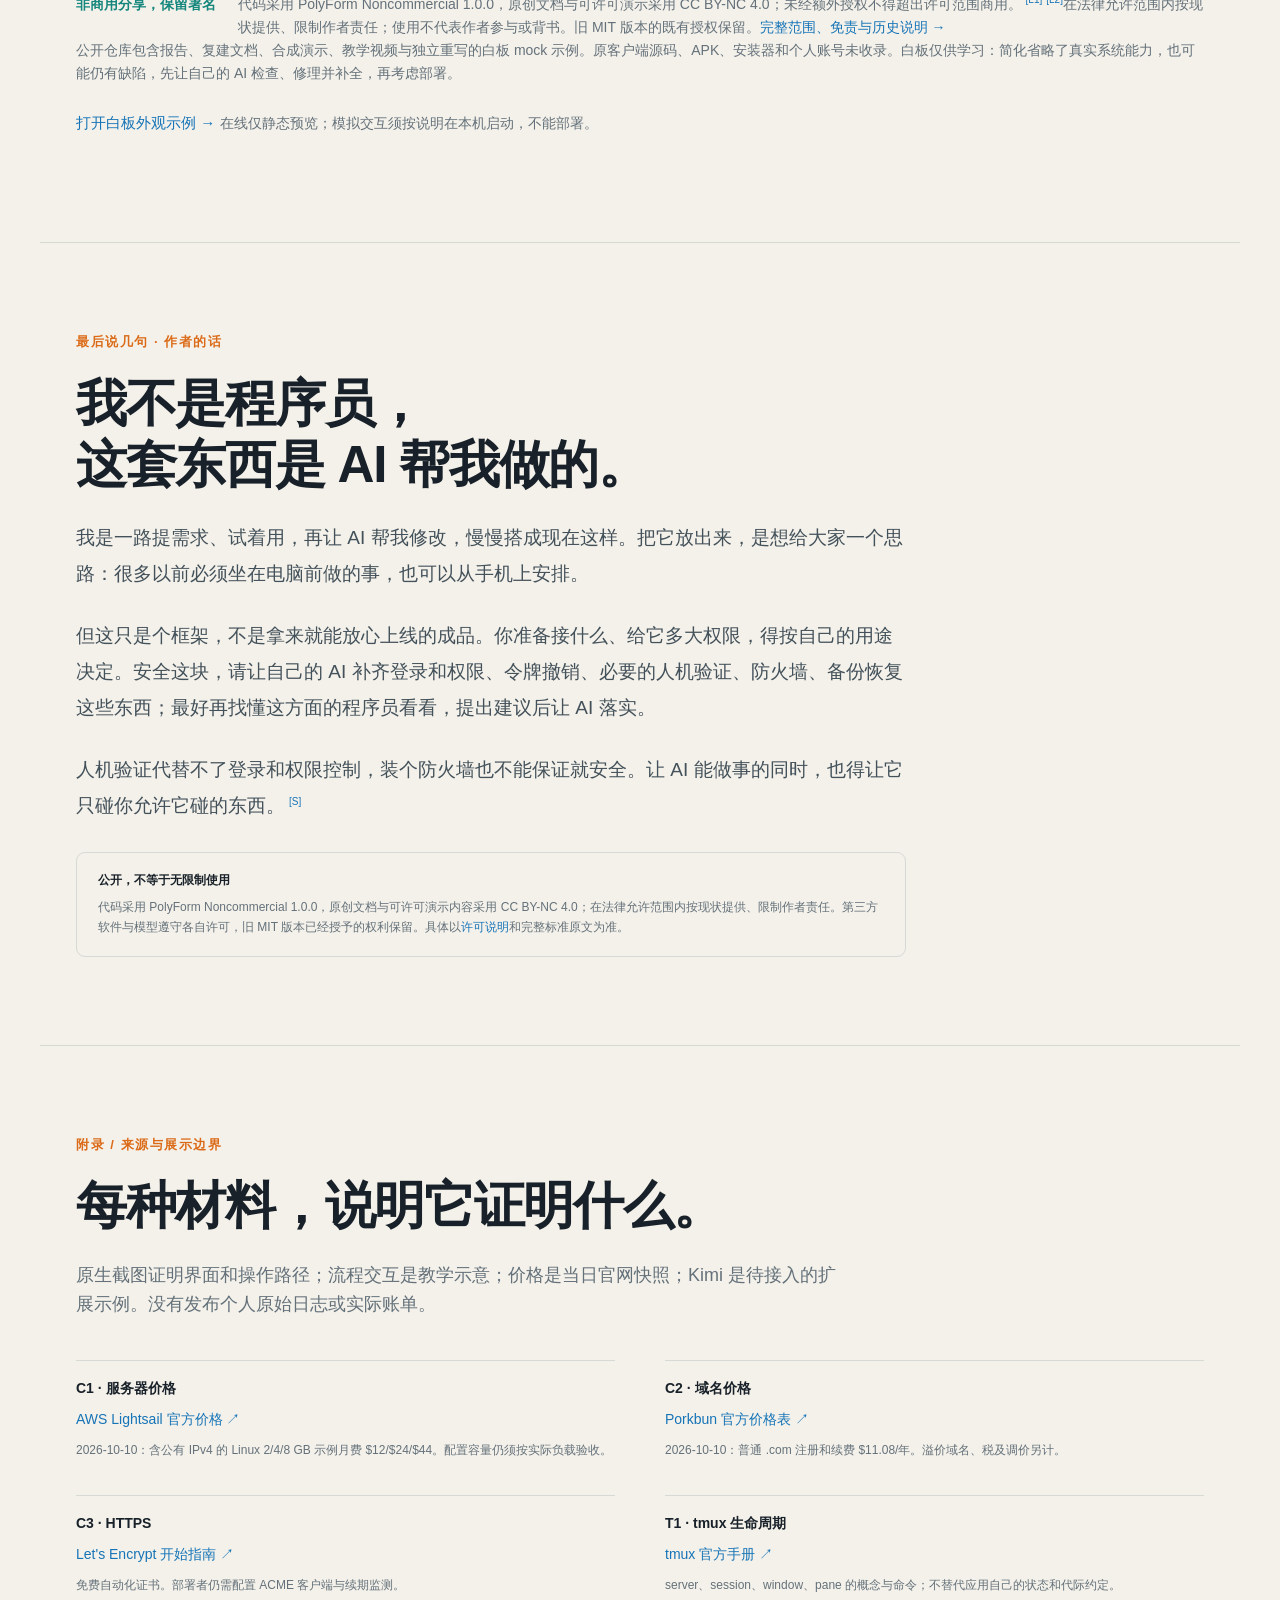
<file: v2/index.html>
<!doctype html>
<html lang="zh-CN"><head><meta charset="utf-8"><meta name="viewport" content="width=device-width,initial-scale=1"><meta http-equiv="Content-Security-Policy" content="default-src 'none'; base-uri 'none'; form-action 'none'"><meta http-equiv="refresh" content="0;url=../index.html"><link rel="canonical" href="https://hoary-stock.github.io/lazy-doggy/"><title>Lazy Doggy · 完整报告</title></head><body><p>正在打开完整报告。<a href="../index.html">点击继续</a></p></body></html>
</file>
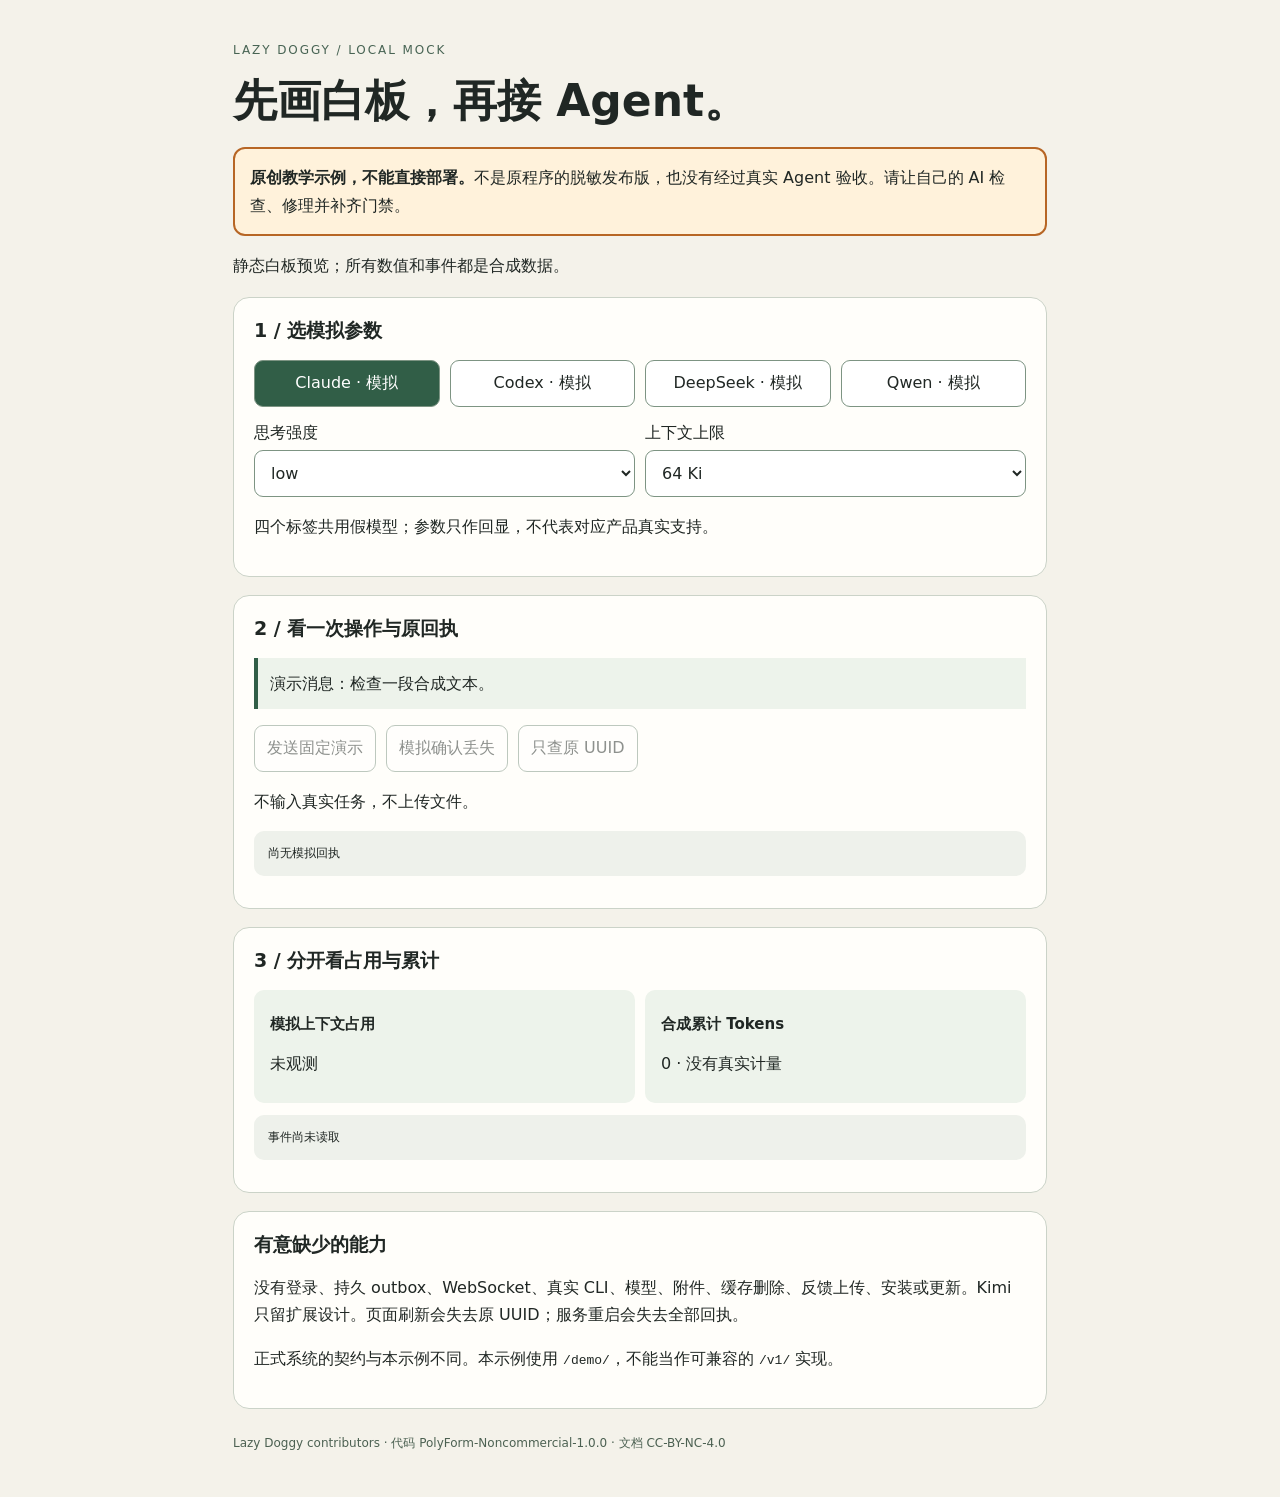
<file: examples/whiteboard/index.html>
<!-- SPDX-License-Identifier: PolyForm-Noncommercial-1.0.0 -->
<!-- Required Notice: Copyright (c) 2026 Lazy Doggy contributors (https://hoary-stock.github.io/lazy-doggy/). -->
<!doctype html>
<html lang="zh-CN">
<head>
  <meta charset="utf-8">
  <meta name="viewport" content="width=device-width, initial-scale=1">
  <title>Lazy Doggy · 本机白板</title>
  <link rel="stylesheet" href="style.css">
  <script src="app.js" defer></script>
</head>
<body>
<main>
  <p class="eyebrow">LAZY DOGGY / LOCAL MOCK</p>
  <h1>先画白板，再接 Agent。</h1>
  <p class="warning"><strong>原创教学示例，不能直接部署。</strong>不是原程序的脱敏发布版，也没有经过真实 Agent 验收。请让自己的 AI 检查、修理并补齐门禁。</p>
  <p id="connection" role="status">静态白板预览；所有数值和事件都是合成数据。</p>
  <section aria-labelledby="selection-title">
    <h2 id="selection-title">1 / 选模拟参数</h2>
    <div id="providers" class="providers" aria-label="模拟代理"></div>
    <div class="settings">
      <label>思考强度 <select id="effort"><option>none</option><option selected>low</option><option>medium</option><option>xhigh</option></select></label>
      <label>上下文上限 <select id="context"><option value="32768">32 Ki</option><option value="65536" selected>64 Ki</option><option value="131072">128 Ki</option><option value="262144">256 Ki</option></select></label>
    </div>
    <p>四个标签共用假模型；参数只作回显，不代表对应产品真实支持。</p>
  </section>
  <section aria-labelledby="send-title">
    <h2 id="send-title">2 / 看一次操作与原回执</h2>
    <p class="sample">演示消息：检查一段合成文本。</p>
    <div class="actions">
      <button id="send" disabled>发送固定演示</button>
      <button id="lose" disabled>模拟确认丢失</button>
      <button id="recover" disabled>只查原 UUID</button>
    </div>
    <p id="status" role="status">不输入真实任务，不上传文件。</p>
    <pre id="receipt" aria-label="模拟回执">尚无模拟回执</pre>
  </section>
  <section aria-labelledby="stats-title">
    <h2 id="stats-title">3 / 分开看占用与累计</h2>
    <div class="metrics">
      <article><h3>模拟上下文占用</h3><p id="occupancy">未观测</p></article>
      <article><h3>合成累计 Tokens</h3><p id="tokens">0 · 没有真实计量</p></article>
    </div>
    <pre id="events" aria-label="合成事件">事件尚未读取</pre>
  </section>
  <section>
    <h2>有意缺少的能力</h2>
    <p>没有登录、持久 outbox、WebSocket、真实 CLI、模型、附件、缓存删除、反馈上传、安装或更新。Kimi 只留扩展设计。页面刷新会失去原 UUID；服务重启会失去全部回执。</p>
    <p>正式系统的契约与本示例不同。本示例使用 <code>/demo/</code>，不能当作可兼容的 <code>/v1/</code> 实现。</p>
  </section>
  <footer>Lazy Doggy contributors · 代码 PolyForm-Noncommercial-1.0.0 · 文档 CC-BY-NC-4.0</footer>
</main>
</body>
</html>
</file>
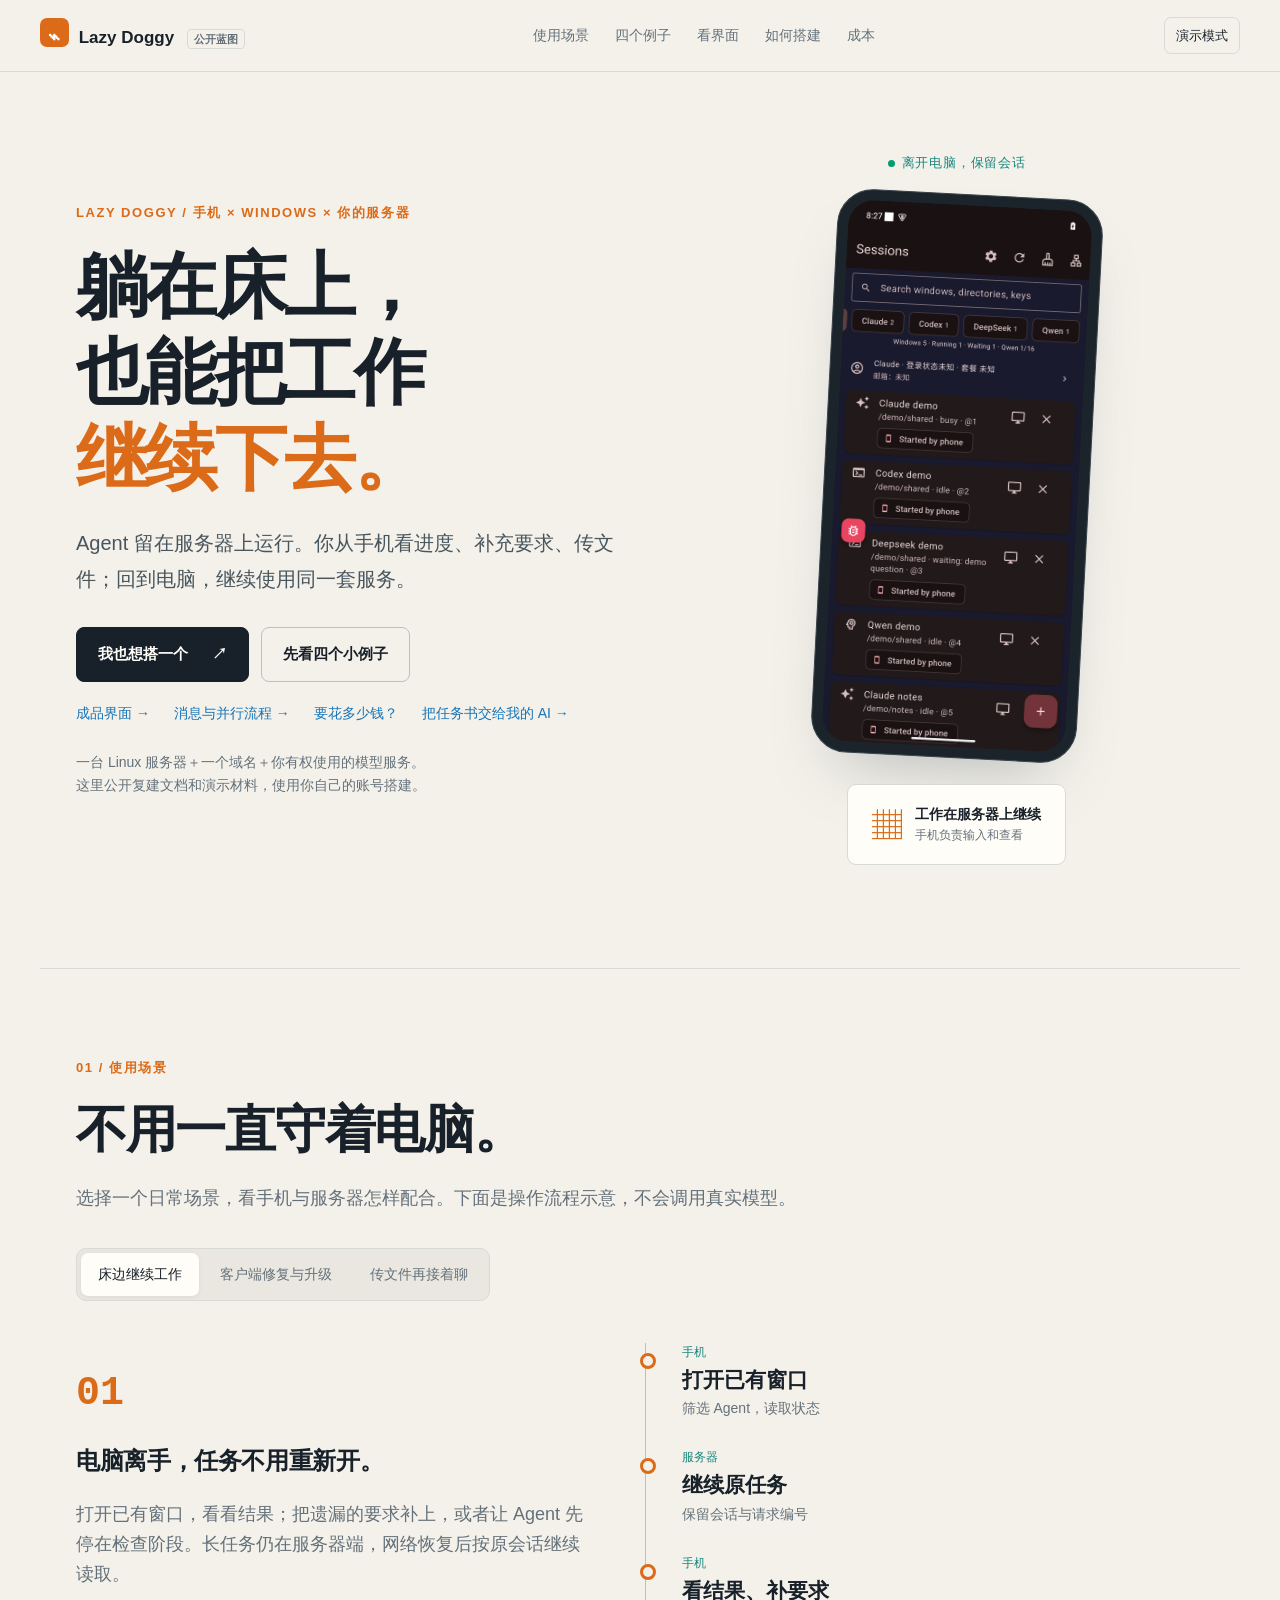
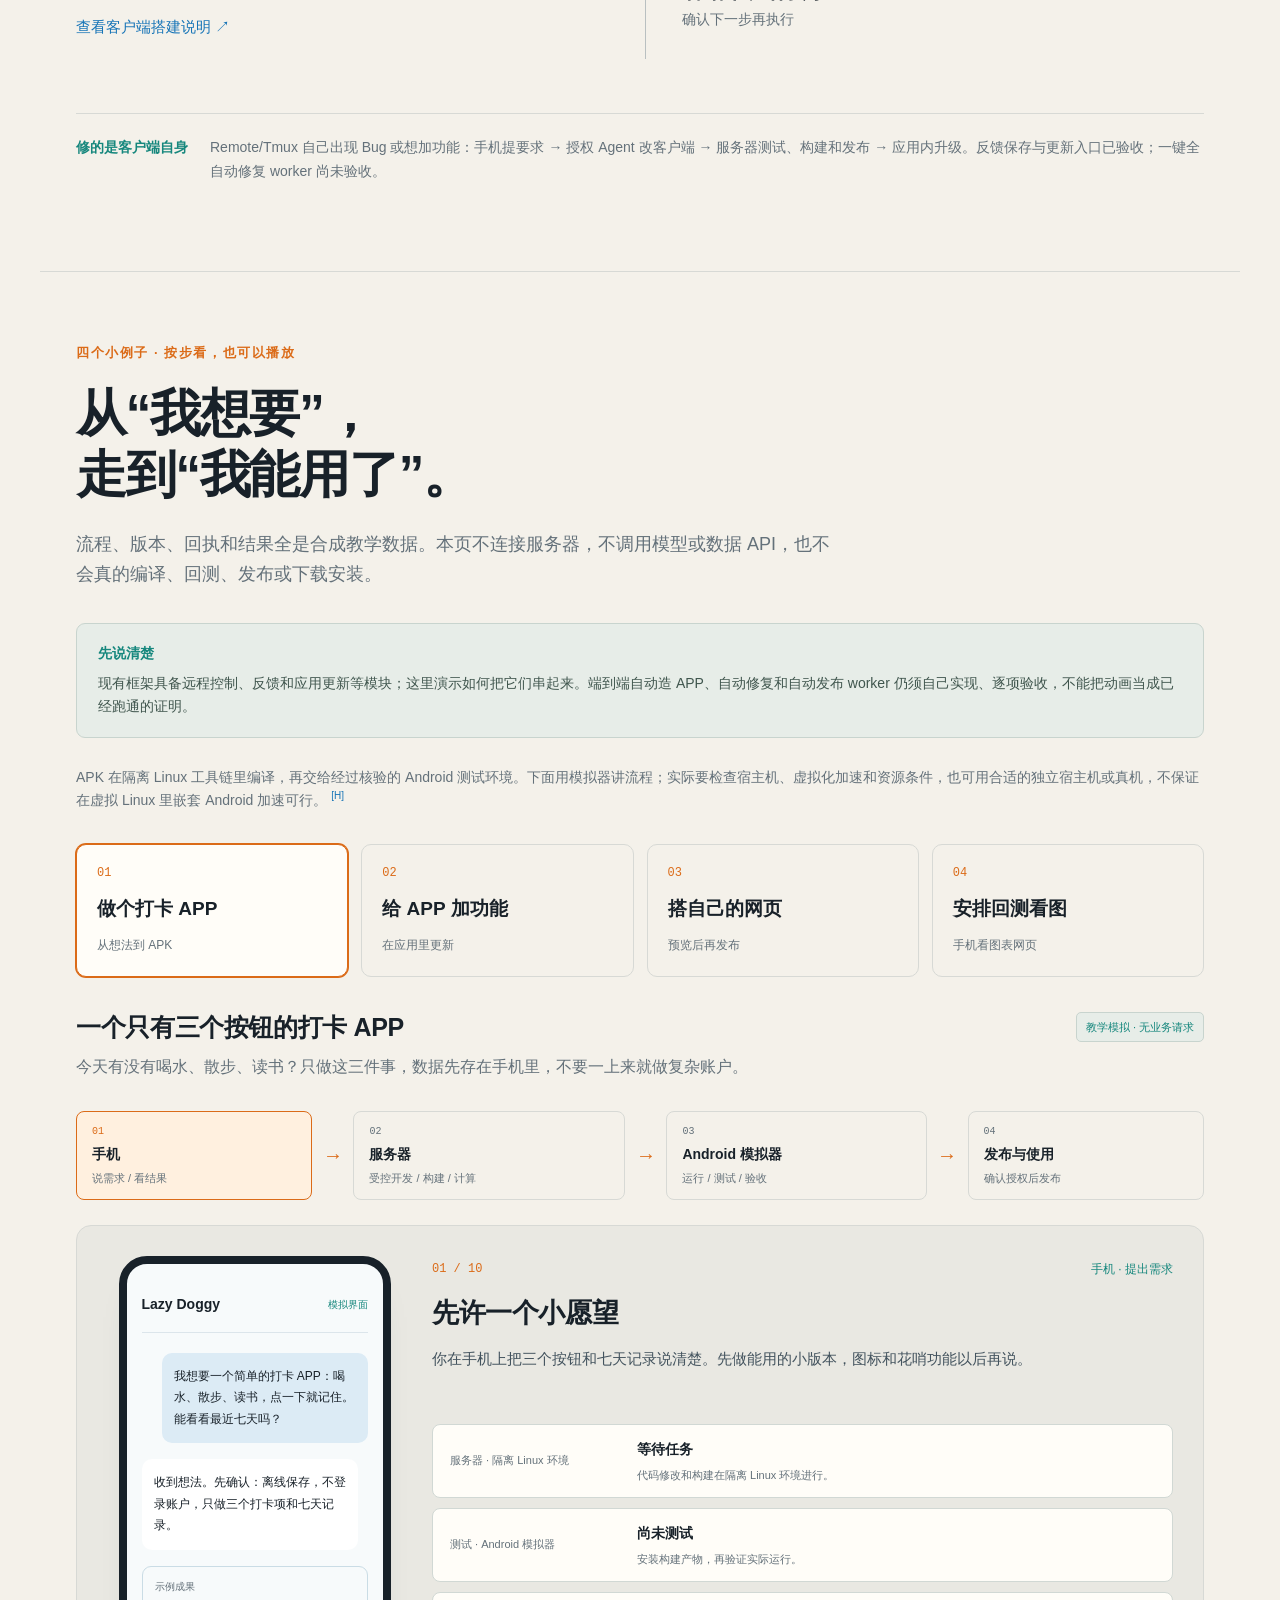
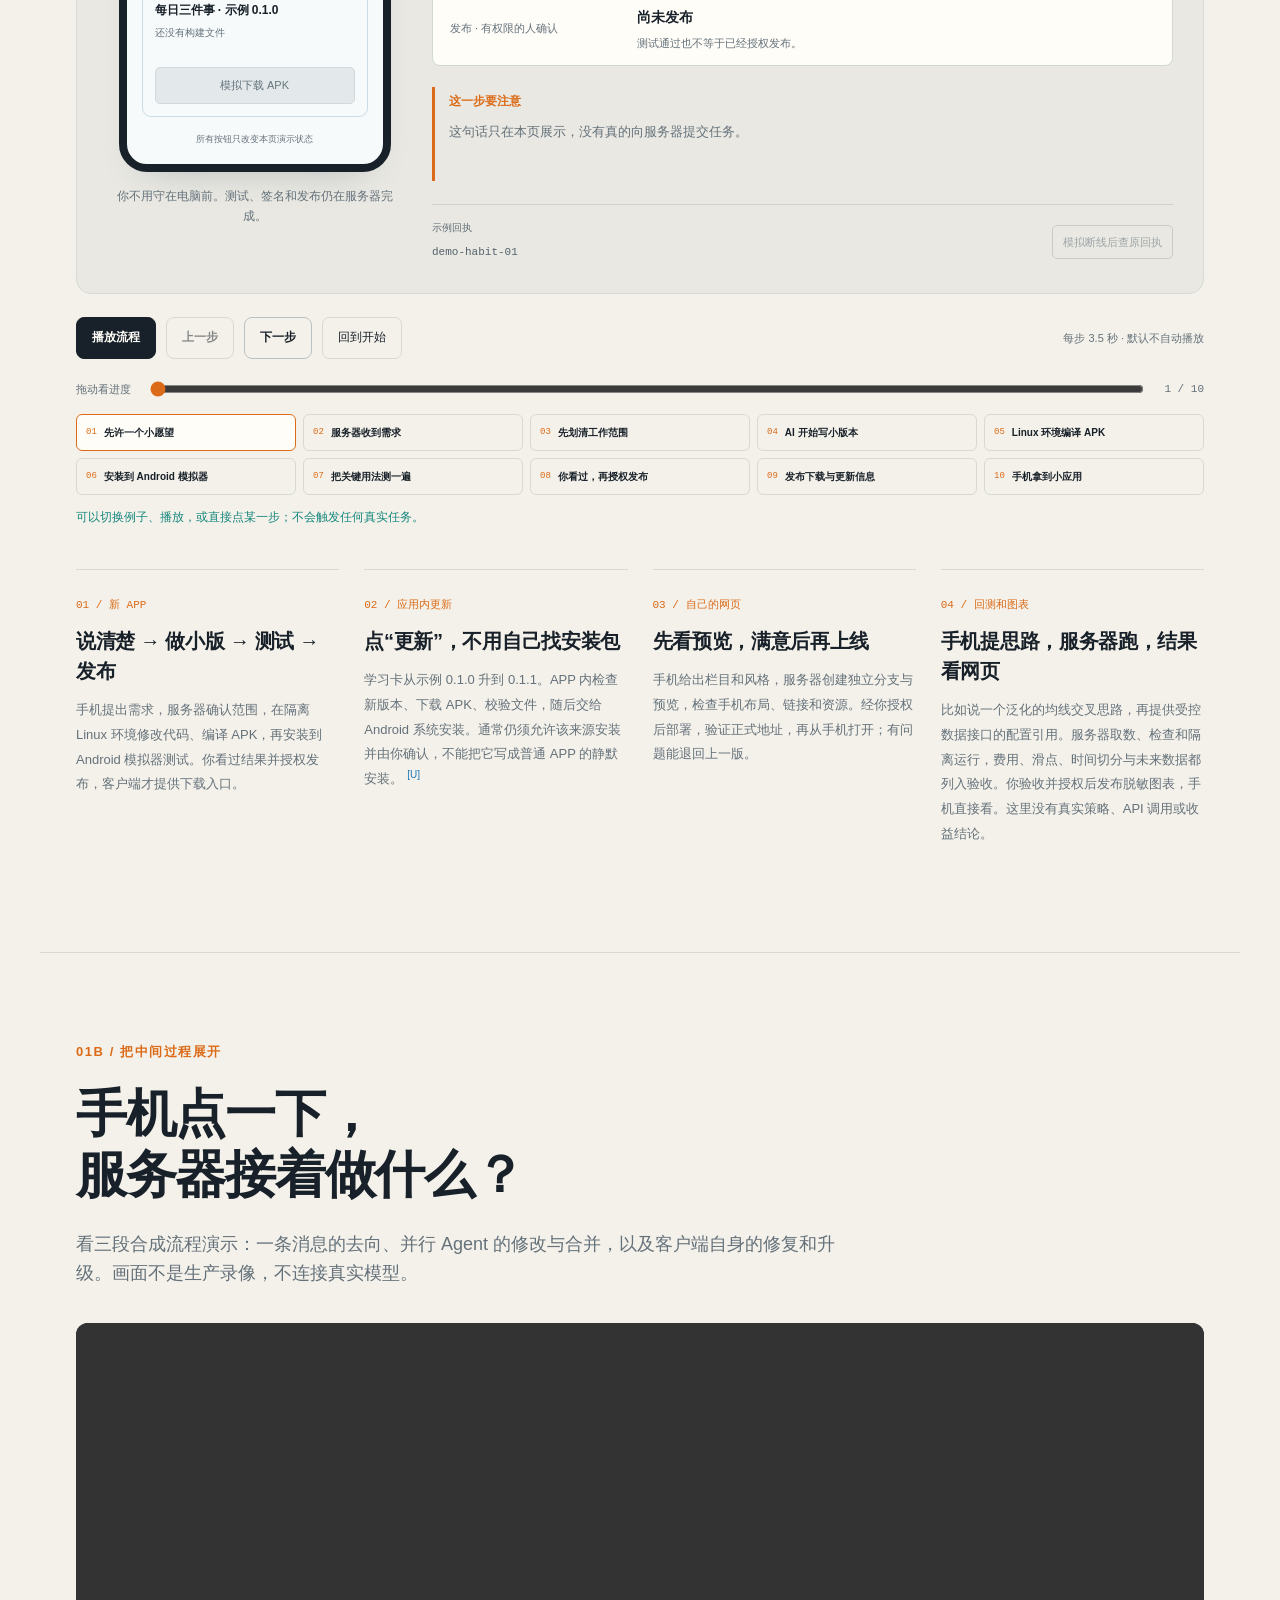
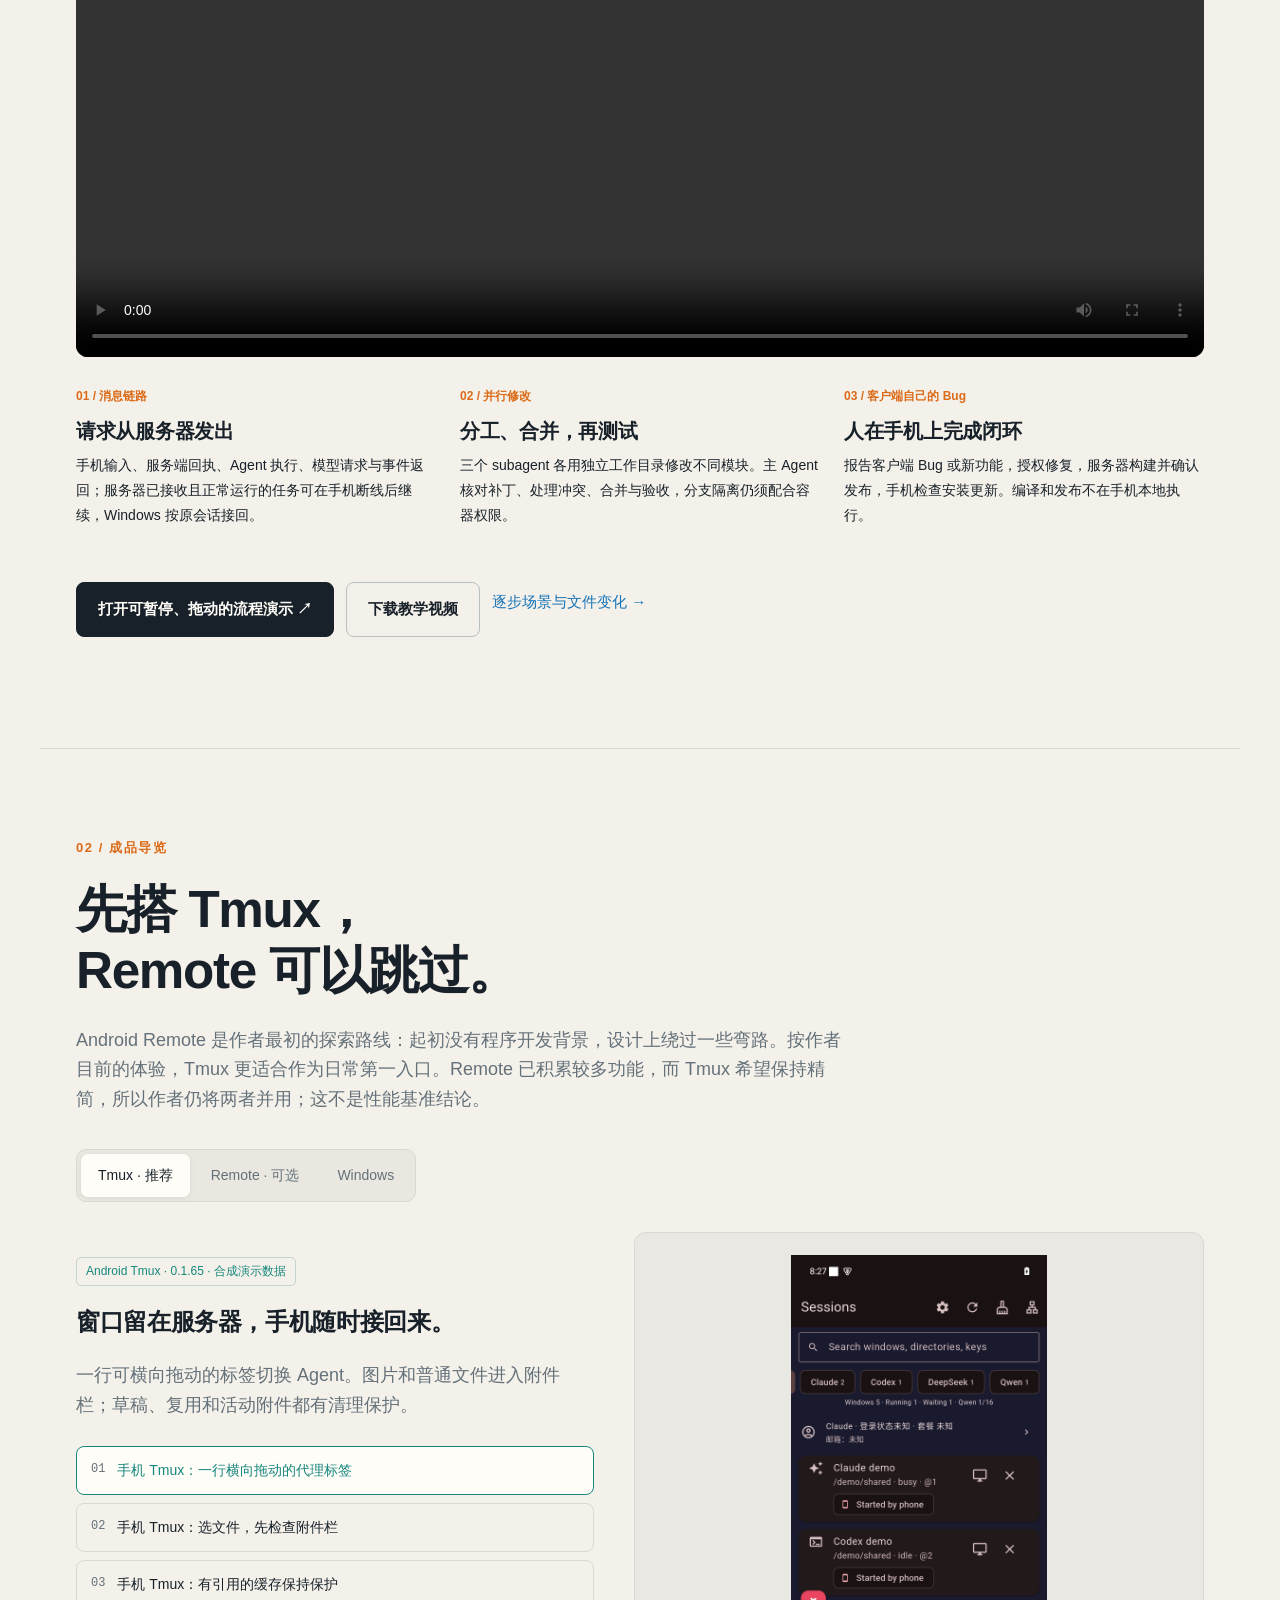
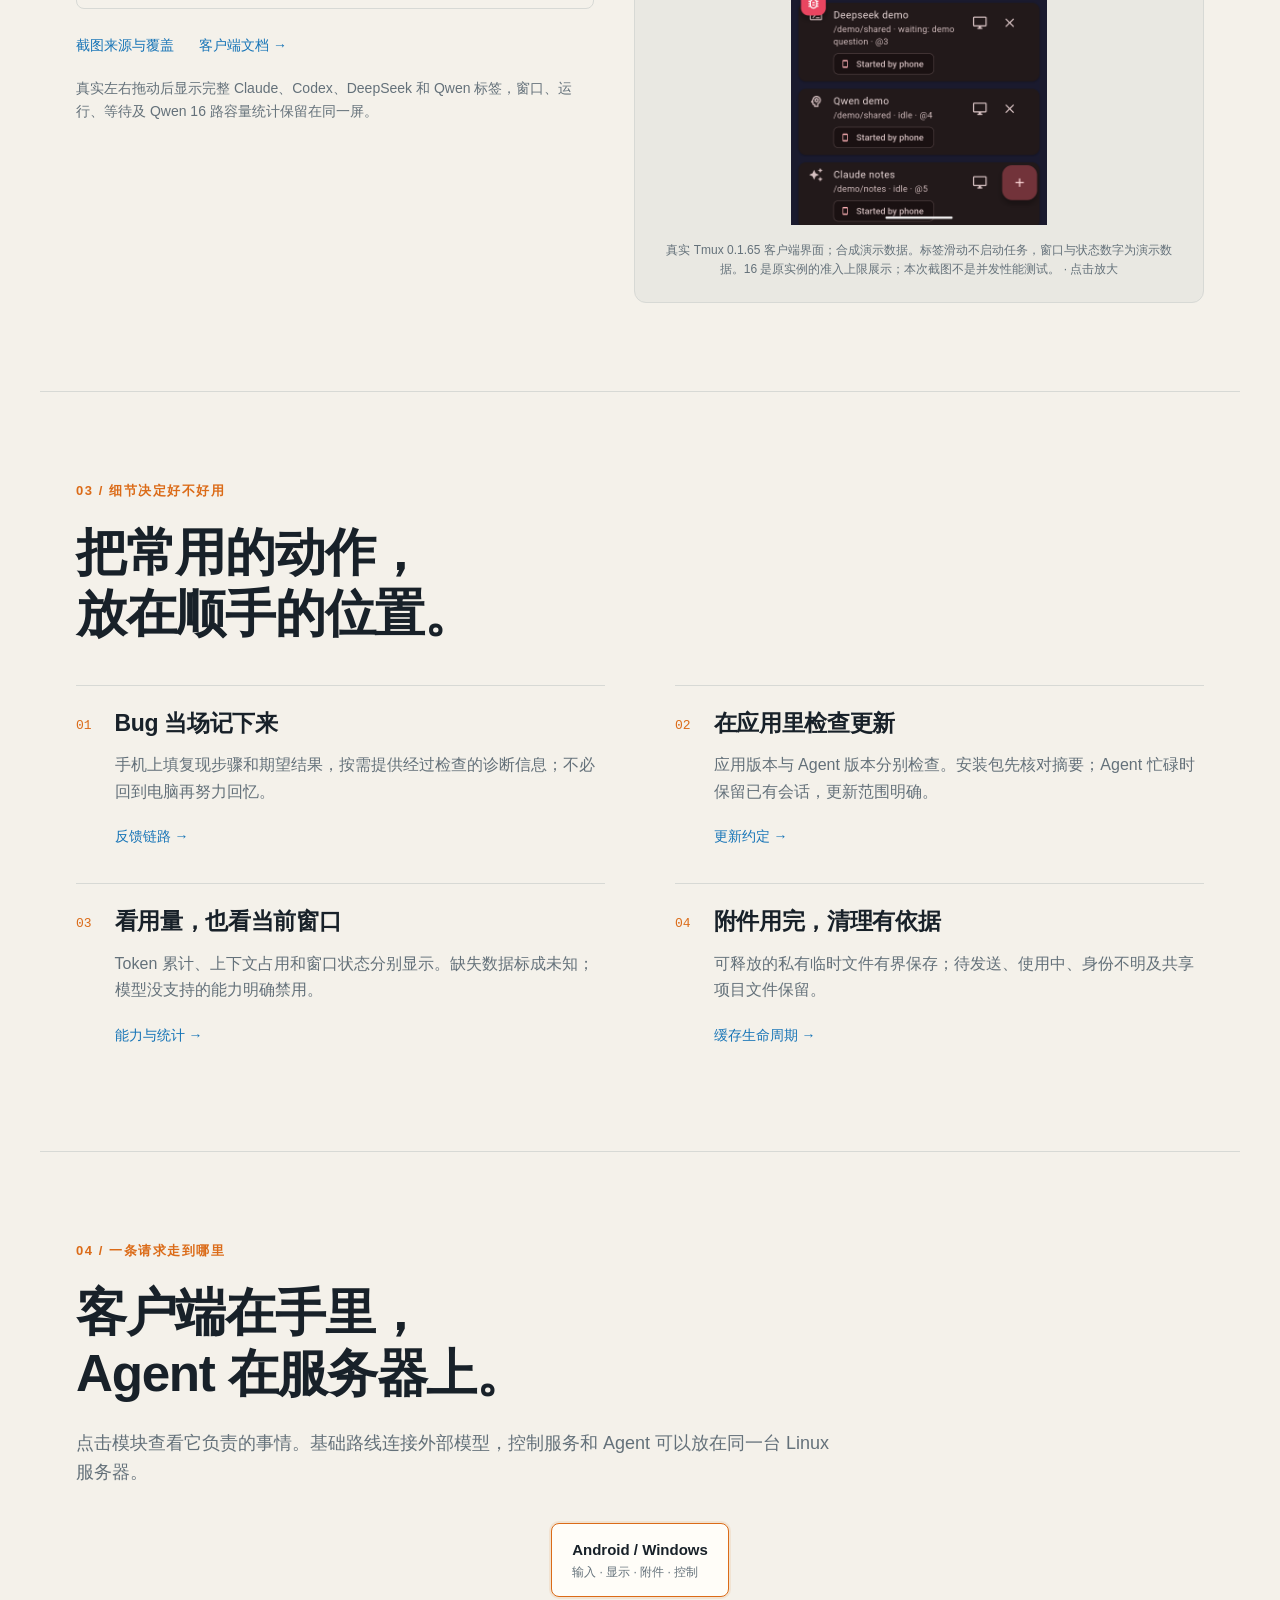
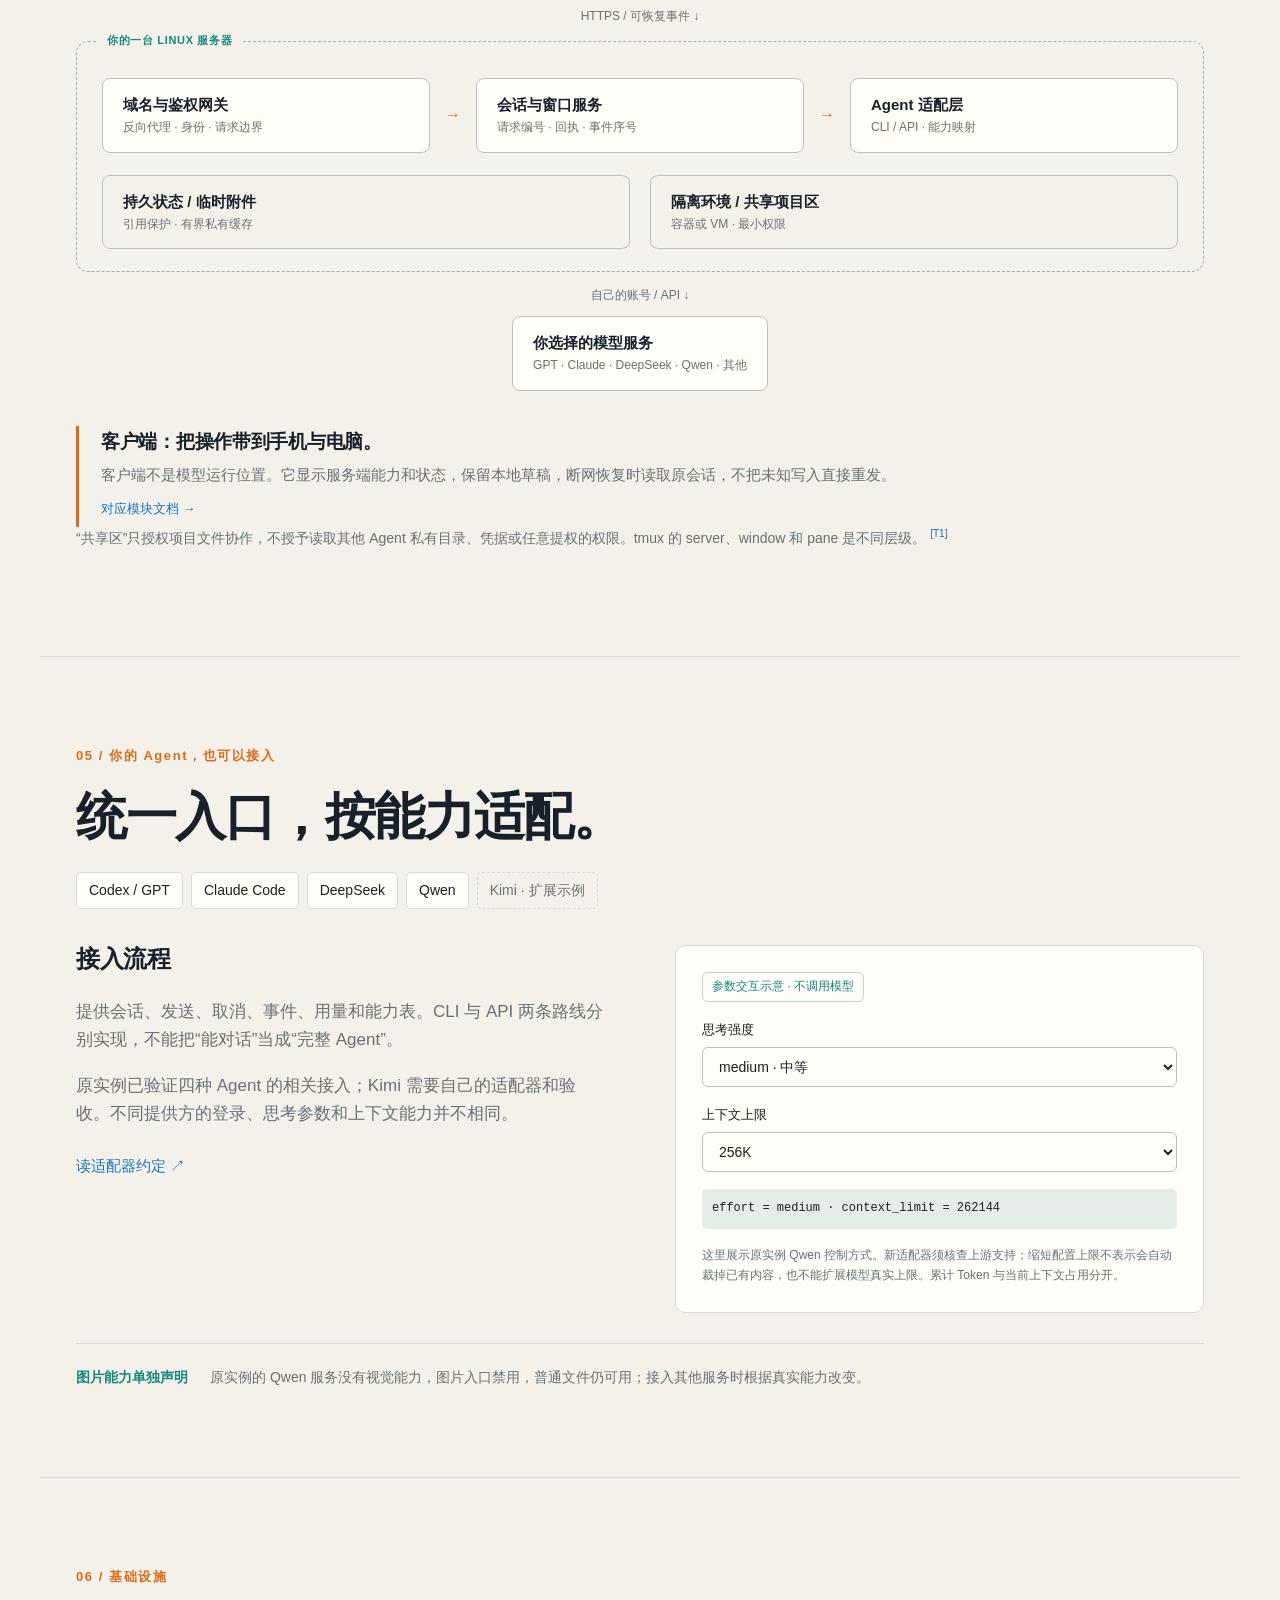
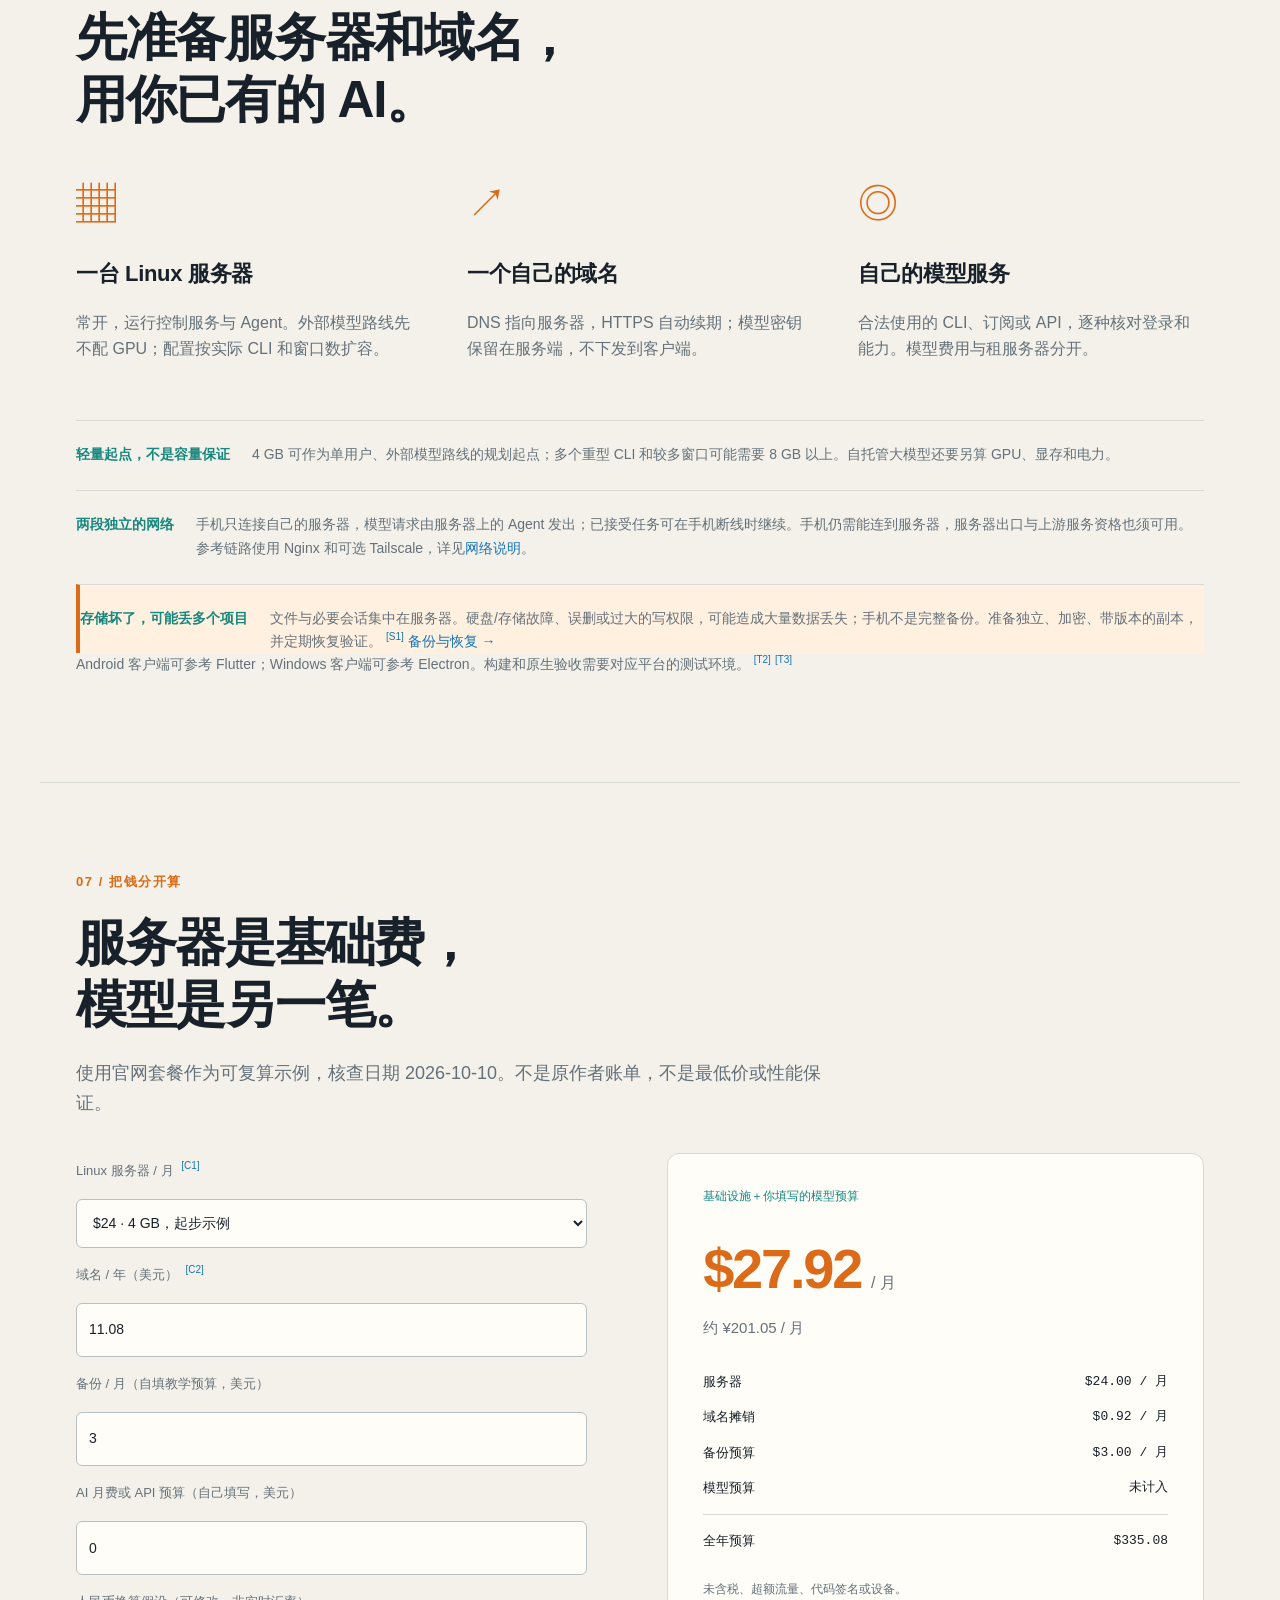
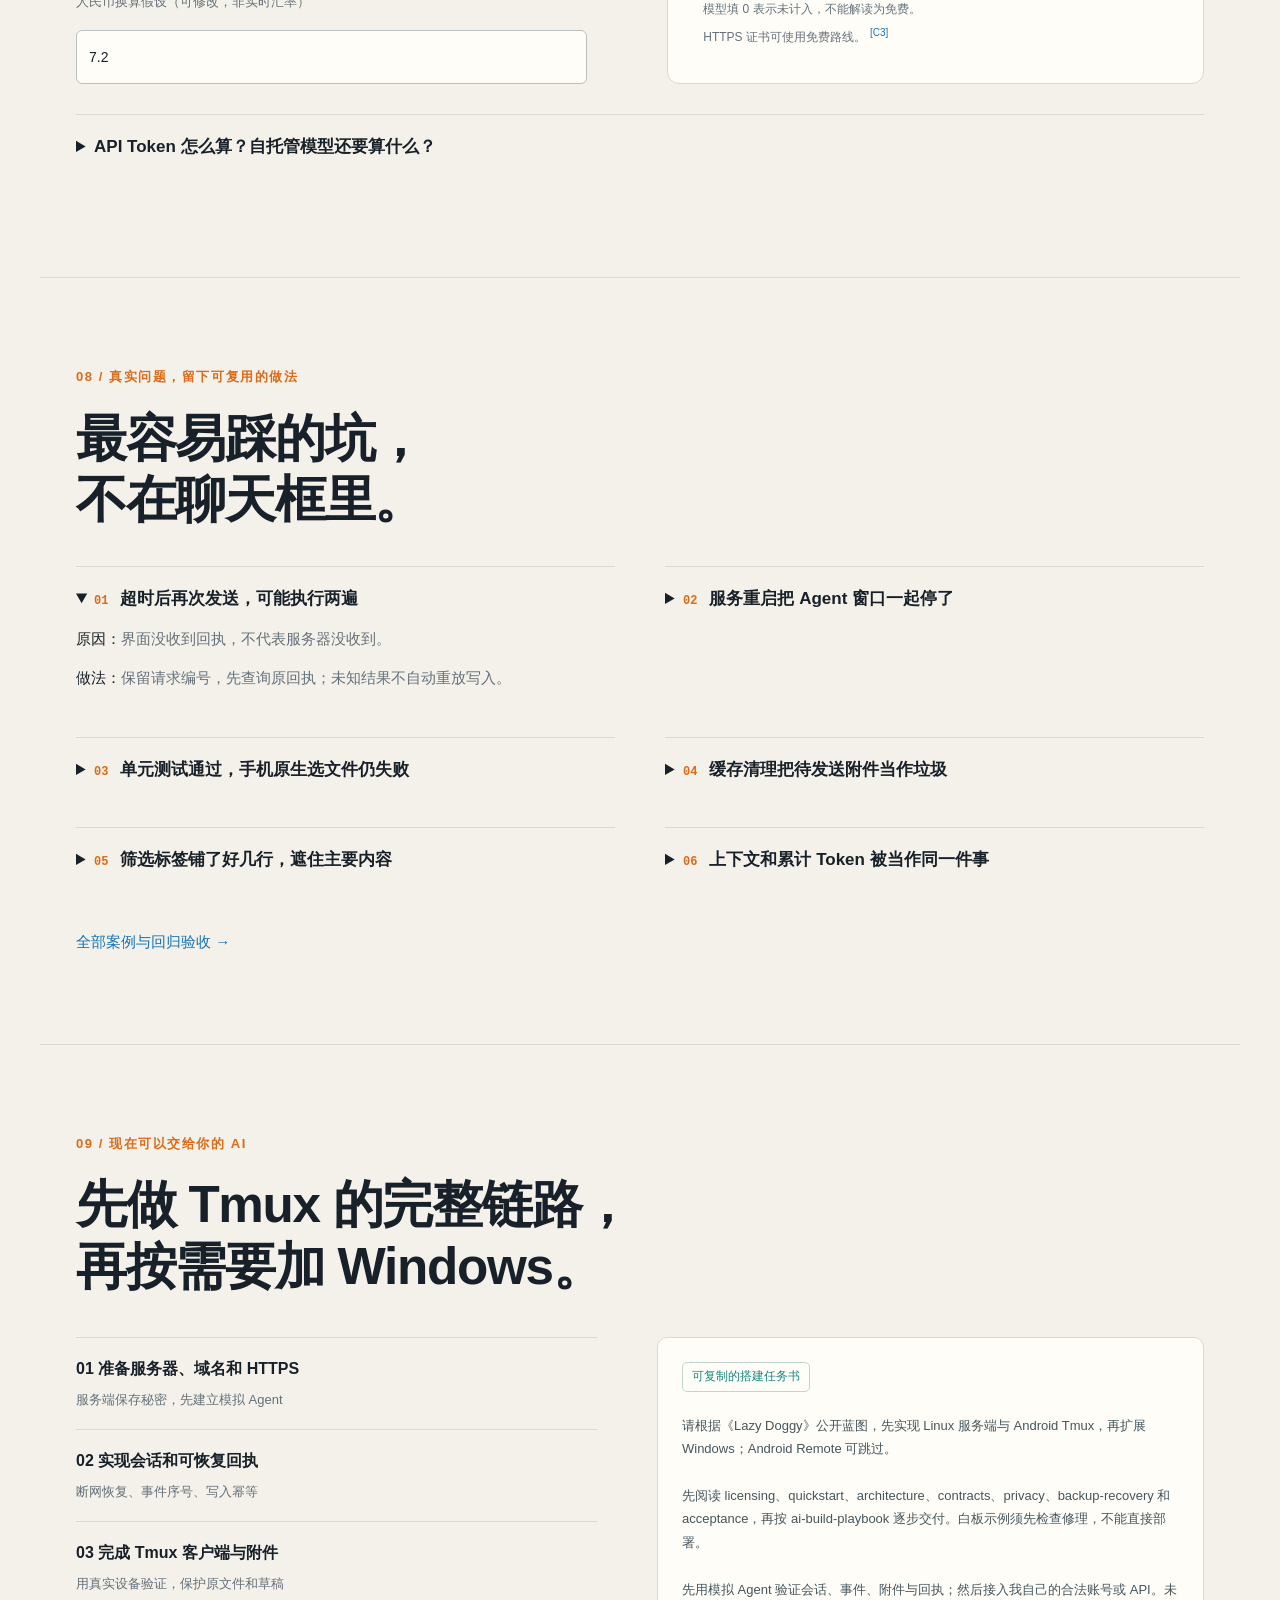
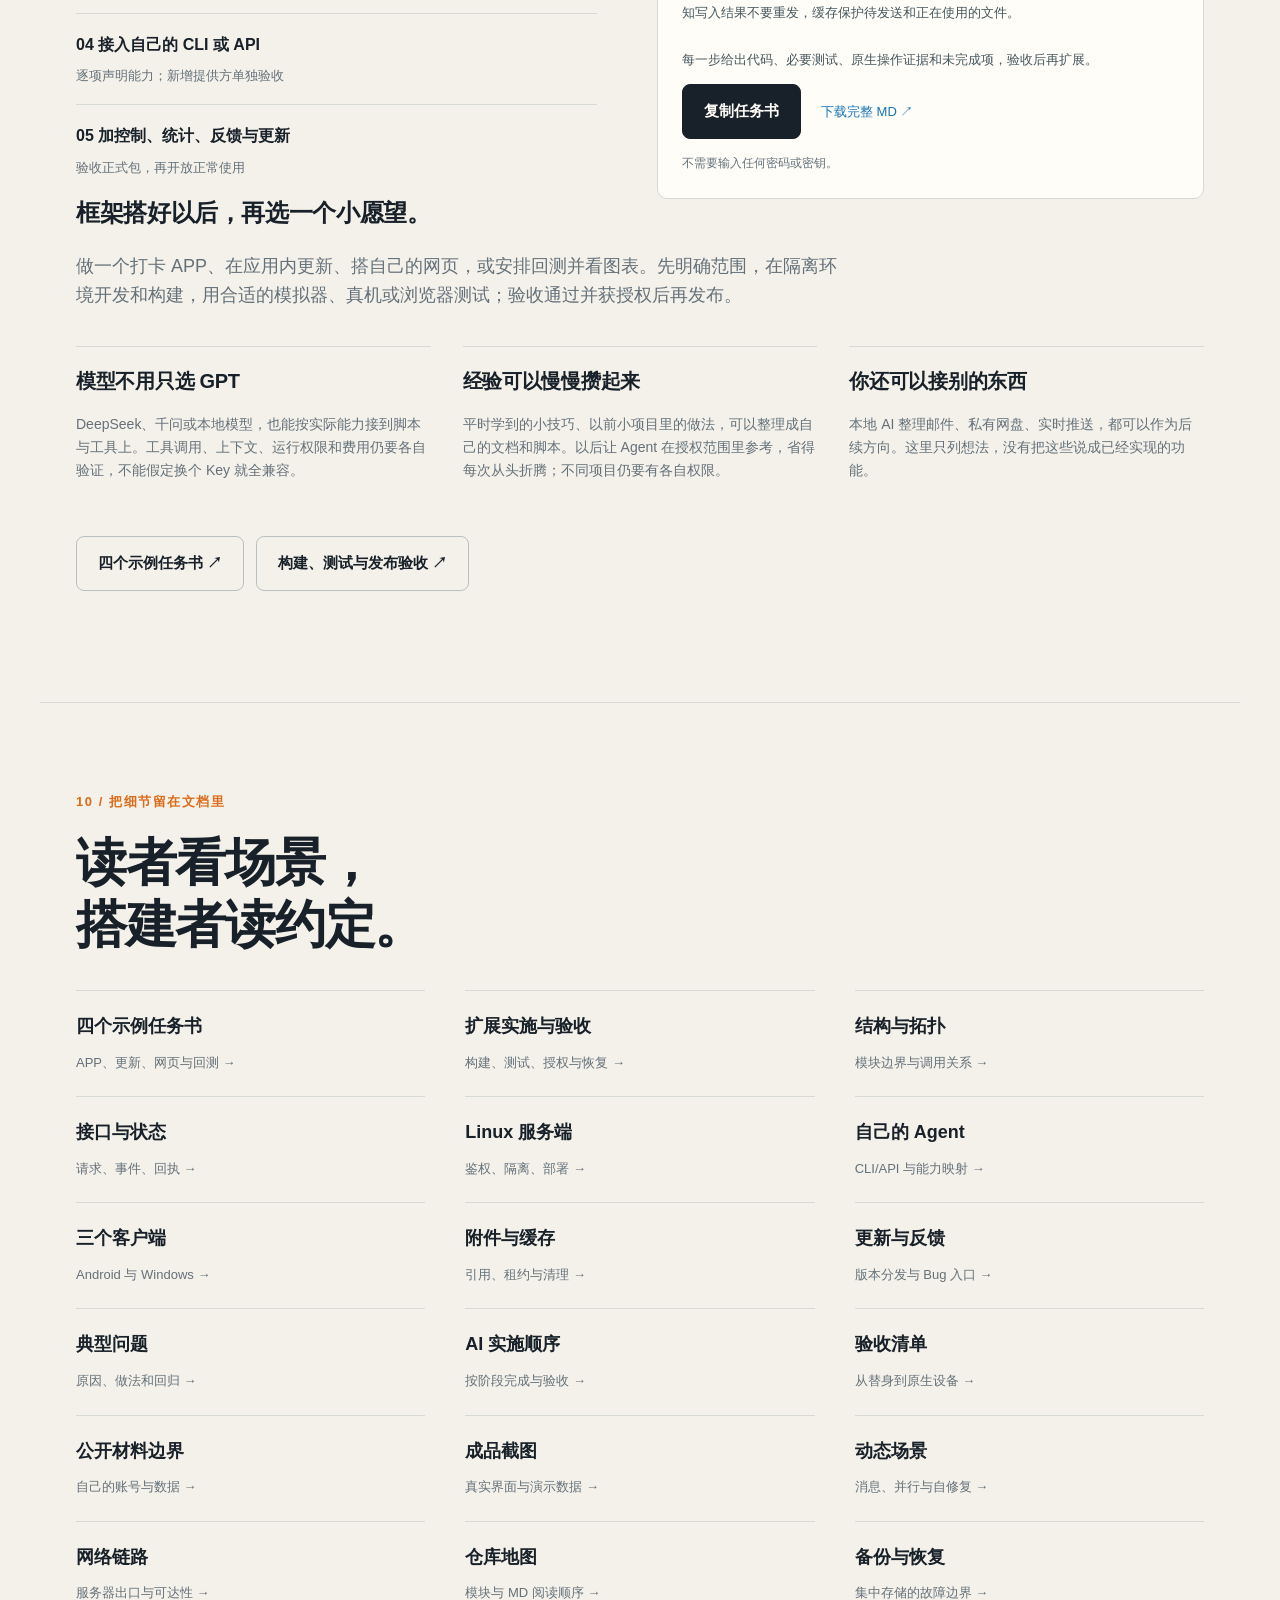
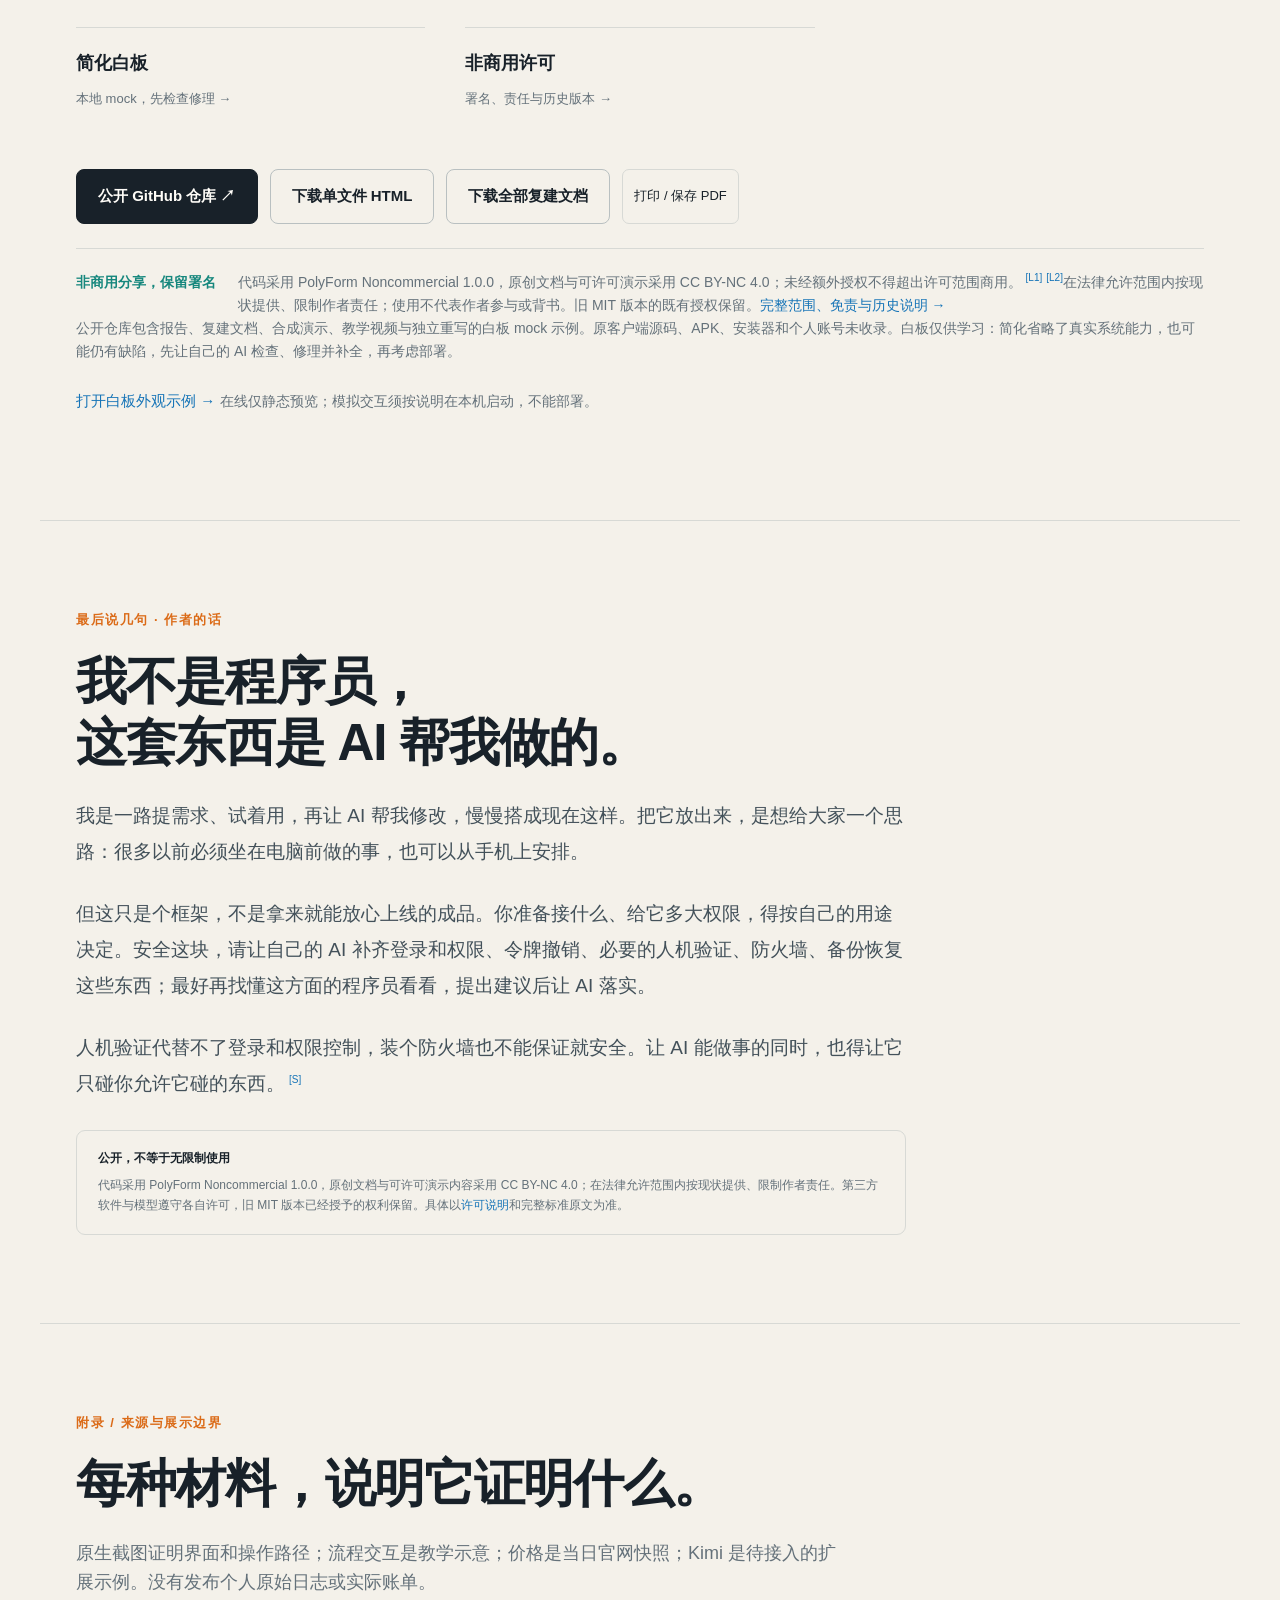
<file: lazy-doggy-v1.html>
<!doctype html>
<html lang="zh-CN"><head><meta charset="utf-8"><meta name="viewport" content="width=device-width,initial-scale=1"><meta http-equiv="Content-Security-Policy" content="default-src 'none'; base-uri 'none'; form-action 'none'"><meta http-equiv="refresh" content="0;url=index.html"><link rel="canonical" href="https://hoary-stock.github.io/lazy-doggy/"><title>Lazy Doggy · 完整报告</title></head><body><p>正在打开完整报告。<a href="index.html">点击继续</a></p></body></html>
</file>
<file: assets/showcase.css>
:root{--paper:#f4f1ea;--strong:#fffdf8;--ink:#182129;--muted:#64717a;--line:#d7d9d5;--blue:#1674b7;--orange:#db6b18;--green:#069b72;--teal:#16877d;--sans:ui-sans-serif,-apple-system,"PingFang SC","Noto Sans SC","Noto Sans CJK SC","Segoe UI","Microsoft YaHei",sans-serif;--mono:ui-monospace,"SF Mono",Menlo,Consolas,monospace}
*{box-sizing:border-box}html{scroll-behavior:smooth;scroll-padding-top:90px}body{margin:0;background:var(--paper);color:var(--ink);font-family:var(--sans);line-height:1.65}button,input,select{font:inherit}button,a{-webkit-tap-highlight-color:transparent}button{cursor:pointer}a{color:var(--blue);text-decoration:none}a:hover{text-decoration:underline}a:focus-visible,button:focus-visible,input:focus-visible,select:focus-visible,summary:focus-visible{outline:3px solid var(--orange);outline-offset:4px}button{color:var(--ink)}h1,h2,h3,p{margin-top:0}h1,h2,h3{line-height:1.2}h1{font-size:clamp(48px,5.6vw,80px);letter-spacing:-.035em;margin-bottom:24px}h1 em{font-style:normal;color:var(--orange)}h2{font-size:clamp(34px,4vw,52px);letter-spacing:-.025em;margin-bottom:24px}h3{font-size:24px;letter-spacing:-.015em}p{margin-bottom:18px}small,.fine{font-size:14px;color:var(--muted)}[hidden]{display:none!important}.skip{position:fixed;top:-70px;z-index:100;background:var(--ink);color:white;padding:12px}.skip:focus{top:0}
.topbar{position:sticky;top:0;height:72px;z-index:20;display:flex;align-items:center;justify-content:space-between;gap:24px;padding:0 max(24px,calc((100vw - 1200px)/2));background:rgba(244,241,234,.96);border-bottom:1px solid var(--line);backdrop-filter:blur(12px)}.brand{font-size:17px;color:var(--ink);font-weight:750;white-space:nowrap}.brand-mark{display:inline-grid;place-items:center;width:29px;height:29px;border-radius:7px;background:var(--orange);color:white;font-size:22px;margin-right:5px}.brand small{font-size:11px;border:1px solid var(--line);padding:3px 6px;margin-left:8px;border-radius:4px;vertical-align:middle}.topbar nav{display:flex;gap:26px;white-space:nowrap}.topbar nav a{font-size:14px;color:var(--muted)}.quiet{border:1px solid var(--line);border-radius:7px;background:transparent;padding:7px 11px;font-size:13px;white-space:nowrap}.page{max-width:1200px;min-height:760px;margin:0 auto;padding:88px 36px;border-bottom:1px solid var(--line);scroll-margin-top:72px}.eyebrow{font-size:13px;font-weight:800;letter-spacing:.12em;color:var(--orange);margin-bottom:20px}.intro{font-size:18px;color:var(--muted);max-width:770px;margin-bottom:34px}.lead{font-size:20px;max-width:570px;color:#48565e;line-height:1.8}.primary,.secondary{display:inline-flex;align-items:center;justify-content:center;gap:24px;border-radius:8px;padding:14px 21px;font-size:15px;font-weight:650;border:1px solid var(--ink)}.primary{color:var(--strong);background:var(--ink)}.primary:hover{background:#303c45;text-decoration:none}.secondary{color:var(--ink);background:transparent;border-color:#b9c0c1}.secondary:hover{background:var(--strong);text-decoration:none}.text-link{display:inline-block;margin-top:8px;font-size:15px}.hero{display:grid;grid-template-columns:1.2fr 1fr;align-items:center;gap:40px;padding-top:65px;min-height:calc(100vh - 72px)}.hero-actions{display:flex;gap:12px;flex-wrap:wrap;margin:30px 0 20px}.hero-shortcuts{display:flex;gap:24px;font-size:14px;margin-bottom:26px;flex-wrap:wrap}.hero-visual{position:relative;display:flex;flex-direction:column;align-items:center;padding:15px 0}.visual-kicker{font-size:13px;letter-spacing:.06em;color:var(--teal);margin-bottom:21px}.live-dot{display:inline-block;width:7px;height:7px;background:var(--green);border-radius:50%;margin-right:7px}.phone{padding:10px;background:#1c242b;border:1px solid #39434b;border-radius:36px;box-shadow:0 35px 65px -30px #53626c66;overflow:hidden}.hero-phone{width:266px;min-height:495px;transform:rotate(3deg)}.hero-phone img{display:block;width:100%;height:auto;max-height:545px;object-fit:contain;border-radius:26px}.phone-demo{background:#f6f9fb;border-radius:25px;padding:30px 13px 16px;min-height:495px;font-size:12px}.demo-top{font-weight:700;margin-bottom:16px}.demo-top span{font-size:10px;color:var(--green);float:right}.demo-tabs{font-size:10px;color:var(--blue);border-bottom:1px solid #dce5ee;padding-bottom:13px;margin-bottom:40px}.bubble{border-radius:12px;background:white;padding:12px;margin-bottom:18px;font-size:12px;line-height:1.6}.bubble.user{background:#e1eef7;margin-left:17px}.demo-file{padding:10px;border:1px solid #cbdbe5;border-radius:9px;margin:33px 0 13px}.demo-file small{font-size:9px;display:block;margin-left:15px}.demo-compose{background:white;border:1px solid #cbdbe5;border-radius:12px;padding:12px;color:var(--muted)}.demo-compose b{float:right;color:var(--blue)}.demo-label{font-size:9px;display:block;text-align:center;margin-top:14px}.server-note{display:flex;align-items:center;gap:13px;background:var(--strong);border:1px solid var(--line);padding:15px 24px;border-radius:9px;margin-top:25px;z-index:1}.server-note>span{font-size:30px;color:var(--orange)}.server-note b,.server-note small{display:block}.server-note b{font-size:14px}.server-note small{font-size:12px}
.segmented{display:inline-flex;max-width:100%;overflow-x:auto;padding:4px;gap:4px;border:1px solid var(--line);border-radius:10px;margin-bottom:30px;background:#e9e7e0}.segmented button{border:0;border-radius:7px;background:transparent;padding:10px 17px;white-space:nowrap;color:var(--muted);font-size:14px}.segmented button[aria-pressed=true]{background:var(--strong);color:var(--ink);box-shadow:0 1px 5px #1111}.scene-layout{display:grid;grid-template-columns:1fr 1.1fr;gap:60px;align-items:center;padding:12px 0 30px}.scene-story p{font-size:18px;color:var(--muted)}.number{font-family:var(--mono);display:block;color:var(--orange);font-size:40px;font-weight:600;margin-bottom:20px}.scene-steps{list-style:none;padding:0;margin:0;border-left:1px solid #b9c0c1}.scene-steps li{position:relative;margin:0 0 28px 26px;padding-left:10px}.scene-steps li:before{content:"";position:absolute;left:-32px;top:10px;background:var(--paper);border:3px solid var(--orange);width:10px;height:10px;border-radius:50%}.scene-steps span,.scene-steps b,.scene-steps small{display:block}.scene-steps span{font-size:12px;color:var(--teal)}.scene-steps b{font-size:21px}.scene-steps small{font-size:14px}.note{display:flex;gap:22px;border-top:1px solid var(--line);padding-top:22px;margin-top:24px;font-size:14px}.note b{flex-shrink:0;color:var(--teal)}.note span{color:var(--muted)}.tour-layout{display:grid;grid-template-columns:1fr 1.1fr;gap:40px;align-items:start}.tour-copy{padding-top:25px}.status-pill{display:inline-block;padding:4px 9px;border:1px solid #c3d5d0;color:var(--teal);border-radius:5px;font-size:12px;margin-bottom:22px}.tour-copy>p:not(.fine):not(.status-pill){font-size:18px;color:var(--muted)}.tour-controls{display:flex;flex-direction:column;gap:8px;margin:25px 0}.tour-controls button{display:flex;align-items:center;gap:12px;padding:12px 14px;border:1px solid var(--line);background:transparent;border-radius:8px;text-align:left;font-size:14px}.tour-controls button[aria-pressed=true]{border-color:var(--teal);background:var(--strong);color:var(--teal)}.tour-controls button span{font-family:var(--mono);font-size:12px;color:var(--muted)}.tour-links{display:flex;gap:25px;flex-wrap:wrap;font-size:14px;margin-bottom:20px}.tour-figure{margin:0;display:flex;align-items:center;flex-direction:column;gap:16px;min-height:490px;background:#e9e8e2;border:1px solid var(--line);border-radius:12px;padding:22px}.image-button{border:0;padding:0;display:block;background:transparent;min-height:440px;width:100%;cursor:zoom-in}.image-button img{display:block;max-height:570px;width:100%;object-fit:contain}.tour-figure figcaption{font-size:12px;color:var(--muted);text-align:center}.feature-list{display:grid;grid-template-columns:1fr 1fr;column-gap:70px;row-gap:34px;margin-top:40px}.feature-list article{display:flex;gap:23px;border-top:1px solid var(--line);padding-top:24px}.feature-list article>span{font-family:var(--mono);font-size:13px;color:var(--orange);padding-top:5px}.feature-list h3{font-size:23px;margin-bottom:15px}.feature-list p{font-size:16px;color:var(--muted)}.feature-list a{font-size:14px}
.topology{display:flex;flex-direction:column;align-items:center;margin-top:35px}.topo-clients,.topo-external{display:flex;flex-direction:column;align-items:center;gap:10px}.node{border:1px solid #b9c0c1;padding:14px 20px;border-radius:8px;background:var(--strong);text-align:left;transition:border-color .15s,box-shadow .15s}.node b,.node small{display:block}.node b{font-size:15px}.node small{font-size:12px}.node.selected{border-color:var(--orange);box-shadow:0 0 0 2px #db6b181c}.connector{color:var(--muted);font-size:12px}.server-boundary{border:1px dashed #9faeae;border-radius:12px;padding:36px 25px 22px;width:100%;position:relative;margin:14px 0}.boundary-label{position:absolute;top:-11px;left:20px;background:var(--paper);padding:0 10px;font-size:11px;letter-spacing:.06em;color:var(--teal);font-weight:700}.topo-row{display:flex;align-items:center;gap:15px;justify-content:space-between}.topo-row .node{flex:1}.arrow{color:var(--orange)}.topo-bottom{display:flex;gap:20px;margin-top:22px}.topo-bottom .node{flex:1;background:transparent}.topo-detail{margin-top:35px;border-left:3px solid var(--orange);padding:5px 0 5px 22px}.topo-detail h3{font-size:19px;margin-bottom:9px}.topo-detail p{font-size:15px;color:var(--muted);margin-bottom:8px}.topo-detail a{font-size:13px}.citation{font-size:10px;margin-left:4px;line-height:0}.provider-chips{display:flex;gap:8px;flex-wrap:wrap;margin-bottom:36px}.provider-chips span{border:1px solid var(--line);padding:6px 12px;border-radius:5px;font-size:14px;background:var(--strong)}.provider-chips .planned{background:transparent;border-style:dashed;color:var(--muted)}.two{display:grid;grid-template-columns:1fr 1fr;gap:70px;margin:30px 0}.two p{font-size:17px;color:var(--muted)}.control-lab{background:var(--strong);border:1px solid var(--line);border-radius:10px;padding:26px;display:flex;flex-direction:column;align-items:start}.control-lab label{font-size:13px;margin-bottom:7px}.control-lab select{width:100%;margin-bottom:17px}.control-lab output{font-family:var(--mono);font-size:12px;background:#e5ece9;padding:10px;width:100%;margin-bottom:17px;border-radius:5px}.control-lab small{font-size:12px}.control-lab .status-pill{margin-bottom:17px}.requirement-row{display:grid;grid-template-columns:repeat(3,1fr);gap:45px;margin:40px 0}.big-symbol{font-size:40px;color:var(--orange);display:block;margin-bottom:25px}.requirement-row h3{font-size:22px}.requirement-row p{font-size:16px;color:var(--muted)}
input,select{border:1px solid #b9c0c1;background:var(--strong);color:var(--ink);padding:10px 12px;border-radius:6px;min-width:0;max-width:100%;font-size:14px}.cost-layout{display:grid;grid-template-columns:1fr 1.05fr;gap:80px;margin:30px 0}.cost-inputs{display:grid;gap:9px}.cost-inputs label{font-size:13px;margin-top:7px;color:var(--muted)}.cost-result{padding:28px 35px;background:var(--strong);border:1px solid var(--line);border-radius:12px;align-self:start}.cost-label{font-size:12px;color:var(--teal)}.cost-total{display:flex;gap:10px;align-items:baseline;margin-top:15px;flex-wrap:wrap}.cost-total output{font-size:56px;font-weight:750;letter-spacing:-.04em;color:var(--orange)}.cost-total>span{font-size:16px;color:var(--muted)}.converted{font-size:15px;color:var(--muted)}dl{margin:22px 0}dl>div{display:flex;justify-content:space-between;gap:15px;padding:7px 0;font-size:13px}dd{margin:0;font-family:var(--mono)}.annual{border-top:1px solid var(--line);margin-top:8px;padding-top:15px}.cost-result p{font-size:12px;color:var(--muted);margin-bottom:8px}.cost-extra{margin-top:25px}.cost-extra p{font-size:14px;color:var(--muted)}details{border-top:1px solid var(--line);padding:18px 0}summary{cursor:pointer;font-weight:600;font-size:17px;margin-bottom:10px}.bug-grid{display:grid;grid-template-columns:1fr 1fr;gap:15px 50px;margin:35px 0 20px}.bug-grid summary span{font-family:var(--mono);color:var(--orange);font-size:12px;margin-right:12px}.bug-grid p{font-size:15px;color:var(--muted);margin:14px 0}.bug-grid p b{color:var(--ink);font-weight:550}.build-layout{display:grid;grid-template-columns:1fr 1.05fr;gap:60px;margin-top:40px}.build-steps{list-style:none;padding:0;margin:0}.build-steps li{border-top:1px solid var(--line);padding:18px 0}.build-steps a{display:block;color:var(--ink)}.build-steps b,.build-steps span{display:block}.build-steps b{font-size:16px;font-weight:650}.build-steps span{font-size:13px;color:var(--muted);margin-top:7px}.prompt-panel{background:var(--strong);border:1px solid var(--line);border-radius:10px;padding:24px;align-self:start}.prompt-panel pre{white-space:pre-wrap;overflow-wrap:anywhere;font:13px/1.8 var(--sans);color:#45565d;margin-top:0}.prompt-actions{display:flex;align-items:center;gap:20px;flex-wrap:wrap}.prompt-actions a{font-size:13px}.prompt-panel .fine{font-size:12px;margin-top:15px;margin-bottom:0}.document-grid{display:grid;grid-template-columns:repeat(3,1fr);gap:0 40px;margin:35px 0}.document-grid a{display:block;padding:21px 0;border-top:1px solid var(--line);color:var(--ink)}.document-grid b{display:block;font-size:18px;margin-bottom:7px}.document-grid span{font-size:13px;color:var(--muted)}.download-row{display:flex;gap:12px;flex-wrap:wrap;margin:36px 0 23px}.references{display:grid;grid-template-columns:1fr 1fr;gap:24px 50px;margin:40px 0}.reference-entry{padding-top:16px;border-top:1px solid var(--line);scroll-margin-top:90px}.reference-entry:target{background:#db6b180c}.reference-entry b{display:block;font-size:14px;margin-bottom:8px}.reference-entry a{font-size:14px}.reference-entry p{font-size:12px;color:var(--muted);margin:10px 0}.references-page{min-height:0}footer{max-width:1200px;margin:0 auto;display:flex;gap:26px;flex-wrap:wrap;font-size:12px;color:var(--muted);padding:28px 36px}footer>span{margin-right:auto}dialog{border:1px solid var(--line);border-radius:12px;padding:35px 25px 15px;background:var(--strong);max-width:94vw;max-height:95vh;color:var(--ink)}dialog::backdrop{background:#111b;backdrop-filter:blur(4px)}dialog img{display:block;max-height:78vh;max-width:86vw;object-fit:contain;margin:auto}dialog p{font-size:12px;color:var(--muted);margin-top:15px;text-align:center}.dialog-close{position:absolute;right:8px;top:3px;background:transparent;border:0;font-size:28px;padding:0 7px}.deck-controls{position:fixed;bottom:18px;right:20px;z-index:25;display:flex;align-items:center;gap:16px;border:1px solid var(--line);border-radius:9px;background:var(--strong);padding:5px 8px;box-shadow:0 2px 15px #1111}.deck-controls button{border:0;background:transparent;padding:5px 12px;font-size:18px}.deck-controls output{font-family:var(--mono);font-size:12px;color:var(--muted)}.deck .page:not(.active){display:none}.deck .page{min-height:calc(100vh - 72px);border-bottom:0;padding-top:50px;padding-bottom:80px}.deck footer{display:none}
@media(min-width:1400px){.hero-visual{padding-left:30px}.hero-phone{width:284px}.page{min-height:820px}}@media(max-width:900px){.topbar{padding:0 20px;gap:14px}.topbar nav{gap:14px}.brand small{display:none}.page{padding:60px 28px;min-height:0}.hero{min-height:760px;gap:22px}.hero-phone{width:230px}.hero .lead{font-size:17px}.scene-layout{gap:30px}.tour-layout{gap:25px;grid-template-columns:1fr 1fr}.feature-list{gap:25px}.cost-layout{gap:35px}.topo-row{gap:8px}.node{padding:12px}.node b{font-size:13px}.node small{font-size:11px}.two{gap:35px}.build-layout{gap:25px}.requirement-row{gap:25px}.document-grid{gap:0 25px}.cost-total output{font-size:46px}}
@media(max-width:620px){html{scroll-padding-top:114px}.topbar{height:auto;min-height:65px;flex-wrap:wrap;padding:12px 18px;gap:8px 12px}.brand{font-size:15px;flex:1}.topbar nav{order:3;width:100%;justify-content:space-between;margin-top:3px}.topbar nav a{font-size:12px}.topbar .quiet{font-size:11px;padding:5px 8px}.brand-mark{width:25px;height:25px;font-size:19px}.page{padding:49px 22px;scroll-margin-top:109px}.hero{display:flex;flex-direction:column;align-items:stretch;min-height:0;padding-top:38px;gap:35px}.hero h1{font-size:52px;letter-spacing:-.02em;line-height:1.18}.hero .lead{font-size:17px}.hero-actions{margin-top:23px;gap:9px}.primary,.secondary{font-size:13px;padding:12px 16px;gap:14px}.hero-shortcuts{gap:15px;font-size:12px}.hero-visual{padding:0 0 10px}.hero-phone{width:245px}.server-note{padding:12px 20px}.eyebrow{font-size:11px;margin-bottom:17px}h2{font-size:34px}h3{font-size:21px}.intro{font-size:15px;margin-bottom:24px}.segmented{width:100%;margin-bottom:25px}.segmented button{padding:9px 12px;font-size:12px;flex:1}.scene-layout,.tour-layout,.two,.cost-layout,.build-layout{grid-template-columns:1fr;gap:25px}.scene-story p{font-size:16px}.number{font-size:30px;margin-bottom:16px}.scene-steps{margin-left:8px}.scene-steps b{font-size:18px}.note{flex-direction:column;gap:8px;font-size:13px}.tour-copy{padding-top:0}.tour-copy>p:not(.fine):not(.status-pill){font-size:16px}.tour-figure{min-height:400px;padding:17px}.image-button{min-height:340px}.image-button img{max-height:540px}.tour-controls{gap:7px;margin:20px 0}.tour-controls button{font-size:12px;padding:10px}.feature-list{grid-template-columns:1fr;row-gap:23px;margin-top:30px}.feature-list h3{font-size:21px}.feature-list p{font-size:15px}.server-boundary{padding:27px 13px 15px}.topo-row{flex-direction:column}.topo-row .node{width:100%}.arrow{transform:rotate(90deg)}.topo-bottom{flex-direction:column;gap:10px;margin-top:14px}.node b{font-size:14px}.node small{font-size:12px}.topo-detail h3{font-size:17px}.topo-detail p{font-size:14px}.topo-clients,.topo-external{width:100%}.topo-clients .node,.topo-external .node{width:100%}.provider-chips span{font-size:12px;padding:5px 9px}.two p{font-size:15px}.requirement-row{grid-template-columns:1fr;gap:20px;margin:30px 0}.requirement-row article{display:grid;grid-template-columns:45px 1fr;gap:8px 14px}.big-symbol{grid-row:1/3;margin:0;font-size:32px}.requirement-row h3{font-size:21px;margin:0}.requirement-row p{grid-column:2;font-size:14px;margin-bottom:8px}.cost-result{padding:24px}.cost-total output{font-size:51px}.bug-grid{grid-template-columns:1fr;gap:7px}summary{font-size:16px}.bug-grid p{font-size:14px}.document-grid{grid-template-columns:1fr 1fr;gap:0 18px}.document-grid b{font-size:16px}.document-grid span{font-size:11px}.document-grid a{padding:17px 0}.references{grid-template-columns:1fr;gap:18px}.download-row .primary,.download-row .secondary{width:100%}.download-row{gap:10px}footer{padding:25px 22px;font-size:11px;gap:16px}footer>span{width:100%}.deck .page{padding-top:34px;min-height:calc(100vh - 109px)}.deck-controls{bottom:12px;right:12px}.fine{font-size:12px}.reference-entry{scroll-margin-top:120px}}
@media(prefers-reduced-motion:reduce){html{scroll-behavior:auto}*{transition:none!important}}@media print{body{background:white;font-size:12px}.topbar,.deck-controls,.segmented,.prompt-actions,#print-button,.skip,.download-row{display:none!important}.page,.deck .page{display:block!important;min-height:0!important;padding:25px 0;border-bottom:1px solid #ddd;page-break-inside:auto}.hero{display:grid!important;grid-template-columns:1.3fr 1fr}.hero h1{font-size:43px}h2{font-size:28px}.hero-phone{width:160px;min-height:0;transform:none}.hero-visual{padding:0}.page:not(:first-child){break-before:page}.phone-demo{min-height:0}.tour-image,.image-button img{max-height:450px}.tour-figure{min-height:0}.two,.cost-layout,.build-layout{gap:30px}.cost-inputs{display:none}.cost-layout{display:block}.cost-result{max-width:500px}.bug-grid{display:block}details{break-inside:avoid}details>*{display:block!important}summary{list-style:none}.references{gap:20px}a{color:inherit}footer{padding:20px 0}.server-note{box-shadow:none}.hero-shortcuts,.hero-actions{display:none}.feature-list article{break-inside:avoid}}

.flow-video{display:block;width:100%;height:auto;background:#182129;border-radius:12px;aspect-ratio:16/9}.demo-chapters{display:grid;grid-template-columns:repeat(3,minmax(0,1fr));gap:24px;margin:25px 0}.demo-chapters span{color:var(--orange);font-size:12px;font-weight:700}.demo-chapters h3{font-size:20px;margin:10px 0}.demo-chapters p{font-size:14px;line-height:1.8}.risk-note{border-left:4px solid #db6b18;background:#fff0df}.license-note{margin-top:24px}.hero-shortcuts{flex-wrap:wrap}@media(max-width:620px){.demo-chapters{grid-template-columns:1fr;gap:14px}.demo-chapters h3{font-size:19px}.flow-video{border-radius:7px}}
</file>
<file: assets/examples.css>
/* SPDX-License-Identifier: PolyForm-Noncommercial-1.0.0 */
.hero-boundary{border-left:2px solid var(--orange);padding-left:12px;max-width:590px}.backtest-panel{margin:22px 0 32px;padding:25px;border:1px solid #c9d4ce;background:var(--strong);border-radius:11px}.chart-heading{display:flex;gap:20px;align-items:start;justify-content:space-between;flex-wrap:wrap}.chart-heading .eyebrow{font-size:11px;margin-bottom:12px}.chart-heading h3{font-size:23px;margin-bottom:12px}.backtest-panel>.fine{font-size:12px;max-width:800px}.synthetic-chart{display:block;width:100%;height:auto;background:#f6f4ee;border-radius:7px;border:1px solid #dde1da;aspect-ratio:18/7}.chart-grid{fill:none;stroke:#d9dfd9;stroke-width:1}.chart-axis-text{fill:#64717a;font-family:var(--sans);font-size:14px}.chart-empty{fill:#64717a;font-family:var(--sans);font-size:16px}.chart-line{fill:none;stroke:var(--orange);stroke-width:3;stroke-linejoin:round;stroke-linecap:round}.chart-points{fill:var(--orange);stroke:var(--strong);stroke-width:1.5}.gif-preview{display:grid;grid-template-columns:minmax(0,1.1fr) minmax(0,.8fr);align-items:center;gap:35px;border-top:1px solid var(--line);padding-top:24px;margin-top:24px}.gif-preview b{display:block;font-size:18px;margin-bottom:14px}.gif-preview p{font-size:13px;color:var(--muted);line-height:1.9;max-width:500px}.gif-preview button{font-size:12px;padding:10px 16px}.gif-preview a{display:block;font-size:12px;margin-top:16px}.gif-preview figure{margin:0;text-align:center}.gif-preview img{display:block;width:100%;max-width:290px;height:auto;margin:0 auto;border-radius:9px}.gif-preview figcaption{font-size:10px;color:var(--muted);margin-top:9px}
@media(max-width:700px){.backtest-panel{padding:19px 15px}.chart-heading h3{font-size:21px}.gif-preview{grid-template-columns:1fr;gap:20px}.gif-preview img{max-width:240px}.gif-preview b{font-size:17px}.chart-axis-text{font-size:23px}.chart-empty{font-size:24px}}
@media print{.gif-preview button{display:none}.backtest-panel{break-inside:avoid}.gif-preview img{max-width:150px}}
.v2-hero{display:grid;grid-template-columns:1.35fr .85fr;gap:65px;align-items:center;min-height:calc(100vh - 72px);padding-top:62px;padding-bottom:62px}.v2-hero h1{font-size:clamp(43px,5vw,68px)}.intro-text{font-size:17px;color:var(--muted);max-width:620px}.wish-card{border:1px solid var(--line);background:var(--strong);border-radius:17px;padding:28px 26px;box-shadow:0 22px 50px -35px #53626c66;transform:rotate(2deg)}.card-topline{display:flex;justify-content:space-between;font-weight:700;font-size:13px;gap:12px;padding-bottom:20px;border-bottom:1px solid var(--line)}.card-topline>span{font-weight:400;color:var(--teal);font-size:11px}.wish-item{display:flex;gap:20px;padding:23px 0;border-bottom:1px solid var(--line)}.wish-item>span{font-family:var(--mono);color:var(--orange);font-size:22px}.wish-item b,.wish-item small{display:block}.wish-item b{font-size:17px;margin-bottom:7px}.wish-item small{font-size:13px}.wish-card>p{font-size:12px;color:var(--muted);margin:20px 0 0}.example-page{padding-top:70px}.scope-note{background:#e7ede8;border:1px solid #c8d4ce;border-radius:9px;padding:18px 21px;margin-bottom:28px;font-size:14px}.scope-note>b{color:var(--teal);display:block;margin-bottom:7px}.scope-note p{margin-bottom:0;color:#40564e}.scenario-tabs{display:grid;grid-template-columns:repeat(4,minmax(0,1fr));gap:13px;margin:32px 0}.scenario-tabs button{border:1px solid var(--line);border-radius:10px;background:transparent;text-align:left;padding:19px 20px;position:relative;min-width:0}.scenario-tabs button[aria-pressed=true]{border-color:var(--orange);background:var(--strong);box-shadow:0 0 0 1px var(--orange)}.scenario-tabs button>span{font-family:var(--mono);color:var(--orange);font-size:12px;display:block;margin-bottom:9px}.scenario-tabs button>b{font-size:19px;display:block;margin-bottom:7px}.scenario-tabs button>small{font-size:12px}.scenario-summary{display:flex;align-items:start;gap:24px;justify-content:space-between;margin:35px 0 25px}.scenario-summary h3{font-size:25px;margin-bottom:12px}.scenario-summary p{font-size:16px;color:var(--muted);max-width:720px;margin:0}.synthetic-label{border:1px solid #c8d4ce;background:#e7ede8;color:var(--teal);border-radius:5px;padding:5px 9px;font-size:11px;white-space:nowrap}.journey{display:grid;grid-template-columns:1fr 25px 1.15fr 25px 1.1fr 25px 1fr;gap:8px;align-items:center;margin:30px 0 25px}.journey-node{border:1px solid var(--line);border-radius:8px;padding:12px 15px;background:transparent;min-height:88px}.journey-node>span{font-family:var(--mono);font-size:10px;color:var(--muted);display:block}.journey-node>b{font-size:14px;display:block;margin:3px 0}.journey-node>small{font-size:11px;display:block}.journey-node.is-active{border-color:var(--orange);background:#fff0df}.journey-node.is-active>span{color:var(--orange)}.journey-node.is-done{border-color:#b6d0c3;background:#e7ede8}.journey-arrow{text-align:center;color:var(--orange);font-size:20px}.demo-board{display:grid;grid-template-columns:295px minmax(0,1fr);gap:30px;align-items:start;background:#e9e8e2;border:1px solid var(--line);border-radius:15px;padding:30px}.demo-phone-wrap{min-width:0}.demo-phone{max-width:272px;margin:0 auto;padding:29px 15px 18px;border:8px solid #182129;border-radius:28px;background:#f7fafb;box-shadow:0 20px 36px -28px #334b5d66;min-height:390px}.demo-phone-head{font-size:14px;font-weight:750;display:flex;justify-content:space-between;gap:8px;border-bottom:1px solid #dce5eb;padding-bottom:15px;margin-bottom:20px}.demo-phone-head>span{font-size:10px;font-weight:400;color:var(--teal);padding-top:4px;white-space:nowrap}.demo-message{font-size:12px;line-height:1.8;padding:13px 12px;border-radius:10px;margin-bottom:16px;overflow-wrap:anywhere}.user-message{background:#dcebf5;margin-left:20px}.agent-message{background:white;margin-right:10px;min-height:76px}.phone-result{border:1px solid #cadce5;border-radius:9px;padding:12px}.phone-result>small{font-size:10px;display:block;margin-bottom:5px}.phone-result>b{font-size:12px;display:block;margin-bottom:5px}.phone-result>span{font-size:10px;color:var(--muted);display:block;min-height:34px;margin-bottom:8px}.phone-result>button{font-size:11px;background:#182129;color:white;border:1px solid #182129;padding:8px 10px;display:block;width:100%;border-radius:5px}.phone-result>button:disabled{background:#e3e8eb;color:#65747c;border-color:#d1d9dc;cursor:default}.phone-foot{font-size:9px;color:#64717a;text-align:center;margin:15px 0 0}.device-caption{text-align:center;font-size:12px;color:var(--muted);margin-top:15px;margin-bottom:0}.server-work{padding-top:4px;min-width:0}.stage-head{display:flex;gap:16px;align-items:center;justify-content:space-between;margin-bottom:17px}.stage-head>span:first-child{color:var(--orange);font-family:var(--mono);font-size:12px}.stage-head>span:last-child{color:var(--teal);font-size:12px}.server-work>h3{font-size:27px;margin-bottom:15px}.step-description{font-size:15px;line-height:1.9;min-height:58px;color:#43535e;margin-bottom:21px}.work-cards{display:grid;grid-template-columns:1fr;gap:10px}.work-cards article{border:1px solid #d1d8d4;background:var(--strong);border-radius:8px;padding:13px 17px;display:grid;grid-template-columns:175px minmax(0,1fr);gap:5px 12px;align-items:center;min-width:0}.work-kicker{grid-column:1;grid-row:1/3;font-size:11px;color:var(--muted);line-height:1.8}.work-cards b{font-size:14px;font-weight:650;display:block}.work-cards p{font-size:11px;color:var(--muted);margin:0;min-height:18px}.step-guard{margin-top:21px;border-left:3px solid var(--orange);padding-left:14px;min-height:94px}.step-guard>b{color:var(--orange);font-size:12px}.step-guard>p{color:var(--muted);font-size:13px;margin:7px 0 0}.step-reference{font-size:11px;display:block;margin-top:7px}.receipt-line{margin-top:23px;padding-top:15px;border-top:1px solid #cfd3cf;display:flex;gap:15px;justify-content:space-between;align-items:center;flex-wrap:wrap}.receipt-line small{font-size:10px;display:block}.receipt-line code{font:11px var(--mono);color:#54626d}.receipt-line button{border:1px solid #b9c0c1;border-radius:5px;padding:7px 10px;background:transparent;font-size:11px}.receipt-line button:disabled{color:#7f8a90;cursor:default;opacity:.7}.playback-controls{display:flex;gap:10px;align-items:center;flex-wrap:wrap;margin-top:23px}.playback-controls button{font-size:12px;padding:10px 15px}.playback-controls button:disabled{opacity:.5;cursor:default}.playback-note{color:var(--muted);font-size:11px;margin-left:auto}.scrubber{display:grid;grid-template-columns:auto minmax(0,1fr) 45px;gap:17px;align-items:center;margin:20px 0 15px}.scrubber label{font-size:11px;color:var(--muted)}.scrubber input{accent-color:var(--orange);width:100%;padding:0;border:none;cursor:pointer}.scrubber output{font-family:var(--mono);font-size:11px;color:var(--muted);text-align:right}.step-list{display:grid;grid-template-columns:repeat(5,minmax(0,1fr));gap:7px}.step-list button{min-width:0;font-size:10px;text-align:left;padding:9px 9px;border:1px solid var(--line);border-radius:6px;background:transparent;display:flex;align-items:start;gap:7px;line-height:1.7}.step-list button>span{color:var(--orange);font-family:var(--mono);font-size:9px;padding-top:1px}.step-list button[aria-pressed=true]{border-color:var(--orange);background:var(--strong)}.interaction-status{font-size:12px;min-height:39px;color:var(--teal);padding:13px 0;margin:0}.example-summaries{display:grid;grid-template-columns:repeat(4,minmax(0,1fr));gap:25px;margin-top:28px}.example-summaries article{border-top:1px solid var(--line);padding-top:20px}.example-summaries article>span{color:var(--orange);font-family:var(--mono);font-size:11px}.example-summaries h3{font-size:20px;line-height:1.5;margin:10px 0 12px}.example-summaries p{font-size:13px;color:var(--muted);line-height:1.9}.build-citations{margin:9px 0 0}.build-citations .citation{margin-left:0;margin-right:8px;line-height:1.5}.extension-grid{display:grid;grid-template-columns:repeat(3,minmax(0,1fr));gap:32px;margin:35px 0}.extension-grid article{border-top:1px solid var(--line);padding-top:22px}.extension-grid h3{font-size:20px}.extension-grid p{font-size:14px;color:var(--muted)}.central-risk{border-radius:8px;padding:22px 24px;margin:30px 0}.central-risk b{font-size:17px;display:block;margin-bottom:10px}.central-risk p{font-size:14px;color:#6b513d;margin:0}.statement-page{min-height:0}.author-note{max-width:830px;font-size:19px;line-height:1.9;color:#43515a}.author-note p{margin-bottom:26px}.statement-page .license-note{max-width:830px;background:transparent;border-color:var(--line);font-size:12px;margin:28px 0 0}.statement-page .license-note>b{color:var(--ink)}.statement-page .license-note p{color:var(--muted)}.reference-entry a{display:block}.references-page{min-height:0}
@media(max-width:980px){.v2-hero{gap:35px}.v2-hero h1{font-size:50px}.wish-card{padding:24px 20px}.demo-board{grid-template-columns:245px minmax(0,1fr);gap:20px;padding:24px}.demo-phone{padding-left:11px;padding-right:11px}.work-cards article{grid-template-columns:1fr}.work-kicker{grid-column:auto;grid-row:auto;font-size:10px}.step-guard{min-height:110px}.playback-note{width:100%;margin-left:0}.scenario-tabs button{padding:16px 15px}.scenario-tabs button>b{font-size:17px}.journey{gap:4px;grid-template-columns:1fr 15px 1.1fr 15px 1.1fr 15px 1fr}.journey-node{padding:11px 10px}.journey-node>small{font-size:10px}}
@media(max-width:700px){.v2-hero{grid-template-columns:1fr;gap:30px;min-height:0}.v2-hero h1{font-size:clamp(35px,8vw,52px)}.wish-card{transform:none;max-width:520px;width:100%;padding:23px}.wish-item{padding:18px 0}.v2-hero .lead{font-size:17px}.intro-text{font-size:15px}.scope-note{font-size:12px;padding:16px}.scenario-tabs{grid-template-columns:repeat(2,minmax(0,1fr));gap:8px}.scenario-tabs button{padding:13px 10px}.scenario-tabs button>b{font-size:14px;line-height:1.6}.scenario-tabs button>small{font-size:10px}.scenario-summary{flex-direction:column;gap:15px;margin-bottom:20px}.scenario-summary h3{font-size:22px}.scenario-summary p{font-size:14px}.journey{grid-template-columns:1fr 1fr;gap:8px}.journey-arrow{display:none}.journey-node{min-height:73px;padding:10px 13px}.journey-node>small{font-size:10px}.demo-board{grid-template-columns:1fr;padding:22px 16px;gap:25px}.demo-phone-wrap{display:flex;flex-direction:column;align-items:center}.demo-phone{width:272px;max-width:100%;min-height:0;padding:25px 15px 16px}.agent-message{min-height:0}.device-caption{font-size:11px;margin-top:10px}.server-work>h3{font-size:23px}.step-description{font-size:14px;min-height:0}.work-cards article{grid-template-columns:1fr;gap:3px;padding:12px 14px}.work-kicker{font-size:10px}.work-cards b{font-size:14px}.work-cards p{font-size:11px}.step-guard{min-height:0}.receipt-line{gap:10px}.step-list{grid-template-columns:repeat(2,minmax(0,1fr))}.step-list button{font-size:11px;padding:10px}.scrubber{gap:10px;grid-template-columns:65px minmax(0,1fr) 38px}.scrubber label{font-size:10px}.example-summaries,.extension-grid{grid-template-columns:1fr;gap:15px}.example-summaries h3{font-size:19px}.extension-grid p{font-size:14px}.author-note{font-size:16px}.central-risk{padding:18px 17px}.central-risk b{font-size:15px}.central-risk p{font-size:13px}.playback-controls{gap:8px}.playback-controls button{padding:9px 12px;font-size:11px}}
@media(max-width:380px){.topbar{padding-left:12px;padding-right:12px}.topbar .brand{font-size:13px}.topbar .quiet{font-size:10px}.page{padding-left:17px;padding-right:17px}.v2-hero h1{font-size:35px}.scenario-tabs{gap:5px}.scenario-tabs button{padding:11px 8px}.scenario-tabs button>b{font-size:12px}.scenario-tabs button>small{font-size:9px}.demo-board{padding-left:12px;padding-right:12px}.stage-head>span:last-child{font-size:11px}.receipt-line button{font-size:10px}}
@media print{.v2-hero{display:grid;grid-template-columns:1fr 1fr;gap:30px;min-height:0}.v2-hero h1{font-size:35px}.wish-card{transform:none;box-shadow:none}.scenario-tabs,.playback-controls,.scrubber,.step-list,.receipt-line button,.phone-result button,.interaction-status{display:none!important}.example-summaries{display:block}.example-summaries article{break-inside:avoid}.demo-board{grid-template-columns:225px 1fr;padding:15px;gap:20px}.demo-phone{box-shadow:none}.work-cards article{grid-template-columns:1fr}.journey{grid-template-columns:repeat(4,1fr)}.journey-arrow{display:none}.central-risk,.scope-note{break-inside:avoid}.author-note{font-size:15px}.extension-grid{grid-template-columns:1fr 1fr 1fr}.page{break-before:auto!important}.statement-page,.references-page{break-before:page!important}}
</file>
<file: assets/demo/demo.css>
:root{color-scheme:dark;--bg:#0b121d;--panel:#151f2e;--line:#33465d;--muted:#aab9ca;--text:#f0f5fb;--blue:#91bcff;--green:#86dfba;--amber:#ffd18d}
*{box-sizing:border-box}body{margin:0;background:var(--bg);color:var(--text);font-family:system-ui,"Noto Sans CJK SC","Microsoft YaHei",sans-serif;line-height:1.55}button,input,a{font:inherit}button,a{touch-action:manipulation}a{color:var(--blue)}button{border:1px solid var(--line);border-radius:10px;background:#1b293d;color:var(--text);cursor:pointer;min-height:44px;padding:8px 16px}button:hover,button:focus-visible{border-color:var(--blue)}button:focus-visible,input:focus-visible,a:focus-visible{outline:3px solid var(--amber);outline-offset:3px}button[aria-pressed=true]{background:#263f61;border-color:var(--blue)}[hidden]{display:none!important}
.demo-mark{background:#3a2c19;border-bottom:1px solid #8c6937;padding:9px 24px;display:flex;justify-content:center;gap:20px;font-size:14px;color:#ffe2ac}.demo-mark strong{letter-spacing:.04em}.player{max-width:1280px;margin:auto;padding:18px 28px 32px}.masthead{display:flex;justify-content:space-between;align-items:center;margin-bottom:16px}.eyebrow{margin:0 0 4px;color:var(--blue);font-size:11px;letter-spacing:.15em}h1{font-size:25px;line-height:1.3;margin:0}h2,h3,h4,p{margin-top:0}.back-link{font-size:14px;white-space:nowrap;margin-left:16px}.chapters{display:grid;grid-template-columns:repeat(3,1fr);gap:10px;margin-bottom:18px}.chapters button{font-weight:650}.chapters span{color:var(--blue);margin-right:8px}.stage{border:1px solid var(--line);background:#101a28;border-radius:18px;padding:18px}.scene-heading{display:flex;gap:12px;align-items:center;margin-bottom:16px}.scene-heading>span:first-child{color:var(--blue);font-size:13px;font-variant-numeric:tabular-nums}.scene-heading h2{margin:0;font-size:23px;flex:1}.chapter-tag{color:var(--muted);font-size:13px;border:1px solid var(--line);padding:3px 10px;border-radius:24px}.flow-grid,.fix-grid{display:grid;grid-template-columns:repeat(4,minmax(0,1fr));gap:16px}.node{position:relative;min-width:0;border:1px solid var(--line);border-radius:13px;background:var(--panel);padding:14px;transition:background .3s,border-color .3s,box-shadow .3s}.node.is-active{border-color:var(--blue);background:#20344d;box-shadow:0 0 0 2px #91bcff25}.node.is-done{border-color:#4a856f}.node-top{display:flex;align-items:center;gap:8px;margin-bottom:12px}.number{display:grid;place-items:center;min-width:25px;height:25px;border-radius:50%;background:#314969;color:var(--blue);font-size:12px;font-weight:750}.node h3{font-size:16px;line-height:1.3;margin:0}.node p,.node li{font-size:15px;line-height:1.5}.node p{margin-bottom:10px}.node small{display:block;color:var(--muted);font-size:11px;line-height:1.6}.phone-display,.feedback-display{display:flex;gap:10px;align-items:center}.phone-display img{width:70px;height:157px;object-fit:contain;background:#080d16;border-radius:8px}.phone-display p{font-size:14px}.icon-lock{text-align:center;color:var(--blue);font-size:56px;line-height:1.35}.state-label{background:#0e1826;border-radius:7px;color:var(--blue);font-size:13px;padding:7px 10px;margin:12px 0 8px;min-height:35px}.terminal{background:#0a1019;border-radius:8px;padding:16px 10px;margin:16px 0;font-size:14px;line-height:1.9}.terminal span{color:var(--green)}.model-options{display:grid;gap:9px;margin:16px 0}.model-options span{font-size:14px;border-left:3px solid #577cb0;padding-left:9px}.event-rail,.integration{display:grid;grid-template-columns:repeat(3,1fr);gap:12px;margin-top:14px}.event-rail>div,.integration>div{border:1px solid var(--line);border-radius:9px;padding:11px 12px;background:#111d2c;min-width:0}.event-rail b,.integration b{display:block;font-size:14px;margin-bottom:4px}.event-rail span,.integration span{display:block;color:var(--muted);font-size:12px}.event-rail .is-active,.integration .is-active{border-color:var(--blue);background:#20344d}.event-dots{display:flex;gap:5px;margin:5px 0}.event-dots i{height:5px;width:28px;border-radius:9px;background:#375875}.is-active .event-dots i{background:var(--blue);animation:event-pulse 1.3s infinite}.event-dots i:nth-child(2){animation-delay:.2s}.event-dots i:nth-child(3){animation-delay:.4s}.event-dots i:nth-child(4){animation-delay:.6s}.event-dots i:nth-child(5){animation-delay:.8s}.worktree-grid{display:grid;grid-template-columns:repeat(3,1fr);gap:16px}.worker h4{font-size:16px;margin:16px 0 10px}.branch{color:var(--blue);font-size:13px!important;font-family:ui-monospace,monospace}.patch{background:#0c1723;border:1px dashed #456951;border-radius:8px;padding:13px 10px;display:grid;gap:7px}.added{color:var(--green);font-size:14px}.feedback-display img{width:72px;height:158px;object-fit:contain;background:#080d16;border-radius:8px}.feedback-display b{font-size:13px}.feedback-display p{font-size:13px;margin:6px 0}.fix-grid ul,.fix-grid ol{padding-left:20px;margin:15px 0}.fix-grid li{font-size:14px;margin:8px 0}.verified,.not-verified{display:block;font-size:11px;line-height:1.5;border-radius:6px;padding:7px 8px;margin-top:9px}.verified{color:var(--green);background:#15352b}.not-verified{color:var(--amber);background:#44311a}.update-preview{width:100%;height:130px;object-fit:contain;background:#0a1019;border-radius:8px}.narration{display:flex;gap:16px;border-top:1px solid var(--line);margin-top:17px;padding-top:14px;align-items:center;min-height:67px}.narration-label{color:var(--blue);font-size:13px;flex-shrink:0}.narration p{margin:0;font-size:17px;line-height:1.6}.transport{display:flex;gap:10px;align-items:center;margin-top:16px}.transport button{min-width:72px}.timeline-label{font-size:13px;color:var(--muted);margin-left:6px}.transport input{flex:1;min-width:60px;accent-color:var(--blue);height:32px}.transport output{font-size:14px;font-variant-numeric:tabular-nums;white-space:nowrap;color:var(--muted)}.boundary{margin:12px 0 0;padding:10px 12px;border-left:3px solid var(--amber);background:#2b241a;color:#ffe4bb;font-size:12px;line-height:1.65}.movie{display:grid;grid-template-columns:1fr 1.25fr;gap:28px;align-items:center;margin-top:42px;padding:24px;border:1px solid var(--line);border-radius:16px}.movie h2{font-size:25px;margin:0 0 12px}.movie p{font-size:15px;color:var(--muted)}video{width:100%;max-height:400px;background:#060b12;border-radius:10px}.paused *{animation-play-state:paused!important}.record-mode .back-link,.record-mode .movie,.record-mode #restart,.record-mode .timeline-label{display:none}.record-mode .demo-mark{padding:7px 20px;font-size:13px}.record-mode .player{padding:12px 24px;max-width:1280px}.record-mode .masthead{margin-bottom:12px}.record-mode h1{font-size:23px}.record-mode .chapters{margin-bottom:12px}.record-mode .chapters button{min-height:39px;font-size:14px}.record-mode .stage{padding:14px 16px}.record-mode .scene-heading{margin-bottom:12px}.record-mode .scene-heading h2{font-size:21px}.record-mode .node{padding:12px}.record-mode .node p{font-size:14px}.record-mode .flow-grid .node{height:250px}.record-mode .fix-grid .node{height:309px}.record-mode .worktree-grid .node{height:250px}.record-mode .event-rail,.record-mode .integration{margin-top:10px}.record-mode .narration{min-height:67px;margin-top:12px;padding-top:10px}.record-mode .narration p{font-size:17px}.record-mode .transport{margin-top:10px}.record-mode .transport button{min-height:38px}.record-mode .boundary{margin-top:9px;padding:8px 12px;font-size:12px}
@keyframes event-pulse{0%,100%{opacity:.35}50%{opacity:1}}
.update-demo{display:grid;gap:8px;padding:13px 10px;margin:10px 0 12px;border:1px solid #517393;border-radius:10px;background:#0d1825;font-size:12px}.update-demo b{color:var(--blue);font-size:14px}.update-demo .install-step{color:var(--green);padding-top:7px;border-top:1px solid var(--line)}
.record-mode .masthead{display:none}.record-mode .demo-mark{padding:5px 18px;font-size:12px}.record-mode .demo-mark span{display:none}.record-mode .player{padding:10px 24px}.record-mode .chapters{margin-bottom:8px}.record-mode .chapters button{min-height:34px;padding:5px 12px}.record-mode .stage{padding:10px 14px}.record-mode .scene-heading{margin-bottom:8px}.record-mode .node{padding:10px 12px}.record-mode .node-top{margin-bottom:9px}.record-mode .flow-grid .node,.record-mode .worktree-grid .node{height:220px}.record-mode .fix-grid .node{height:292px}.record-mode .phone-display img{width:56px;height:125px}.record-mode .phone-display p{font-size:13px}.record-mode .feedback-display img{width:54px;height:119px}.record-mode .icon-lock{font-size:37px;line-height:1.3}.record-mode .state-label{margin:8px 0 5px;padding:6px 9px;min-height:32px}.record-mode .terminal{margin:12px 0;padding:12px 10px;font-size:13px}.record-mode .model-options{margin:12px 0;gap:7px}.record-mode .model-options span{font-size:13px}.record-mode .event-rail>div,.record-mode .integration>div{padding:8px 10px;min-height:62px}.record-mode .event-rail b,.record-mode .integration b{font-size:13px}.record-mode .event-dots{margin:3px 0}.record-mode .worker h4{margin:11px 0 9px;font-size:15px}.record-mode .patch{padding:10px;font-size:13px}.record-mode .narration{min-height:58px;padding-top:8px;margin-top:10px}.record-mode .narration p{font-size:16px}.record-mode .transport{margin-top:8px}.record-mode .boundary{margin-top:8px;padding:7px 10px;font-size:12px}
@media(max-width:750px){.demo-mark{display:block;padding:9px 14px;font-size:12px}.demo-mark span{display:block}.player{padding:16px 12px}.masthead{align-items:flex-start}.eyebrow{font-size:10px}h1{font-size:21px}.back-link{font-size:12px}.chapters{gap:6px}.chapters button{padding:8px 5px;font-size:12px}.chapters span{display:block;margin:0}.stage{padding:12px}.scene-heading{gap:8px}.scene-heading h2{font-size:18px}.chapter-tag{display:none}.flow-grid,.fix-grid,.worktree-grid{grid-template-columns:1fr 1fr;gap:10px}.node{padding:11px}.node h3{font-size:14px}.node p,.node li{font-size:13px}.phone-display,.feedback-display{display:block}.phone-display img,.feedback-display img{float:left;width:52px;height:116px;margin-right:8px}.event-rail,.integration{grid-template-columns:1fr;gap:8px}.narration{align-items:flex-start;display:block}.narration p{font-size:15px;margin-top:7px}.transport{gap:7px;flex-wrap:wrap}.transport button{padding:8px 10px;min-width:62px}.transport .timeline-label{display:none}.transport input{flex-basis:160px}.transport output{font-size:12px}.movie{display:block;padding:15px;margin-top:26px}.movie video{margin-top:18px}.boundary{font-size:12px}}
@media(prefers-reduced-motion:reduce){*{transition:none!important;animation:none!important}}

.record-mode .flow-grid .node{height:245px}.record-mode .worktree-grid .node{height:260px}.record-mode .fix-grid .node{height:310px}.record-mode .phone-display img{width:70px;height:157px}.record-mode .feedback-display img{width:65px;height:145px}.workspace-boundary{font-size:13px;color:var(--amber);margin:10px 0 0}.flow-grid .node:not(:last-child)::after{content:'→';position:absolute;right:-15px;top:48%;font-size:23px;color:var(--blue);z-index:2}.node.is-active{animation:node-pulse 2s ease-in-out infinite}@keyframes node-pulse{0%,100%{box-shadow:0 0 0 1px #91bcff20}50%{box-shadow:0 0 0 3px #91bcff50}}@media(max-width:750px){.flow-grid .node::after{display:none}}
</file>
<file: examples/whiteboard/style.css>
/* SPDX-License-Identifier: PolyForm-Noncommercial-1.0.0 */
/* Required Notice: Copyright (c) 2026 Lazy Doggy contributors (https://hoary-stock.github.io/lazy-doggy/). */
:root { color-scheme: light; font-family: system-ui, sans-serif; color: #202724; background: #f4f2ea; }
* { box-sizing: border-box; }
body { margin: 0; }
main { width: min(850px, 100%); margin: auto; padding: 28px 18px 44px; }
h1 { font-size: clamp(28px, 6vw, 44px); margin: 12px 0; }
h2 { font-size: 19px; margin-top: 0; }
h3 { font-size: 15px; }
p { line-height: 1.7; }
.eyebrow { letter-spacing: .16em; font-size: 12px; color: #486454; }
.warning { padding: 15px; border: 2px solid #b76625; border-radius: 12px; background: #fff2db; }
section { padding: 20px; margin-top: 18px; border: 1px solid #cbd3c8; border-radius: 16px; background: #fffefa; }
.providers, .settings, .actions, .metrics { display: flex; flex-wrap: wrap; gap: 10px; }
.providers button { flex: 1 1 140px; }
button, select { padding: 12px; border: 1px solid #7d9483; border-radius: 9px; font: inherit; background: white; color: inherit; }
button:not(:disabled) { cursor: pointer; }
button[aria-pressed="true"] { color: white; background: #315e47; }
button:disabled { opacity: .5; cursor: not-allowed; }
button:focus-visible, select:focus-visible { outline: 3px solid #b76625; outline-offset: 2px; }
.settings { margin-top: 16px; }
label { display: grid; gap: 6px; flex: 1 1 200px; }
.metrics article { flex: 1 1 220px; background: #edf3eb; padding: 10px 16px; border-radius: 10px; }
.sample { padding: 12px; border-left: 4px solid #315e47; background: #edf3eb; }
pre { white-space: pre-wrap; overflow-wrap: anywhere; max-height: 320px; overflow: auto; padding: 14px; background: #eef1eb; border-radius: 10px; font-size: 12px; }
footer { margin-top: 24px; font-size: 12px; color: #4c6152; line-height: 1.7; }
</file>
